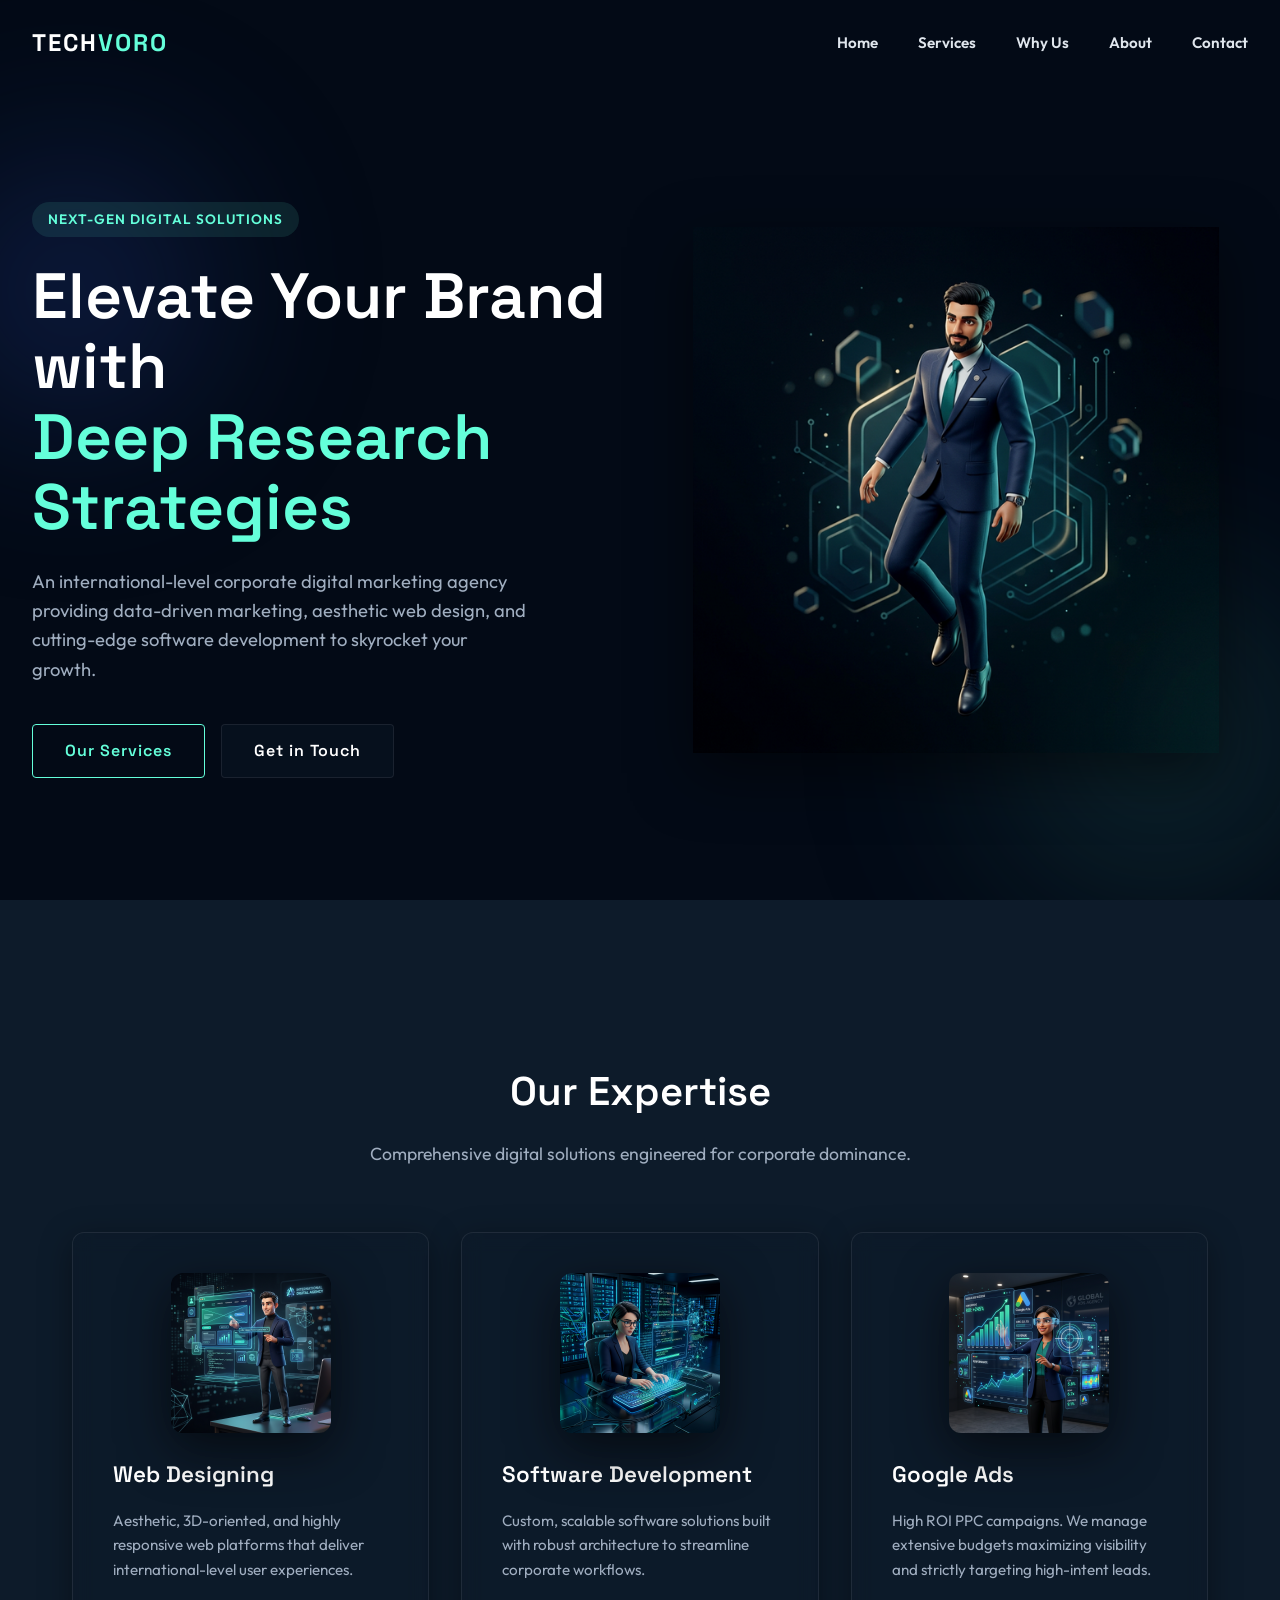
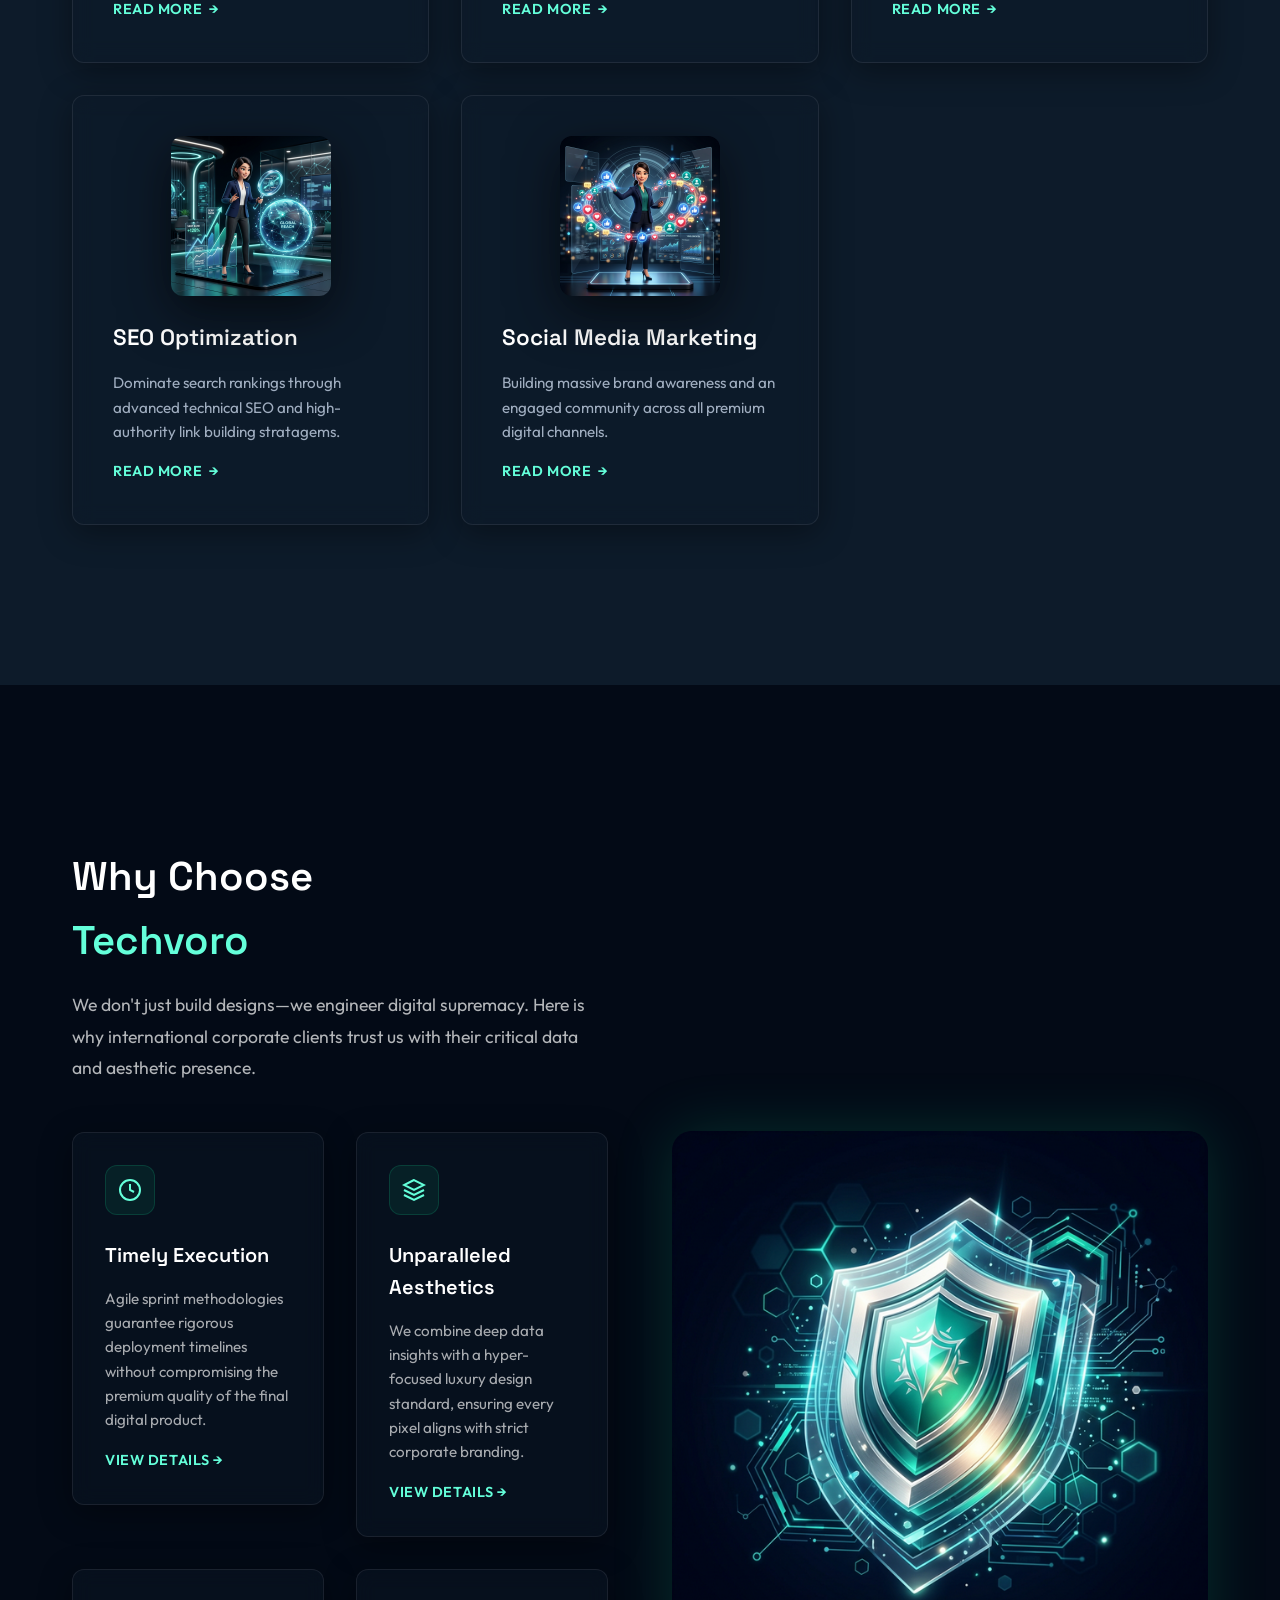
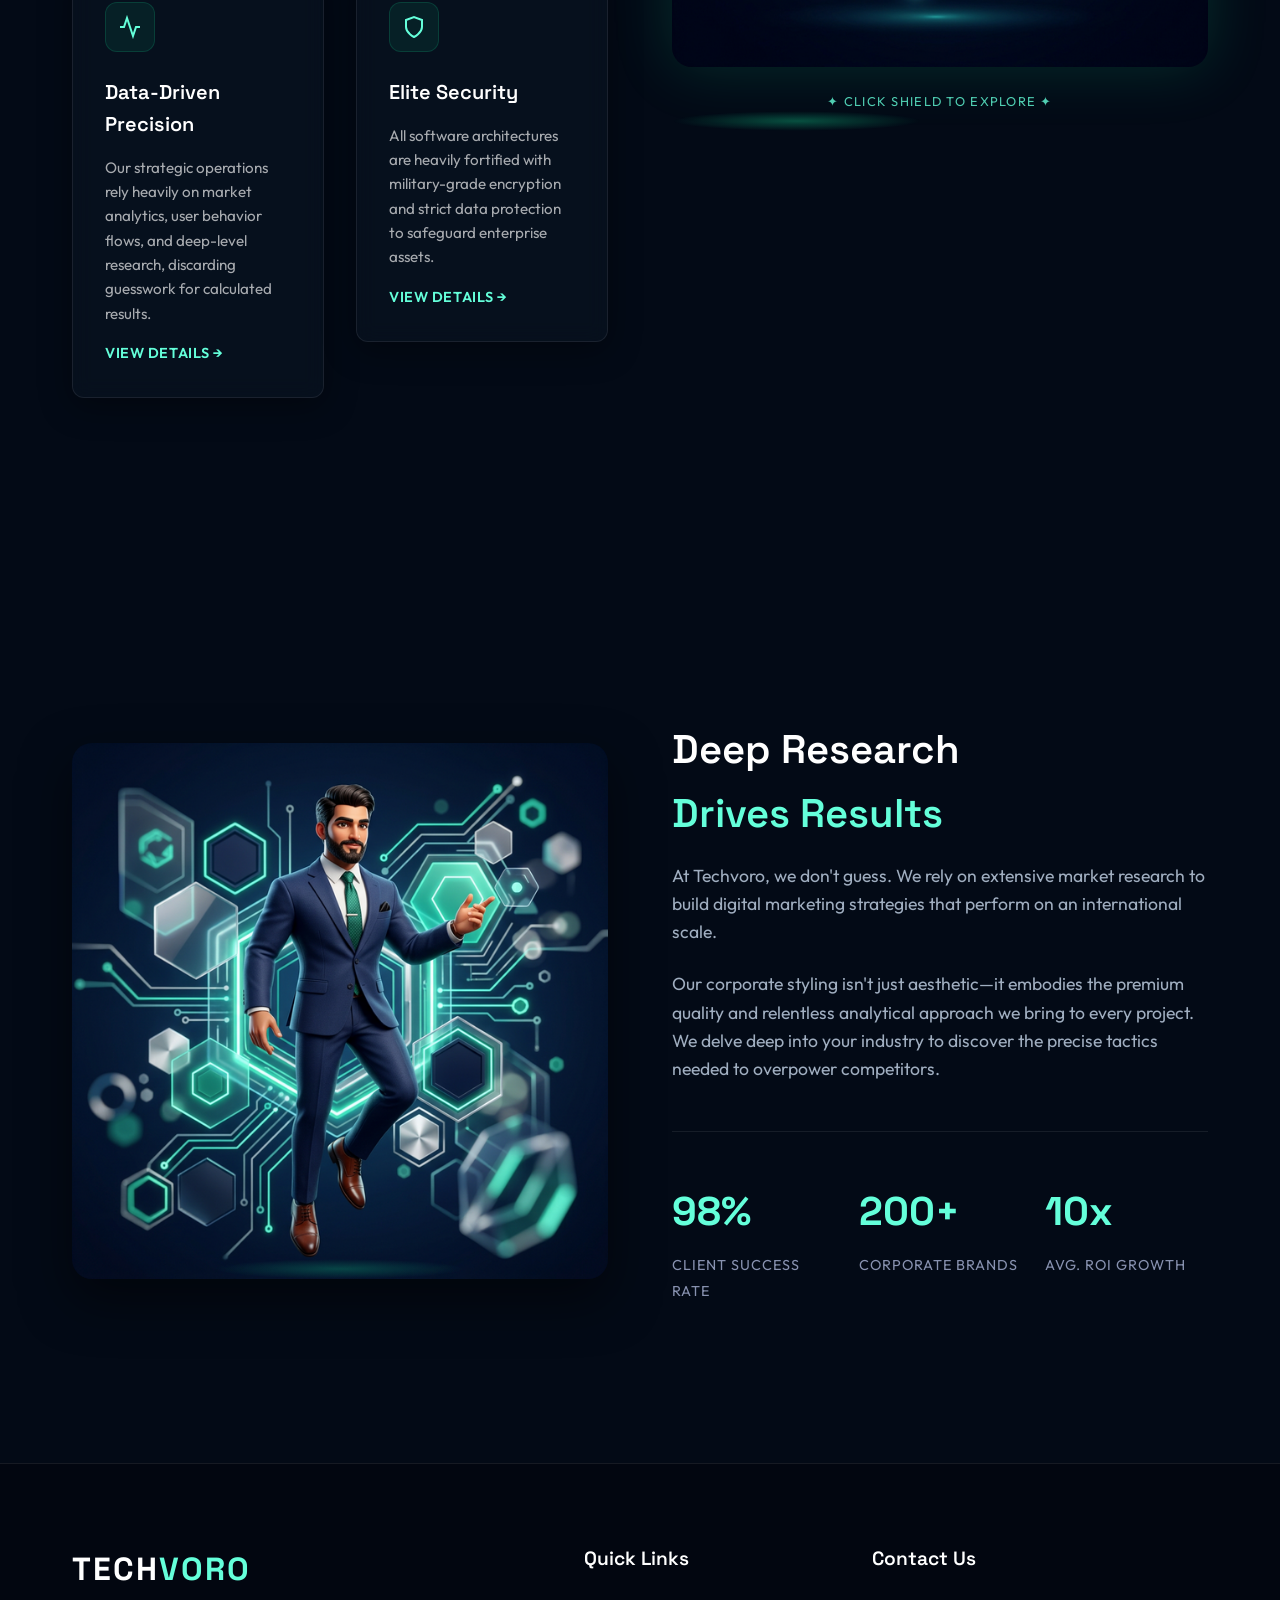
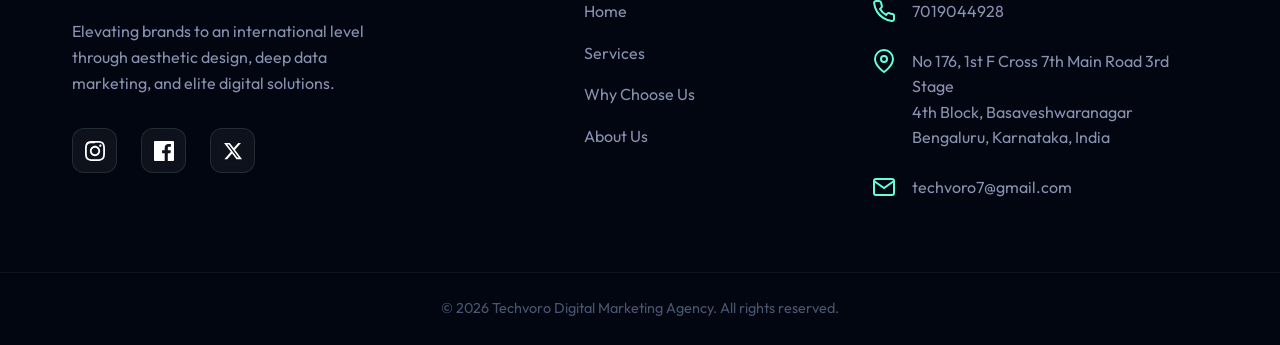
<file: index.html>
<!DOCTYPE html>
<html lang="en">
<head>
    <meta charset="UTF-8">
    <meta name="viewport" content="width=device-width, initial-scale=1.0">

    <!-- ===== PRIMARY SEO TAGS ===== -->
    <title>Techvoro | #1 Web Designing & Digital Marketing Agency in Bangalore</title>
    <meta name="description" content="Techvoro is Bangalore's top digital marketing agency offering premium web designing, social media marketing, SEO optimization, Google Ads & software development. Get found on Google. Call 7019044928.">
    <meta name="keywords" content="web designing company Bangalore, website design Bangalore, digital marketing agency Bangalore, social media marketing Bangalore, SEO company Bangalore, Google Ads agency Bangalore, social media management Bangalore, software development Bangalore, website design company Basaveshwaranagar, best web design Bangalore, social media advertising Bangalore, Instagram marketing Bangalore, Facebook ads Bangalore, LinkedIn marketing Bangalore, local SEO Bangalore, website development company Bangalore">
    <meta name="author" content="Techvoro Digital Marketing Agency">
    <meta name="robots" content="index, follow">
    <meta name="language" content="English">
    <meta name="geo.region" content="IN-KA">
    <meta name="geo.placename" content="Bangalore, Karnataka, India">
    <meta name="geo.position" content="12.9716;77.5946">
    <meta name="ICBM" content="12.9716, 77.5946">

    <!-- ===== CANONICAL URL ===== -->
    <link rel="canonical" href="https://techvoro.in/">

    <!-- ===== OPEN GRAPH (Facebook/WhatsApp sharing) ===== -->
    <meta property="og:type" content="website">
    <meta property="og:url" content="https://techvoro.in/">
    <meta property="og:title" content="Techvoro | #1 Web Designing & Digital Marketing Agency in Bangalore">
    <meta property="og:description" content="Premium web design, social media marketing, SEO & Google Ads in Bangalore. 200+ brands elevated. Call 7019044928.">
    <meta property="og:image" content="https://techvoro.in/assets/images/og-image.png">
    <meta property="og:locale" content="en_IN">
    <meta property="og:site_name" content="Techvoro">

    <!-- ===== TWITTER CARD ===== -->
    <meta name="twitter:card" content="summary_large_image">
    <meta name="twitter:title" content="Techvoro | Digital Marketing Agency Bangalore">
    <meta name="twitter:description" content="Web designing, social media marketing & SEO in Bangalore. Get your business ranked on Google today.">

    <!-- ===== LOCAL BUSINESS JSON-LD SCHEMA ===== -->
    <script type="application/ld+json">
    {
      "@context": "https://schema.org",
      "@type": "LocalBusiness",
      "@id": "https://techvoro.in/",
      "name": "Techvoro Digital Marketing Agency",
      "alternateName": "Techvoro",
      "description": "Techvoro is a premium digital marketing agency in Bangalore offering web designing, social media marketing, SEO optimization, Google Ads management and software development services.",
      "url": "https://techvoro.in",
      "telephone": "+917019044928",
      "email": "techvoro7@gmail.com",
      "foundingDate": "2020",
      "address": {
        "@type": "PostalAddress",
        "streetAddress": "No 176, 1st F Cross 7th Main Road, 3rd Stage, 4th Block",
        "addressLocality": "Basaveshwaranagar",
        "addressRegion": "Karnataka",
        "postalCode": "560079",
        "addressCountry": "IN"
      },
      "geo": {
        "@type": "GeoCoordinates",
        "latitude": 12.9716,
        "longitude": 77.5946
      },
      "openingHoursSpecification": {
        "@type": "OpeningHoursSpecification",
        "dayOfWeek": ["Monday","Tuesday","Wednesday","Thursday","Friday","Saturday"],
        "opens": "09:00",
        "closes": "19:00"
      },
      "serviceArea": {
        "@type": "City",
        "name": "Bangalore"
      },
      "areaServed": ["Bangalore", "Basaveshwaranagar", "Bengaluru", "Karnataka", "India"],
      "priceRange": "₹₹",
      "currenciesAccepted": "INR",
      "paymentAccepted": "Cash, UPI, Bank Transfer",
      "sameAs": [
        "https://www.instagram.com/techvoro/"
      ],
      "hasOfferCatalog": {
        "@type": "OfferCatalog",
        "name": "Digital Marketing Services",
        "itemListElement": [
          {"@type": "Offer", "itemOffered": {"@type": "Service", "name": "Web Designing", "description": "Premium corporate website design with 3D elements, glassmorphism and dark themes"}},
          {"@type": "Offer", "itemOffered": {"@type": "Service", "name": "Social Media Marketing", "description": "Full social media management, content creation and paid advertising on Instagram, Facebook, LinkedIn"}},
          {"@type": "Offer", "itemOffered": {"@type": "Service", "name": "SEO Optimization", "description": "Technical SEO, on-page and off-page optimization to rank your website on Google"}},
          {"@type": "Offer", "itemOffered": {"@type": "Service", "name": "Google Ads", "description": "High-ROI PPC campaigns on Google Search and Display network"}},
          {"@type": "Offer", "itemOffered": {"@type": "Service", "name": "Software Development", "description": "Custom software, web apps and SaaS platform development"}}
        ]
      },
      "aggregateRating": {
        "@type": "AggregateRating",
        "ratingValue": "5.0",
        "bestRating": "5",
        "worstRating": "1",
        "ratingCount": "47"
      }
    }
    </script>

    <!-- ===== WEBSITE SCHEMA ===== -->
    <script type="application/ld+json">
    {
      "@context": "https://schema.org",
      "@type": "WebSite",
      "url": "https://techvoro.in",
      "name": "Techvoro",
      "description": "Digital Marketing Agency in Bangalore – Web Design, SEO, Social Media Marketing",
      "potentialAction": {
        "@type": "SearchAction",
        "target": "https://techvoro.in/?s={search_term_string}",
        "query-input": "required name=search_term_string"
      }
    }
    </script>

    <link rel="preconnect" href="https://fonts.googleapis.com">
    <link rel="preconnect" href="https://fonts.gstatic.com" crossorigin>
    <link href="https://fonts.googleapis.com/css2?family=Outfit:wght@300;400;600;700&family=Space+Grotesk:wght@400;600&display=swap" rel="stylesheet">
    <link rel="stylesheet" href="css/style.css">
    <script src="js/main.js" defer></script>
</head>
<body>

    <!-- Navigation -->
    <nav id="navbar" class="glass-nav">
        <div class="nav-container">
            <a href="#" class="logo">TECH<span>VORO</span></a>
            <ul class="nav-links">
                <li><a href="#home">Home</a></li>
                <li><a href="#services">Services</a></li>
                <li><a href="#why-us">Why Us</a></li>
                <li><a href="#about">About</a></li>
                <li><a href="#contact">Contact</a></li>
            </ul>
            <div class="mobile-toggle" id="mobile-toggle">
                <svg viewBox="0 0 24 24" fill="none" stroke="currentColor" stroke-width="2"><line x1="3" y1="12" x2="21" y2="12"></line><line x1="3" y1="6" x2="21" y2="6"></line><line x1="3" y1="18" x2="21" y2="18"></line></svg>
            </div>
        </div>
    </nav>

    <!-- Hero Section -->
    <section id="home" class="hero-section">
        <div class="hero-background-elements">
            <!-- Decorative 3D elements will be added via CSS -->
            <div class="bg-shape circle"></div>
            <div class="bg-shape polygon"></div>
        </div>
        
        <div class="hero-content">
            <div class="hero-text fade-in-up">
                <div class="badge">Next-Gen Digital Solutions</div>
                <h1>Elevate Your Brand with <br><span class="accent">Deep Research Strategies</span></h1>
                <p>An international-level corporate digital marketing agency providing data-driven marketing, aesthetic web design, and cutting-edge software development to skyrocket your growth.</p>
                <div class="hero-actions">
                    <a href="#services" class="btn btn-primary">Our Services</a>
                    <a href="#contact" class="btn btn-secondary">Get in Touch</a>
                </div>
            </div>
            
            <div class="hero-graphics">
                <div class="avatar-container">
                    <div class="avatar-ring"></div>
                    <img src="assets/images/avatar.png" alt="Techvoro 3D Avatar" class="floating-avatar">
                    <div class="glow-underneath"></div>
                    <div class="chat-bubble">
                        <span class="typing-dot"></span><span class="typing-dot"></span><span class="typing-dot"></span>
                        <a href="https://wa.me/917019044928?text=Hey%20Techvoro,%20I'm%20interested%20in%20your%20services!" target="_blank" class="chat-text">Hey boss, how can I help you?</a>
                    </div>
                </div>
            </div>
        </div>
    </section>

    <!-- Services Section -->
    <section id="services" class="services-section section-padding">
        <div class="section-header text-center fade-in-up">
            <h2 class="section-title">Our Expertise</h2>
            <p class="section-subtitle">Comprehensive digital solutions engineered for corporate dominance.</p>
        </div>
        
        <div class="services-grid container">
            <!-- Service 1 -->
            <a href="web-designing.html" class="service-card-link">
                <div class="service-card glass-card fade-in-up" data-delay="100">
                    <div class="service-img-container">
                        <img src="assets/images/human_web_design.png" alt="Web Designing Company Bangalore - Techvoro" class="service-3d-img" loading="lazy">
                    </div>
                    <h3>Web Designing</h3>
                    <p>Aesthetic, 3D-oriented, and highly responsive web platforms that deliver international-level user experiences.</p>
                    <span class="read-more">Read More <span class="arrow">→</span></span>
                </div>
            </a>
            
            <!-- Service 2 -->
            <a href="software-development.html" class="service-card-link">
                <div class="service-card glass-card fade-in-up" data-delay="200">
                    <div class="service-img-container">
                        <img src="assets/images/human_software_dev.png" alt="Software Development Company Bangalore - Techvoro" class="service-3d-img" loading="lazy">
                    </div>
                    <h3>Software Development</h3>
                    <p>Custom, scalable software solutions built with robust architecture to streamline corporate workflows.</p>
                    <span class="read-more">Read More <span class="arrow">→</span></span>
                </div>
            </a>
            
            <!-- Service 3 -->
            <a href="google-ads.html" class="service-card-link">
                <div class="service-card glass-card fade-in-up" data-delay="300">
                    <div class="service-img-container">
                        <img src="assets/images/human_google_ads.png" alt="Google Ads Agency Bangalore - Techvoro" class="service-3d-img" loading="lazy">
                    </div>
                    <h3>Google Ads</h3>
                    <p>High ROI PPC campaigns. We manage extensive budgets maximizing visibility and strictly targeting high-intent leads.</p>
                    <span class="read-more">Read More <span class="arrow">→</span></span>
                </div>
            </a>
            
             <!-- Service 4 -->
            <a href="seo-optimization.html" class="service-card-link">
                <div class="service-card glass-card fade-in-up" data-delay="400">
                    <div class="service-img-container">
                        <img src="assets/images/human_seo.png" alt="SEO Company Bangalore - Techvoro" class="service-3d-img" loading="lazy">
                    </div>
                    <h3>SEO Optimization</h3>
                    <p>Dominate search rankings through advanced technical SEO and high-authority link building stratagems.</p>
                    <span class="read-more">Read More <span class="arrow">→</span></span>
                </div>
            </a>
            
             <!-- Service 5 -->
            <a href="social-media-marketing.html" class="service-card-link">
                <div class="service-card glass-card fade-in-up" data-delay="500">
                    <div class="service-img-container">
                        <img src="assets/images/human_smm.png" alt="Human Social Media Marketing 3D Icon" class="service-3d-img">
                    </div>
                    <h3>Social Media Marketing</h3>
                    <p>Building massive brand awareness and an engaged community across all premium digital channels.</p>
                    <span class="read-more">Read More <span class="arrow">→</span></span>
                </div>
            </a>
        </div>
    </section>

    <!-- Why Choose Us Section -->
    <section id="why-us" class="why-us-section section-padding">
        <div class="container why-us-container">
            <div class="why-us-content fade-in-up">
                <h2 class="section-title">Why Choose <br><span class="accent">Techvoro</span></h2>
                <p class="section-subtitle">We don't just build designs—we engineer digital supremacy. Here is why international corporate clients trust us with their critical data and aesthetic presence.</p>
                <div class="why-grid">
                    <a href="web-designing.html" class="why-card-link" style="text-decoration: none; color: inherit;">
                        <div class="why-card glass-card">
                            <div class="icon-wrapper">
                                <svg viewBox="0 0 24 24" fill="none" stroke="currentColor" stroke-width="2"><circle cx="12" cy="12" r="10"></circle><polyline points="12 6 12 12 16 14"></polyline></svg>
                            </div>
                            <h3>Timely Execution</h3>
                            <p>Agile sprint methodologies guarantee rigorous deployment timelines without compromising the premium quality of the final digital product.</p>
                            <span class="read-more" style="color: var(--color-accent); font-size: 0.9rem; margin-top: 1rem; font-weight: 600;">View Details →</span>
                        </div>
                    </a>
                    <a href="web-designing.html" class="why-card-link" style="text-decoration: none; color: inherit;">
                        <div class="why-card glass-card">
                            <div class="icon-wrapper">
                                <svg viewBox="0 0 24 24" fill="none" stroke="currentColor" stroke-width="2"><path d="M12 2L2 7l10 5 10-5-10-5zM2 17l10 5 10-5M2 12l10 5 10-5"></path></svg>
                            </div>
                            <h3>Unparalleled Aesthetics</h3>
                            <p>We combine deep data insights with a hyper-focused luxury design standard, ensuring every pixel aligns with strict corporate branding.</p>
                            <span class="read-more" style="color: var(--color-accent); font-size: 0.9rem; margin-top: 1rem; font-weight: 600;">View Details →</span>
                        </div>
                    </a>
                    <a href="web-designing.html" class="why-card-link" style="text-decoration: none; color: inherit;">
                        <div class="why-card glass-card">
                            <div class="icon-wrapper">
                                <svg viewBox="0 0 24 24" fill="none" stroke="currentColor" stroke-width="2"><polyline points="22 12 18 12 15 21 9 3 6 12 2 12"></polyline></svg>
                            </div>
                            <h3>Data-Driven Precision</h3>
                            <p>Our strategic operations rely heavily on market analytics, user behavior flows, and deep-level research, discarding guesswork for calculated results.</p>
                            <span class="read-more" style="color: var(--color-accent); font-size: 0.9rem; margin-top: 1rem; font-weight: 600;">View Details →</span>
                        </div>
                    </a>
                    <a href="web-designing.html" class="why-card-link" style="text-decoration: none; color: inherit;">
                        <div class="why-card glass-card">
                            <div class="icon-wrapper">
                                <svg viewBox="0 0 24 24" fill="none" stroke="currentColor" stroke-width="2"><path d="M12 22s8-4 8-10V5l-8-3-8 3v7c0 6 8 10 8 10z"></path></svg>
                            </div>
                            <h3>Elite Security</h3>
                            <p>All software architectures are heavily fortified with military-grade encryption and strict data protection to safeguard enterprise assets.</p>
                            <span class="read-more" style="color: var(--color-accent); font-size: 0.9rem; margin-top: 1rem; font-weight: 600;">View Details →</span>
                        </div>
                    </a>
                </div>
            </div>
            <div class="why-us-image-container fade-in-up" data-delay="300">
                <div class="interactive-shield-3d wrapper-3d" style="perspective: 1000px; transform-style: preserve-3d;">
                    <img id="shield-trigger" src="assets/images/why_us_shield.png" alt="Premium 3D Tech Shield — Click to explore" class="shield-img" title="Click to explore our advantages" style="max-width: 100%; border-radius: 20px; box-shadow: 0 0 60px rgba(16, 185, 129, 0.2), inset 0 0 20px rgba(255, 255, 255, 0.05); transition: transform 0.5s ease-out, box-shadow 0.3s ease; cursor: pointer;">
                    <div class="glow-underneath shield-glow" style="bottom: -20px; background: radial-gradient(ellipse at center, rgba(16, 185, 129, 0.4) 0%, rgba(0,0,0,0) 70%);"></div>
                    <p style="text-align:center; color: var(--color-accent); font-size: 0.8rem; letter-spacing: 0.1em; text-transform: uppercase; margin-top: 1rem; opacity: 0.8;">✦ Click Shield to Explore ✦</p>
                </div>
            </div>
        </div>
    </section>


    <!-- Research / About Section -->
    <section id="about" class="about-section section-padding">
        <div class="container about-container">
            <div class="about-images fade-in-up">
                <!-- Luxury 3D Avatar -->
                <div class="avatar-container" style="pointer-events: none;">
                    <img src="assets/images/about_avatar.png" alt="Luxury 3D Avatar" style="max-width: 100%; border-radius: 20px; box-shadow: 0 20px 50px rgba(0,0,0,0.5);">
                    <div class="glow-underneath" style="bottom: 0px; background: radial-gradient(ellipse at center, rgba(16, 185, 129, 0.3) 0%, rgba(0,0,0,0) 70%);"></div>
                </div>
            </div>
            <div class="about-text fade-in-up">
                <h2 class="section-title">Deep Research <br> <span class="accent">Drives Results</span></h2>
                <p>At Techvoro, we don't guess. We rely on extensive market research to build digital marketing strategies that perform on an international scale.</p>
                <p>Our corporate styling isn't just aesthetic—it embodies the premium quality and relentless analytical approach we bring to every project. We delve deep into your industry to discover the precise tactics needed to overpower competitors.</p>
                
                <ul class="stats-list">
                    <li>
                        <span class="stat-num">98%</span>
                        <span class="stat-label">Client Success Rate</span>
                    </li>
                    <li>
                        <span class="stat-num">200+</span>
                        <span class="stat-label">Corporate Brands</span>
                    </li>
                    <li>
                        <span class="stat-num">10x</span>
                        <span class="stat-label">Avg. ROI Growth</span>
                    </li>
                </ul>
            </div>
        </div>
    </section>

    <!-- Contact & Footer Section -->
    <footer id="contact" class="footer-section">
        <div class="container footer-content fade-in-up">
            <div class="footer-brand">
                <h2 class="logo large-logo">TECH<span>VORO</span></h2>
                <p class="company-desc">Elevating brands to an international level through aesthetic design, deep data marketing, and elite digital solutions.</p>
                <!-- Horizontal Social Media Bar -->
                <div class="social-bar">
                    <a href="https://www.instagram.com/techvoro/" target="_blank" class="social-link" title="Instagram">
                        <svg viewBox="0 0 24 24"><path d="M12 2.163c3.204 0 3.584.012 4.85.07 3.252.148 4.771 1.691 4.919 4.919.058 1.265.069 1.645.069 4.849 0 3.205-.012 3.584-.069 4.849-.149 3.225-1.664 4.771-4.919 4.919-1.266.058-1.644.07-4.85.07-3.204 0-3.584-.012-4.849-.07-3.26-.149-4.771-1.699-4.919-4.92-.058-1.265-.07-1.644-.07-4.849 0-3.204.013-3.04.07-4.349.148-3.225 1.664-4.771 4.919-4.919 1.266-.057 1.645-.069 4.849-.069zm0-2.163c-3.259 0-3.667.014-4.947.072-4.358.2-6.78 2.618-6.98 6.98-.059 1.281-.073 1.689-.073 4.948 0 3.259.014 3.668.072 4.948.2 4.358 2.618 6.78 6.98 6.98 1.281.058 1.689.072 4.948.072 3.259 0 3.668-.014 4.948-.072 4.354-.2 6.782-2.618 6.979-6.98.059-1.28.073-1.689.073-4.948 0-3.259-.014-3.667-.072-4.947-.196-4.354-2.617-6.78-6.979-6.98-1.281-.059-1.69-.073-4.949-.073zm0 5.838c-3.403 0-6.162 2.759-6.162 6.162s2.759 6.163 6.162 6.163 6.162-2.759 6.162-6.163c0-3.403-2.759-6.162-6.162-6.162zm0 10.162c-2.209 0-4-1.79-4-4 0-2.209 1.791-4 4-4s4 1.791 4 4c0 2.21-1.791 4-4 4zm6.406-11.845c-.796 0-1.441.645-1.441 1.44s.645 1.44 1.441 1.44c.795 0 1.439-.645 1.439-1.44s-.644-1.44-1.439-1.44z"/></svg>
                    </a>
                    <a href="#" class="social-link" title="Facebook">
                        <svg viewBox="0 0 24 24"><path d="M22.675 0h-21.35c-.732 0-1.325.593-1.325 1.325v21.351c0 .731.593 1.324 1.325 1.324h11.495v-9.294h-3.128v-3.622h3.128v-2.671c0-3.1 1.893-4.788 4.659-4.788 1.325 0 2.463.099 2.795.143v3.24h-1.918c-1.504 0-1.795.715-1.795 1.763v2.313h3.587l-.467 3.622h-3.12v9.293h6.116c.73 0 1.323-.593 1.323-1.325v-21.35c0-.732-.593-1.325-1.325-1.325z"/></svg>
                    </a>
                    <a href="#" class="social-link" title="X (Twitter)">
                        <svg viewBox="0 0 24 24"><path d="M18.244 2.25h3.308l-7.227 8.26 8.502 11.24H16.17l-5.214-6.817L4.99 21.75H1.68l7.73-8.835L1.254 2.25H8.134l4.713 6.231zm-1.161 17.52h1.833L7.084 4.126H5.117z"/></svg>
                    </a>
                </div>
            </div>
            
            <div class="footer-links">
                <h4>Quick Links</h4>
                <ul>
                    <li><a href="#home">Home</a></li>
                    <li><a href="#services">Services</a></li>
                    <li><a href="#why-us">Why Choose Us</a></li>
                    <li><a href="#about">About Us</a></li>
                </ul>
            </div>
            
            <div class="footer-contact">
                <h4>Contact Us</h4>
                <div class="contact-item">
                    <svg class="contact-icon" viewBox="0 0 24 24" fill="none" stroke="currentColor" stroke-width="2"><path d="M22 16.92v3a2 2 0 0 1-2.18 2 19.79 19.79 0 0 1-8.63-3.07 19.5 19.5 0 0 1-6-6 19.79 19.79 0 0 1-3.07-8.67A2 2 0 0 1 4.11 2h3a2 2 0 0 1 2 1.72 12.84 12.84 0 0 0 .7 2.81 2 2 0 0 1-.45 2.11L8.09 9.91a16 16 0 0 0 6 6l1.27-1.27a2 2 0 0 1 2.11-.45 12.84 12.84 0 0 0 2.81.7A2 2 0 0 1 22 16.92z"></path></svg>
                    <span>7019044928</span>
                </div>
                <div class="contact-item">
                    <svg class="contact-icon" viewBox="0 0 24 24" fill="none" stroke="currentColor" stroke-width="2"><path d="M21 10c0 7-9 13-9 13s-9-6-9-13a9 9 0 0 1 18 0z"></path><circle cx="12" cy="10" r="3"></circle></svg>
                    <span>No 176, 1st F Cross 7th Main Road 3rd Stage<br>4th Block, Basaveshwaranagar<br>Bengaluru, Karnataka, India</span>
                </div>
                <div class="contact-item">
                    <svg class="contact-icon" viewBox="0 0 24 24" fill="none" stroke="currentColor" stroke-width="2"><path d="M4 4h16c1.1 0 2 .9 2 2v12c0 1.1-.9 2-2 2H4c-1.1 0-2-.9-2-2V6c0-1.1.9-2 2-2z"></path><polyline points="22,6 12,13 2,6"></polyline></svg>
                    <a href="mailto:techvoro7@gmail.com" style="color: inherit; text-decoration: none;">techvoro7@gmail.com</a>
                </div>
            </div>
        </div>
        
        <div class="footer-bottom">
            <p>&copy; 2026 Techvoro Digital Marketing Agency. All rights reserved.</p>
        </div>
    </footer>

    <!-- ===== WHY US MODAL ===== -->
    <div id="why-us-modal" class="modal-overlay" role="dialog" aria-modal="true" aria-label="Why Choose Techvoro">
        <div class="modal-container">
            <!-- Close Button -->
            <button id="modal-close" class="modal-close" aria-label="Close">
                <svg viewBox="0 0 24 24" fill="none" stroke="currentColor" stroke-width="2.5" width="22" height="22"><line x1="18" y1="6" x2="6" y2="18"/><line x1="6" y1="6" x2="18" y2="18"/></svg>
            </button>

            <!-- Header -->
            <div class="modal-header">
                <div class="modal-badge">Our Advantage</div>
                <h2>Why Choose <span class="accent">Techvoro</span></h2>
                <p>We engineer digital supremacy. Here is why international corporate clients trust us.</p>
            </div>

            <!-- 4-Column Grid -->
            <div class="modal-grid">
                <!-- Pillar 1 -->
                <div class="modal-card">
                    <div class="modal-card-icon">
                        <svg viewBox="0 0 24 24" fill="none" stroke="currentColor" stroke-width="2"><circle cx="12" cy="12" r="10"/><polyline points="12 6 12 12 16 14"/></svg>
                    </div>
                    <h3>Timely Execution</h3>
                    <p>Agile sprint methodologies guarantee rigorous deployment timelines without compromising quality.</p>
                    <ul class="modal-list">
                        <li>Strict adherence to project milestones</li>
                        <li>Transparent real-time progress updates</li>
                        <li>Resource allocation optimization</li>
                        <li>Final QA and performance testing protocols</li>
                    </ul>
                </div>

                <!-- Pillar 2 -->
                <div class="modal-card">
                    <div class="modal-card-icon">
                        <svg viewBox="0 0 24 24" fill="none" stroke="currentColor" stroke-width="2"><path d="M12 2L2 7l10 5 10-5-10-5zM2 17l10 5 10-5M2 12l10 5 10-5"/></svg>
                    </div>
                    <h3>Unparalleled Aesthetics</h3>
                    <p>We combine deep data insights with a hyper-focused luxury design standard.</p>
                    <ul class="modal-list">
                        <li>Custom typography and color palettes</li>
                        <li>Visually stunning motion graphics</li>
                        <li>Seamless user experience (UX) design</li>
                        <li>Pixel-perfect front-end implementation</li>
                    </ul>
                </div>

                <!-- Pillar 3 -->
                <div class="modal-card">
                    <div class="modal-card-icon">
                        <svg viewBox="0 0 24 24" fill="none" stroke="currentColor" stroke-width="2"><polyline points="22 12 18 12 15 21 9 3 6 12 2 12"/></svg>
                    </div>
                    <h3>Data-Driven Precision</h3>
                    <p>Strategic operations rely on market analytics and deep-level research for calculated results.</p>
                    <ul class="modal-list">
                        <li>Advanced user segmentation and targeting</li>
                        <li>Multi-channel ROI tracking and analysis</li>
                        <li>A/B testing for continuous optimization</li>
                        <li>Data-backed content strategy development</li>
                    </ul>
                </div>

                <!-- Pillar 4 -->
                <div class="modal-card">
                    <div class="modal-card-icon">
                        <svg viewBox="0 0 24 24" fill="none" stroke="currentColor" stroke-width="2"><path d="M12 22s8-4 8-10V5l-8-3-8 3v7c0 6 8 10 8 10z"/></svg>
                    </div>
                    <h3>Elite Security</h3>
                    <p>All architectures are fortified with military-grade encryption and strict data protection.</p>
                    <ul class="modal-list">
                        <li>Robust firewalls and DDoS protection</li>
                        <li>Regular security audits and updates</li>
                        <li>Compliance with industry standards</li>
                        <li>Disaster recovery and backup solutions</li>
                    </ul>
                </div>
            </div>

            <!-- CTA -->
            <div class="modal-footer">
                <a href="https://wa.me/917019044928?text=Hey%20Techvoro,%20I'd%20like%20to%20know%20more!" target="_blank" class="btn btn-primary">Get Started on WhatsApp</a>
            </div>
        </div>
    </div>

</body>
</html>
</file>
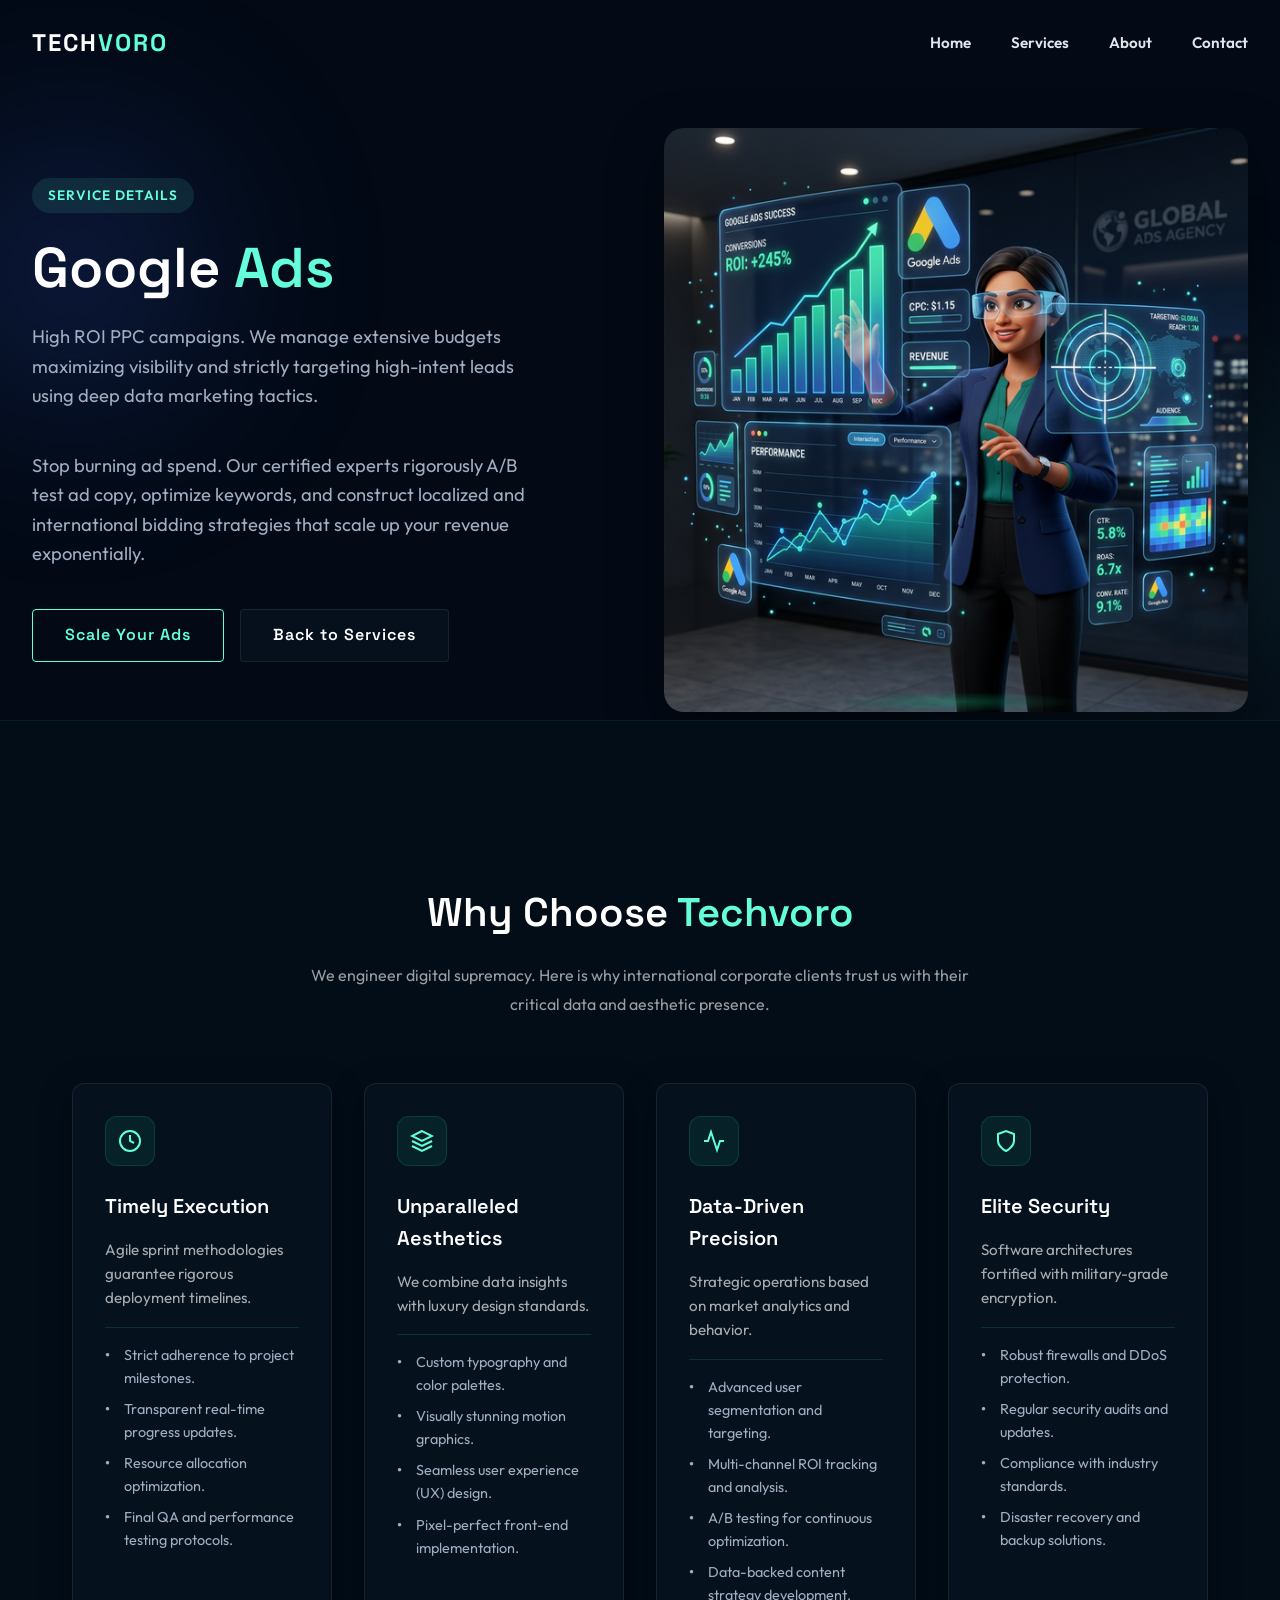
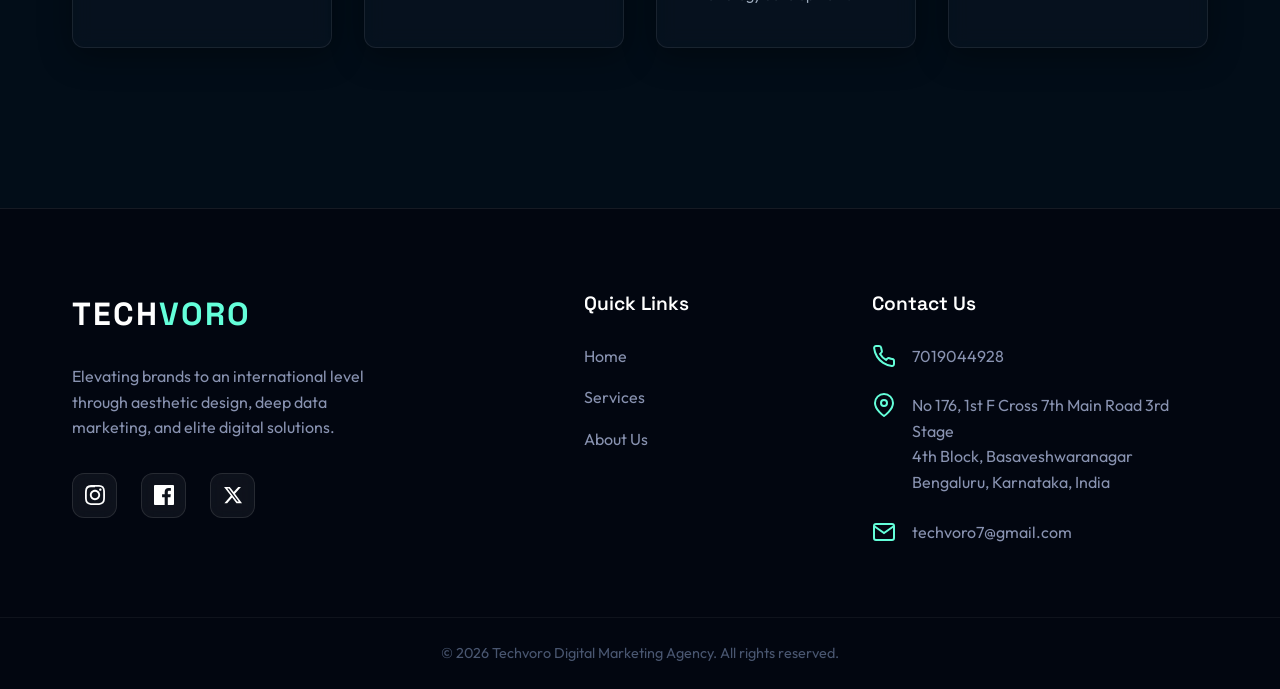
<file: google-ads.html>
<!DOCTYPE html>
<html lang="en">
<head>
    <meta charset="UTF-8">
    <meta name="viewport" content="width=device-width, initial-scale=1.0">

    <!-- ===== PRIMARY SEO TAGS ===== -->
    <title>Google Ads Agency in Bangalore | PPC Management & Lead Generation – Techvoro</title>
    <meta name="description" content="Best Google Ads agency in Bangalore. Techvoro manages high-ROI PPC campaigns, search ads & display ads targeting high-intent leads. 10x average ROI growth. Call 7019044928.">
    <meta name="keywords" content="Google Ads agency Bangalore, PPC company Bangalore, Google Ads management Bangalore, pay per click Bangalore, paid advertising Bangalore, Google search ads Bangalore, display ads Bangalore, lead generation Bangalore, Google Ads consultant Bangalore, performance marketing Bangalore, digital advertising Bangalore, online advertising Bangalore, SEM agency Bangalore">
    <meta name="author" content="Techvoro Digital Marketing Agency">
    <meta name="robots" content="index, follow">
    <meta name="geo.region" content="IN-KA">
    <meta name="geo.placename" content="Bangalore, Karnataka, India">

    <!-- ===== CANONICAL URL ===== -->
    <link rel="canonical" href="https://techvoro.in/google-ads.html">

    <!-- ===== OPEN GRAPH ===== -->
    <meta property="og:type" content="website">
    <meta property="og:url" content="https://techvoro.in/google-ads.html">
    <meta property="og:title" content="Google Ads Agency in Bangalore | Techvoro – High ROI PPC">
    <meta property="og:description" content="Top Google Ads management company in Bangalore. High-ROI PPC campaigns targeting high-intent leads. Call 7019044928.">
    <meta property="og:site_name" content="Techvoro">

    <!-- ===== SERVICE SCHEMA ===== -->
    <script type="application/ld+json">
    {
      "@context": "https://schema.org",
      "@type": "Service",
      "serviceType": "Google Ads Management",
      "name": "Google Ads Services in Bangalore",
      "description": "Professional Google Ads (PPC) management services in Bangalore including search ads, display ads, retargeting campaigns and lead generation strategies with high ROI.",
      "provider": {
        "@type": "LocalBusiness",
        "name": "Techvoro Digital Marketing Agency",
        "address": {"@type": "PostalAddress", "addressLocality": "Basaveshwaranagar", "addressRegion": "Karnataka", "addressCountry": "IN"},
        "telephone": "+917019044928",
        "url": "https://techvoro.in"
      },
      "areaServed": {"@type": "City", "name": "Bangalore"},
      "url": "https://techvoro.in/google-ads.html"
    }
    </script>

    <link rel="preconnect" href="https://fonts.googleapis.com">
    <link rel="preconnect" href="https://fonts.gstatic.com" crossorigin>
    <link href="https://fonts.googleapis.com/css2?family=Outfit:wght@300;400;600;700&family=Space+Grotesk:wght@400;600&display=swap" rel="stylesheet">
    <link rel="stylesheet" href="css/style.css">
    <script src="js/main.js" defer></script>
</head>
<body>

    <!-- Navigation -->
    <nav id="navbar" class="glass-nav scrolled">
        <div class="nav-container">
            <a href="index.html" class="logo">TECH<span>VORO</span></a>
            <ul class="nav-links">
                <li><a href="index.html#home">Home</a></li>
                <li><a href="index.html#services">Services</a></li>
                <li><a href="index.html#about">About</a></li>
                <li><a href="index.html#contact">Contact</a></li>
            </ul>
            <div class="mobile-toggle" id="mobile-toggle">
                <svg viewBox="0 0 24 24" fill="none" stroke="currentColor" stroke-width="2"><line x1="3" y1="12" x2="21" y2="12"></line><line x1="3" y1="6" x2="21" y2="6"></line><line x1="3" y1="18" x2="21" y2="18"></line></svg>
            </div>
        </div>
    </nav>

    <!-- Service Detail Hero Section -->
    <section class="hero-section" style="min-height: 80vh; padding-top: 120px;">
        <div class="hero-background-elements">
            <div class="bg-shape circle"></div>
            <div class="bg-shape polygon"></div>
        </div>
        
        <div class="hero-content" style="align-items: center;">
            <div class="hero-text fade-in-up" style="max-width: 600px;">
                <div class="badge">Service Details</div>
                <h1 style="font-size: 3.5rem;">Google <span class="accent">Ads</span></h1>
                <p>High ROI PPC campaigns. We manage extensive budgets maximizing visibility and strictly targeting high-intent leads using deep data marketing tactics.</p>
                <p>Stop burning ad spend. Our certified experts rigorously A/B test ad copy, optimize keywords, and construct localized and international bidding strategies that scale up your revenue exponentially.</p>
                <div class="hero-actions" style="margin-top: 2rem;">
                    <a href="https://wa.me/917019044928?text=Hey%20Techvoro,%20I'm%20interested%20in%20Google%20Ads%20services!" target="_blank" class="btn btn-primary">Scale Your Ads</a>
                    <a href="index.html#services" class="btn btn-secondary">Back to Services</a>
                </div>
            </div>
            
            <div class="hero-graphics fade-in-up" data-delay="200" style="height: auto;">
                <div class="avatar-container" style="pointer-events: none;">
                    <img src="assets/images/human_google_ads.png" alt="Google Ads 3D Illustration" style="max-width: 100%; border-radius: 20px; box-shadow: 0 20px 50px rgba(0,0,0,0.5);">
                    <div class="glow-underneath" style="bottom: 0px; background: radial-gradient(ellipse at center, rgba(16, 185, 129, 0.3) 0%, rgba(0,0,0,0) 70%);"></div>
                </div>
            </div>
        </div>
    </section>

    <!-- Why Choose Techvoro Section -->
    <section class="section-padding" style="background: rgba(16, 185, 129, 0.02); border-top: 1px solid rgba(16, 185, 129, 0.1);">
        <div class="container">
            <div style="text-align: center; margin-bottom: 4rem;">
                <h2 class="section-title">Why Choose <span class="accent">Techvoro</span></h2>
                <p style="color: rgba(255,255,255,0.6); max-width: 700px; margin: 1rem auto 0; line-height: 1.8;">We engineer digital supremacy. Here is why international corporate clients trust us with their critical data and aesthetic presence.</p>
            </div>
            
            <div class="subpage-why-grid">
                <!-- Pillar 1 -->
                <div class="why-card glass-card">
                    <div class="icon-wrapper">
                        <svg viewBox="0 0 24 24" fill="none" stroke="currentColor" stroke-width="2"><circle cx="12" cy="12" r="10"></circle><polyline points="12 6 12 12 16 14"></polyline></svg>
                    </div>
                    <h3>Timely Execution</h3>
                    <p>Agile sprint methodologies guarantee rigorous deployment timelines.</p>
                    <ul class="feature-list">
                        <li>Strict adherence to project milestones.</li>
                        <li>Transparent real-time progress updates.</li>
                        <li>Resource allocation optimization.</li>
                        <li>Final QA and performance testing protocols.</li>
                    </ul>
                </div>

                <!-- Pillar 2 -->
                <div class="why-card glass-card">
                    <div class="icon-wrapper">
                        <svg viewBox="0 0 24 24" fill="none" stroke="currentColor" stroke-width="2"><path d="M12 2L2 7l10 5 10-5-10-5zM2 17l10 5 10-5M2 12l10 5 10-5"></path></svg>
                    </div>
                    <h3>Unparalleled Aesthetics</h3>
                    <p>We combine data insights with luxury design standards.</p>
                    <ul class="feature-list">
                        <li>Custom typography and color palettes.</li>
                        <li>Visually stunning motion graphics.</li>
                        <li>Seamless user experience (UX) design.</li>
                        <li>Pixel-perfect front-end implementation.</li>
                    </ul>
                </div>

                <!-- Pillar 3 -->
                <div class="why-card glass-card">
                    <div class="icon-wrapper">
                        <svg viewBox="0 0 24 24" fill="none" stroke="currentColor" stroke-width="2"><polyline points="22 12 18 12 15 21 9 3 6 12 2 12"></polyline></svg>
                    </div>
                    <h3>Data-Driven Precision</h3>
                    <p>Strategic operations based on market analytics and behavior.</p>
                    <ul class="feature-list">
                        <li>Advanced user segmentation and targeting.</li>
                        <li>Multi-channel ROI tracking and analysis.</li>
                        <li>A/B testing for continuous optimization.</li>
                        <li>Data-backed content strategy development.</li>
                    </ul>
                </div>

                <!-- Pillar 4 -->
                <div class="why-card glass-card">
                    <div class="icon-wrapper">
                        <svg viewBox="0 0 24 24" fill="none" stroke="currentColor" stroke-width="2"><path d="M12 22s8-4 8-10V5l-8-3-8 3v7c0 6 8 10 8 10z"></path></svg>
                    </div>
                    <h3>Elite Security</h3>
                    <p>Software architectures fortified with military-grade encryption.</p>
                    <ul class="feature-list">
                        <li>Robust firewalls and DDoS protection.</li>
                        <li>Regular security audits and updates.</li>
                        <li>Compliance with industry standards.</li>
                        <li>Disaster recovery and backup solutions.</li>
                    </ul>
                </div>
            </div>
        </div>
    </section>

    <!-- Contact & Footer Section -->
    <footer id="contact" class="footer-section">
        <div class="container footer-content">
            <div class="footer-brand">
                <h2 class="logo large-logo">TECH<span>VORO</span></h2>
                <p class="company-desc">Elevating brands to an international level through aesthetic design, deep data marketing, and elite digital solutions.</p>
                <!-- Horizontal Social Media Bar -->
                <div class="social-bar">
                    <a href="https://www.instagram.com/techvoro/" target="_blank" class="social-link" title="Instagram">
                        <svg viewBox="0 0 24 24"><path d="M12 2.163c3.204 0 3.584.012 4.85.07 3.252.148 4.771 1.691 4.919 4.919.058 1.265.069 1.645.069 4.849 0 3.205-.012 3.584-.069 4.849-.149 3.225-1.664 4.771-4.919 4.919-1.266.058-1.644.07-4.85.07-3.204 0-3.584-.012-4.849-.07-3.26-.149-4.771-1.699-4.919-4.92-.058-1.265-.07-1.644-.07-4.849 0-3.204.013-3.04.07-4.349.148-3.225 1.664-4.771 4.919-4.919 1.266-.057 1.645-.069 4.849-.069zm0-2.163c-3.259 0-3.667.014-4.947.072-4.358.2-6.78 2.618-6.98 6.98-.059 1.281-.073 1.689-.073 4.948 0 3.259.014 3.668.072 4.948.2 4.358 2.618 6.78 6.98 6.98 1.281.058 1.689.072 4.948.072 3.259 0 3.668-.014 4.948-.072 4.354-.2 6.782-2.618 6.979-6.98.059-1.28.073-1.689.073-4.948 0-3.259-.014-3.667-.072-4.947-.196-4.354-2.617-6.78-6.979-6.98-1.281-.059-1.69-.073-4.949-.073zm0 5.838c-3.403 0-6.162 2.759-6.162 6.162s2.759 6.163 6.162 6.163 6.162-2.759 6.162-6.163c0-3.403-2.759-6.162-6.162-6.162zm0 10.162c-2.209 0-4-1.79-4-4 0-2.209 1.791-4 4-4s4 1.791 4 4c0 2.21-1.791 4-4 4zm6.406-11.845c-.796 0-1.441.645-1.441 1.44s.645 1.44 1.441 1.44c.795 0 1.439-.645 1.439-1.44s-.644-1.44-1.439-1.44z"/></svg>
                    </a>
                    <a href="#" class="social-link" title="Facebook">
                        <svg viewBox="0 0 24 24"><path d="M22.675 0h-21.35c-.732 0-1.325.593-1.325 1.325v21.351c0 .731.593 1.324 1.325 1.324h11.495v-9.294h-3.128v-3.622h3.128v-2.671c0-3.1 1.893-4.788 4.659-4.788 1.325 0 2.463.099 2.795.143v3.24h-1.918c-1.504 0-1.795.715-1.795 1.763v2.313h3.587l-.467 3.622h-3.12v9.293h6.116c.73 0 1.323-.593 1.323-1.325v-21.35c0-.732-.593-1.325-1.325-1.325z"/></svg>
                    </a>
                    <a href="#" class="social-link" title="X (Twitter)">
                        <svg viewBox="0 0 24 24"><path d="M18.244 2.25h3.308l-7.227 8.26 8.502 11.24H16.17l-5.214-6.817L4.99 21.75H1.68l7.73-8.835L1.254 2.25H8.134l4.713 6.231zm-1.161 17.52h1.833L7.084 4.126H5.117z"/></svg>
                    </a>
                </div>
            </div>
            
            <div class="footer-links">
                <h4>Quick Links</h4>
                <ul>
                    <li><a href="index.html#home">Home</a></li>
                    <li><a href="index.html#services">Services</a></li>
                    <li><a href="index.html#about">About Us</a></li>
                </ul>
            </div>
            
            <div class="footer-contact">
                <h4>Contact Us</h4>
                <div class="contact-item">
                    <svg class="contact-icon" viewBox="0 0 24 24" fill="none" stroke="currentColor" stroke-width="2"><path d="M22 16.92v3a2 2 0 0 1-2.18 2 19.79 19.79 0 0 1-8.63-3.07 19.5 19.5 0 0 1-6-6 19.79 19.79 0 0 1-3.07-8.67A2 2 0 0 1 4.11 2h3a2 2 0 0 1 2 1.72 12.84 12.84 0 0 0 .7 2.81 2 2 0 0 1-.45 2.11L8.09 9.91a16 16 0 0 0 6 6l1.27-1.27a2 2 0 0 1 2.11-.45 12.84 12.84 0 0 0 2.81.7A2 2 0 0 1 22 16.92z"></path></svg>
                    <span>7019044928</span>
                </div>
                <div class="contact-item">
                    <svg class="contact-icon" viewBox="0 0 24 24" fill="none" stroke="currentColor" stroke-width="2"><path d="M21 10c0 7-9 13-9 13s-9-6-9-13a9 9 0 0 1 18 0z"></path><circle cx="12" cy="10" r="3"></circle></svg>
                    <span>No 176, 1st F Cross 7th Main Road 3rd Stage<br>4th Block, Basaveshwaranagar<br>Bengaluru, Karnataka, India</span>
                </div>
                <div class="contact-item">
                    <svg class="contact-icon" viewBox="0 0 24 24" fill="none" stroke="currentColor" stroke-width="2"><path d="M4 4h16c1.1 0 2 .9 2 2v12c0 1.1-.9 2-2 2H4c-1.1 0-2-.9-2-2V6c0-1.1.9-2 2-2z"></path><polyline points="22,6 12,13 2,6"></polyline></svg>
                    <a href="mailto:techvoro7@gmail.com" style="color: inherit; text-decoration: none;">techvoro7@gmail.com</a>
                </div>
            </div>
        </div>
        
        <div class="footer-bottom">
            <p>&copy; 2026 Techvoro Digital Marketing Agency. All rights reserved.</p>
        </div>
    </footer>

</body>
</html>
</file>
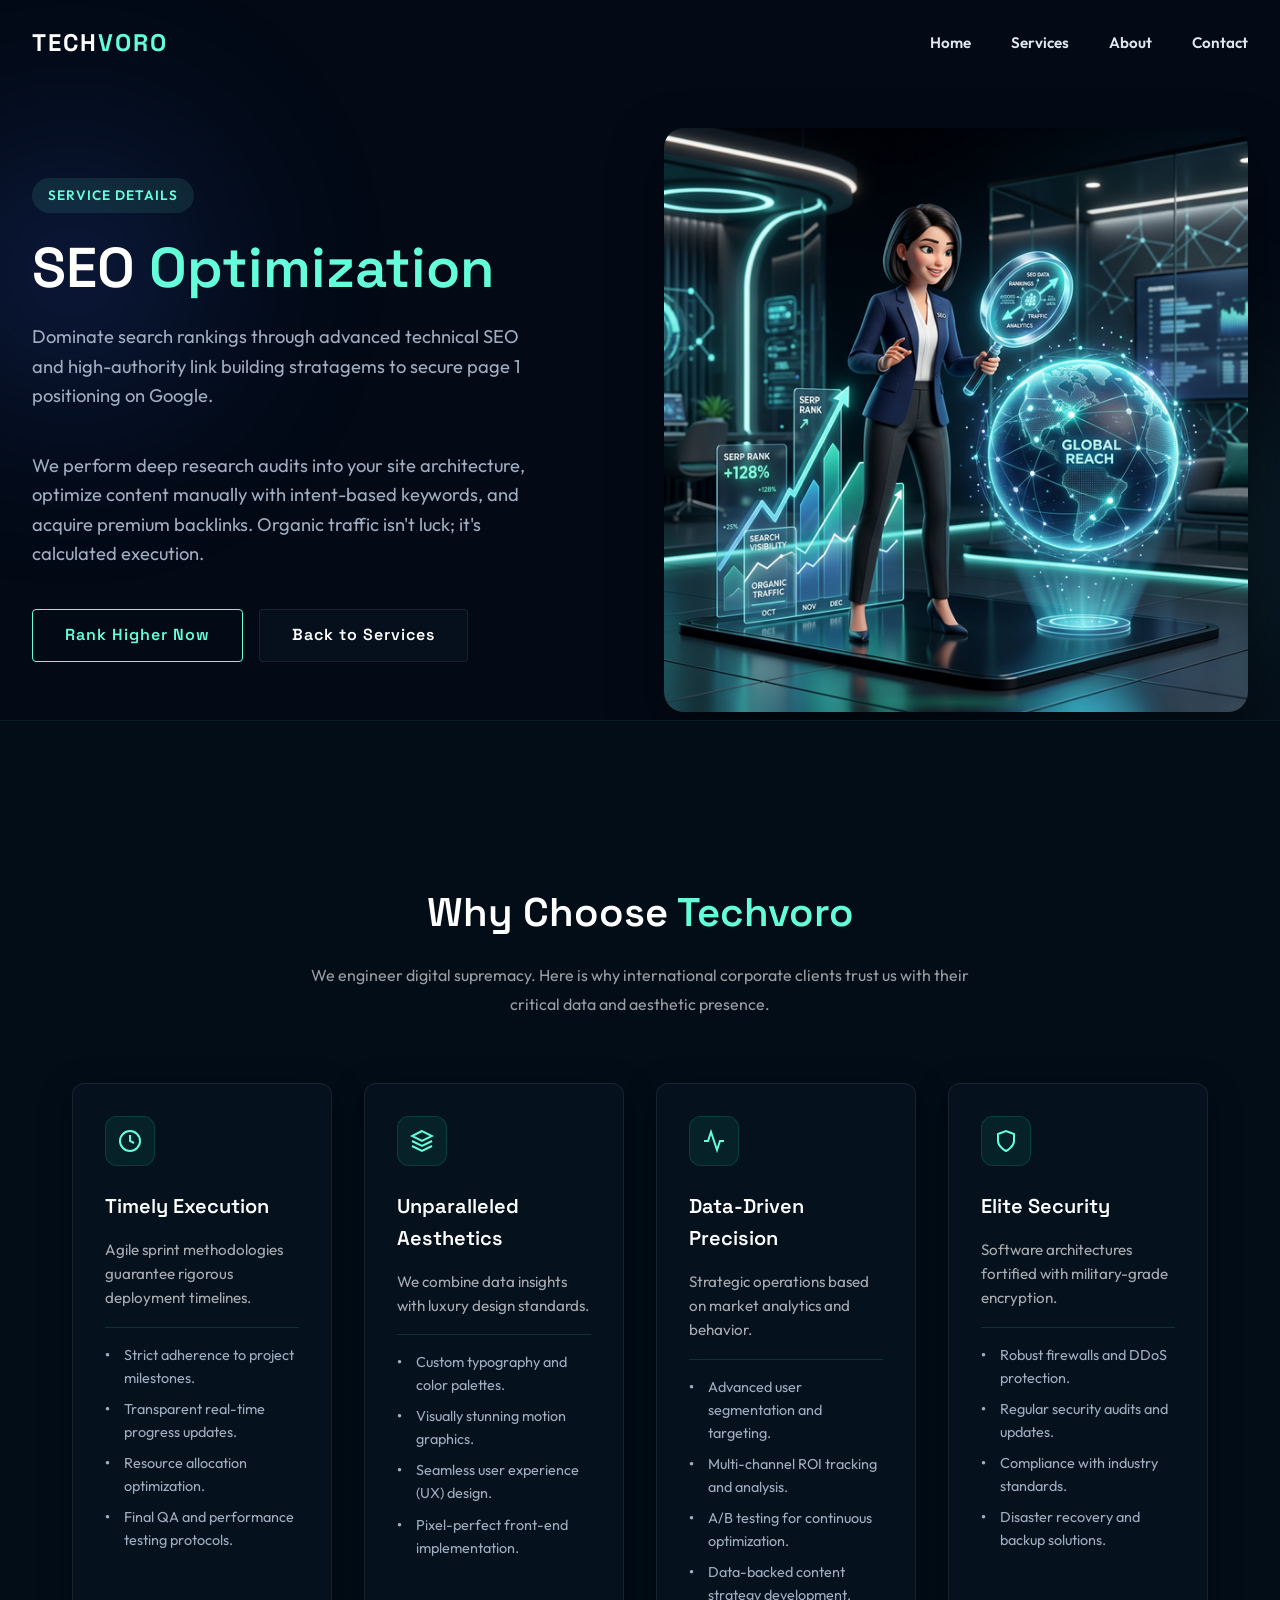
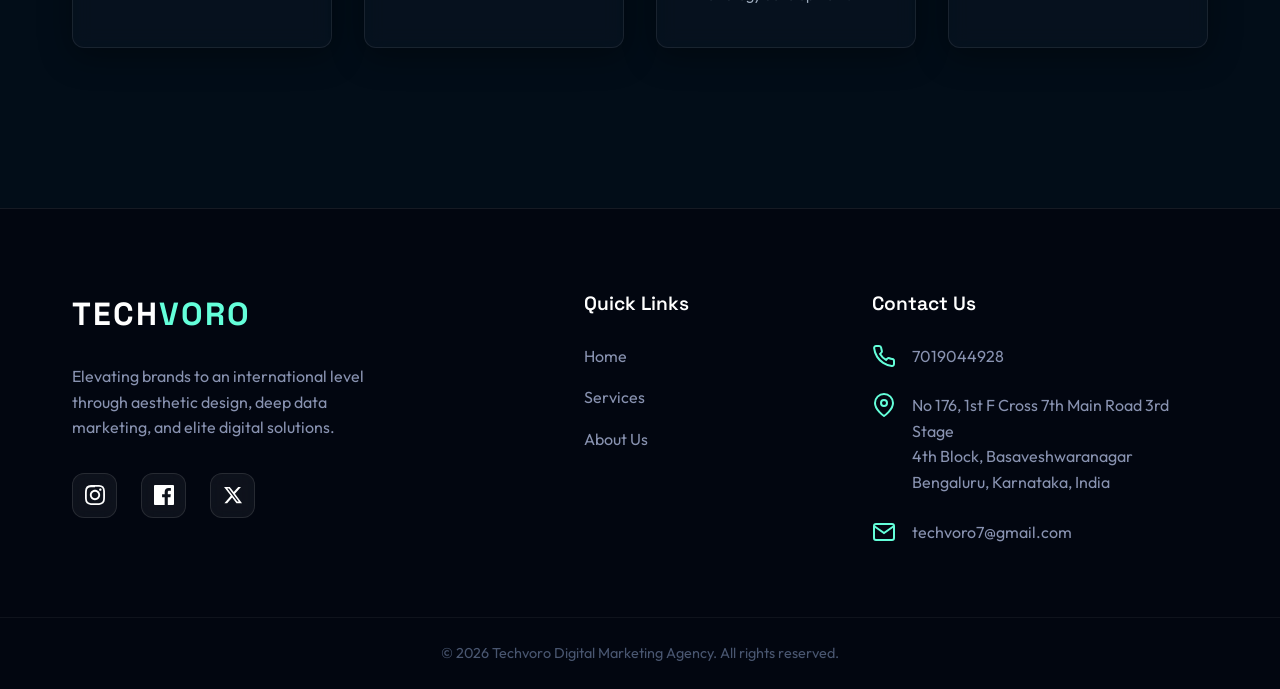
<file: seo-optimization.html>
<!DOCTYPE html>
<html lang="en">
<head>
    <meta charset="UTF-8">
    <meta name="viewport" content="width=device-width, initial-scale=1.0">

    <!-- ===== PRIMARY SEO TAGS ===== -->
    <title>SEO Company in Bangalore | Rank #1 on Google Search – Techvoro</title>
    <meta name="description" content="Best SEO company in Bangalore. Techvoro delivers advanced technical SEO, local SEO, link building & content optimization to rank your business #1 on Google. Get a free audit – Call 7019044928.">
    <meta name="keywords" content="SEO company Bangalore, SEO agency Bangalore, search engine optimization Bangalore, local SEO Bangalore, Google ranking Bangalore, best SEO services Bangalore, technical SEO Bangalore, SEO consultant Bangalore, website SEO Bangalore, off page SEO Bangalore, on page SEO Bangalore, link building Bangalore, keyword research Bangalore, Google first page Bangalore, digital marketing SEO Bangalore">
    <meta name="author" content="Techvoro Digital Marketing Agency">
    <meta name="robots" content="index, follow">
    <meta name="geo.region" content="IN-KA">
    <meta name="geo.placename" content="Bangalore, Karnataka, India">

    <!-- ===== CANONICAL URL ===== -->
    <link rel="canonical" href="https://techvoro.in/seo-optimization.html">

    <!-- ===== OPEN GRAPH ===== -->
    <meta property="og:type" content="website">
    <meta property="og:url" content="https://techvoro.in/seo-optimization.html">
    <meta property="og:title" content="SEO Company in Bangalore | Rank #1 on Google – Techvoro">
    <meta property="og:description" content="Top SEO agency in Bangalore. Rank your website #1 on Google with technical SEO, local SEO & link building. Call 7019044928.">
    <meta property="og:site_name" content="Techvoro">

    <!-- ===== SERVICE SCHEMA ===== -->
    <script type="application/ld+json">
    {
      "@context": "https://schema.org",
      "@type": "Service",
      "serviceType": "SEO Optimization",
      "name": "SEO Services in Bangalore",
      "description": "Professional SEO optimization services in Bangalore to rank your business website on Google's first page through technical SEO, local SEO, content optimization and authority link building.",
      "provider": {
        "@type": "LocalBusiness",
        "name": "Techvoro Digital Marketing Agency",
        "address": {"@type": "PostalAddress", "addressLocality": "Basaveshwaranagar", "addressRegion": "Karnataka", "addressCountry": "IN"},
        "telephone": "+917019044928",
        "url": "https://techvoro.in"
      },
      "areaServed": {"@type": "City", "name": "Bangalore"},
      "url": "https://techvoro.in/seo-optimization.html"
    }
    </script>

    <link rel="preconnect" href="https://fonts.googleapis.com">
    <link rel="preconnect" href="https://fonts.gstatic.com" crossorigin>
    <link href="https://fonts.googleapis.com/css2?family=Outfit:wght@300;400;600;700&family=Space+Grotesk:wght@400;600&display=swap" rel="stylesheet">
    <link rel="stylesheet" href="css/style.css">
    <script src="js/main.js" defer></script>
</head>
<body>

    <!-- Navigation -->
    <nav id="navbar" class="glass-nav scrolled">
        <div class="nav-container">
            <a href="index.html" class="logo">TECH<span>VORO</span></a>
            <ul class="nav-links">
                <li><a href="index.html#home">Home</a></li>
                <li><a href="index.html#services">Services</a></li>
                <li><a href="index.html#about">About</a></li>
                <li><a href="index.html#contact">Contact</a></li>
            </ul>
            <div class="mobile-toggle" id="mobile-toggle">
                <svg viewBox="0 0 24 24" fill="none" stroke="currentColor" stroke-width="2"><line x1="3" y1="12" x2="21" y2="12"></line><line x1="3" y1="6" x2="21" y2="6"></line><line x1="3" y1="18" x2="21" y2="18"></line></svg>
            </div>
        </div>
    </nav>

    <!-- Service Detail Hero Section -->
    <section class="hero-section" style="min-height: 80vh; padding-top: 120px;">
        <div class="hero-background-elements">
            <div class="bg-shape circle"></div>
            <div class="bg-shape polygon"></div>
        </div>
        
        <div class="hero-content" style="align-items: center;">
            <div class="hero-text fade-in-up" style="max-width: 600px;">
                <div class="badge">Service Details</div>
                <h1 style="font-size: 3.5rem;">SEO <span class="accent">Optimization</span></h1>
                <p>Dominate search rankings through advanced technical SEO and high-authority link building stratagems to secure page 1 positioning on Google.</p>
                <p>We perform deep research audits into your site architecture, optimize content manually with intent-based keywords, and acquire premium backlinks. Organic traffic isn't luck; it's calculated execution.</p>
                <div class="hero-actions" style="margin-top: 2rem;">
                    <a href="https://wa.me/917019044928?text=Hey%20Techvoro,%20I'm%20interested%20in%20SEO%20Optimization%20services!" target="_blank" class="btn btn-primary">Rank Higher Now</a>
                    <a href="index.html#services" class="btn btn-secondary">Back to Services</a>
                </div>
            </div>
            
            <div class="hero-graphics fade-in-up" data-delay="200" style="height: auto;">
                <div class="avatar-container" style="pointer-events: none;">
                    <img src="assets/images/human_seo.png" alt="SEO 3D Illustration" style="max-width: 100%; border-radius: 20px; box-shadow: 0 20px 50px rgba(0,0,0,0.5);">
                    <div class="glow-underneath" style="bottom: 0px; background: radial-gradient(ellipse at center, rgba(16, 185, 129, 0.3) 0%, rgba(0,0,0,0) 70%);"></div>
                </div>
            </div>
        </div>
    </section>

    <!-- Why Choose Techvoro Section -->
    <section class="section-padding" style="background: rgba(16, 185, 129, 0.02); border-top: 1px solid rgba(16, 185, 129, 0.1);">
        <div class="container">
            <div style="text-align: center; margin-bottom: 4rem;">
                <h2 class="section-title">Why Choose <span class="accent">Techvoro</span></h2>
                <p style="color: rgba(255,255,255,0.6); max-width: 700px; margin: 1rem auto 0; line-height: 1.8;">We engineer digital supremacy. Here is why international corporate clients trust us with their critical data and aesthetic presence.</p>
            </div>
            
            <div class="subpage-why-grid">
                <!-- Pillar 1 -->
                <div class="why-card glass-card">
                    <div class="icon-wrapper">
                        <svg viewBox="0 0 24 24" fill="none" stroke="currentColor" stroke-width="2"><circle cx="12" cy="12" r="10"></circle><polyline points="12 6 12 12 16 14"></polyline></svg>
                    </div>
                    <h3>Timely Execution</h3>
                    <p>Agile sprint methodologies guarantee rigorous deployment timelines.</p>
                    <ul class="feature-list">
                        <li>Strict adherence to project milestones.</li>
                        <li>Transparent real-time progress updates.</li>
                        <li>Resource allocation optimization.</li>
                        <li>Final QA and performance testing protocols.</li>
                    </ul>
                </div>

                <!-- Pillar 2 -->
                <div class="why-card glass-card">
                    <div class="icon-wrapper">
                        <svg viewBox="0 0 24 24" fill="none" stroke="currentColor" stroke-width="2"><path d="M12 2L2 7l10 5 10-5-10-5zM2 17l10 5 10-5M2 12l10 5 10-5"></path></svg>
                    </div>
                    <h3>Unparalleled Aesthetics</h3>
                    <p>We combine data insights with luxury design standards.</p>
                    <ul class="feature-list">
                        <li>Custom typography and color palettes.</li>
                        <li>Visually stunning motion graphics.</li>
                        <li>Seamless user experience (UX) design.</li>
                        <li>Pixel-perfect front-end implementation.</li>
                    </ul>
                </div>

                <!-- Pillar 3 -->
                <div class="why-card glass-card">
                    <div class="icon-wrapper">
                        <svg viewBox="0 0 24 24" fill="none" stroke="currentColor" stroke-width="2"><polyline points="22 12 18 12 15 21 9 3 6 12 2 12"></polyline></svg>
                    </div>
                    <h3>Data-Driven Precision</h3>
                    <p>Strategic operations based on market analytics and behavior.</p>
                    <ul class="feature-list">
                        <li>Advanced user segmentation and targeting.</li>
                        <li>Multi-channel ROI tracking and analysis.</li>
                        <li>A/B testing for continuous optimization.</li>
                        <li>Data-backed content strategy development.</li>
                    </ul>
                </div>

                <!-- Pillar 4 -->
                <div class="why-card glass-card">
                    <div class="icon-wrapper">
                        <svg viewBox="0 0 24 24" fill="none" stroke="currentColor" stroke-width="2"><path d="M12 22s8-4 8-10V5l-8-3-8 3v7c0 6 8 10 8 10z"></path></svg>
                    </div>
                    <h3>Elite Security</h3>
                    <p>Software architectures fortified with military-grade encryption.</p>
                    <ul class="feature-list">
                        <li>Robust firewalls and DDoS protection.</li>
                        <li>Regular security audits and updates.</li>
                        <li>Compliance with industry standards.</li>
                        <li>Disaster recovery and backup solutions.</li>
                    </ul>
                </div>
            </div>
        </div>
    </section>

    <!-- Contact & Footer Section -->
    <footer id="contact" class="footer-section">
        <div class="container footer-content">
            <div class="footer-brand">
                <h2 class="logo large-logo">TECH<span>VORO</span></h2>
                <p class="company-desc">Elevating brands to an international level through aesthetic design, deep data marketing, and elite digital solutions.</p>
                <!-- Horizontal Social Media Bar -->
                <div class="social-bar">
                    <a href="https://www.instagram.com/techvoro/" target="_blank" class="social-link" title="Instagram">
                        <svg viewBox="0 0 24 24"><path d="M12 2.163c3.204 0 3.584.012 4.85.07 3.252.148 4.771 1.691 4.919 4.919.058 1.265.069 1.645.069 4.849 0 3.205-.012 3.584-.069 4.849-.149 3.225-1.664 4.771-4.919 4.919-1.266.058-1.644.07-4.85.07-3.204 0-3.584-.012-4.849-.07-3.26-.149-4.771-1.699-4.919-4.92-.058-1.265-.07-1.644-.07-4.849 0-3.204.013-3.04.07-4.349.148-3.225 1.664-4.771 4.919-4.919 1.266-.057 1.645-.069 4.849-.069zm0-2.163c-3.259 0-3.667.014-4.947.072-4.358.2-6.78 2.618-6.98 6.98-.059 1.281-.073 1.689-.073 4.948 0 3.259.014 3.668.072 4.948.2 4.358 2.618 6.78 6.98 6.98 1.281.058 1.689.072 4.948.072 3.259 0 3.668-.014 4.948-.072 4.354-.2 6.782-2.618 6.979-6.98.059-1.28.073-1.689.073-4.948 0-3.259-.014-3.667-.072-4.947-.196-4.354-2.617-6.78-6.979-6.98-1.281-.059-1.69-.073-4.949-.073zm0 5.838c-3.403 0-6.162 2.759-6.162 6.162s2.759 6.163 6.162 6.163 6.162-2.759 6.162-6.163c0-3.403-2.759-6.162-6.162-6.162zm0 10.162c-2.209 0-4-1.79-4-4 0-2.209 1.791-4 4-4s4 1.791 4 4c0 2.21-1.791 4-4 4zm6.406-11.845c-.796 0-1.441.645-1.441 1.44s.645 1.44 1.441 1.44c.795 0 1.439-.645 1.439-1.44s-.644-1.44-1.439-1.44z"/></svg>
                    </a>
                    <a href="#" class="social-link" title="Facebook">
                        <svg viewBox="0 0 24 24"><path d="M22.675 0h-21.35c-.732 0-1.325.593-1.325 1.325v21.351c0 .731.593 1.324 1.325 1.324h11.495v-9.294h-3.128v-3.622h3.128v-2.671c0-3.1 1.893-4.788 4.659-4.788 1.325 0 2.463.099 2.795.143v3.24h-1.918c-1.504 0-1.795.715-1.795 1.763v2.313h3.587l-.467 3.622h-3.12v9.293h6.116c.73 0 1.323-.593 1.323-1.325v-21.35c0-.732-.593-1.325-1.325-1.325z"/></svg>
                    </a>
                    <a href="#" class="social-link" title="X (Twitter)">
                        <svg viewBox="0 0 24 24"><path d="M18.244 2.25h3.308l-7.227 8.26 8.502 11.24H16.17l-5.214-6.817L4.99 21.75H1.68l7.73-8.835L1.254 2.25H8.134l4.713 6.231zm-1.161 17.52h1.833L7.084 4.126H5.117z"/></svg>
                    </a>
                </div>
            </div>
            
            <div class="footer-links">
                <h4>Quick Links</h4>
                <ul>
                    <li><a href="index.html#home">Home</a></li>
                    <li><a href="index.html#services">Services</a></li>
                    <li><a href="index.html#about">About Us</a></li>
                </ul>
            </div>
            
            <div class="footer-contact">
                <h4>Contact Us</h4>
                <div class="contact-item">
                    <svg class="contact-icon" viewBox="0 0 24 24" fill="none" stroke="currentColor" stroke-width="2"><path d="M22 16.92v3a2 2 0 0 1-2.18 2 19.79 19.79 0 0 1-8.63-3.07 19.5 19.5 0 0 1-6-6 19.79 19.79 0 0 1-3.07-8.67A2 2 0 0 1 4.11 2h3a2 2 0 0 1 2 1.72 12.84 12.84 0 0 0 .7 2.81 2 2 0 0 1-.45 2.11L8.09 9.91a16 16 0 0 0 6 6l1.27-1.27a2 2 0 0 1 2.11-.45 12.84 12.84 0 0 0 2.81.7A2 2 0 0 1 22 16.92z"></path></svg>
                    <span>7019044928</span>
                </div>
                <div class="contact-item">
                    <svg class="contact-icon" viewBox="0 0 24 24" fill="none" stroke="currentColor" stroke-width="2"><path d="M21 10c0 7-9 13-9 13s-9-6-9-13a9 9 0 0 1 18 0z"></path><circle cx="12" cy="10" r="3"></circle></svg>
                    <span>No 176, 1st F Cross 7th Main Road 3rd Stage<br>4th Block, Basaveshwaranagar<br>Bengaluru, Karnataka, India</span>
                </div>
                <div class="contact-item">
                    <svg class="contact-icon" viewBox="0 0 24 24" fill="none" stroke="currentColor" stroke-width="2"><path d="M4 4h16c1.1 0 2 .9 2 2v12c0 1.1-.9 2-2 2H4c-1.1 0-2-.9-2-2V6c0-1.1.9-2 2-2z"></path><polyline points="22,6 12,13 2,6"></polyline></svg>
                    <a href="mailto:techvoro7@gmail.com" style="color: inherit; text-decoration: none;">techvoro7@gmail.com</a>
                </div>
            </div>
        </div>
        
        <div class="footer-bottom">
            <p>&copy; 2026 Techvoro Digital Marketing Agency. All rights reserved.</p>
        </div>
    </footer>

</body>
</html>
</file>
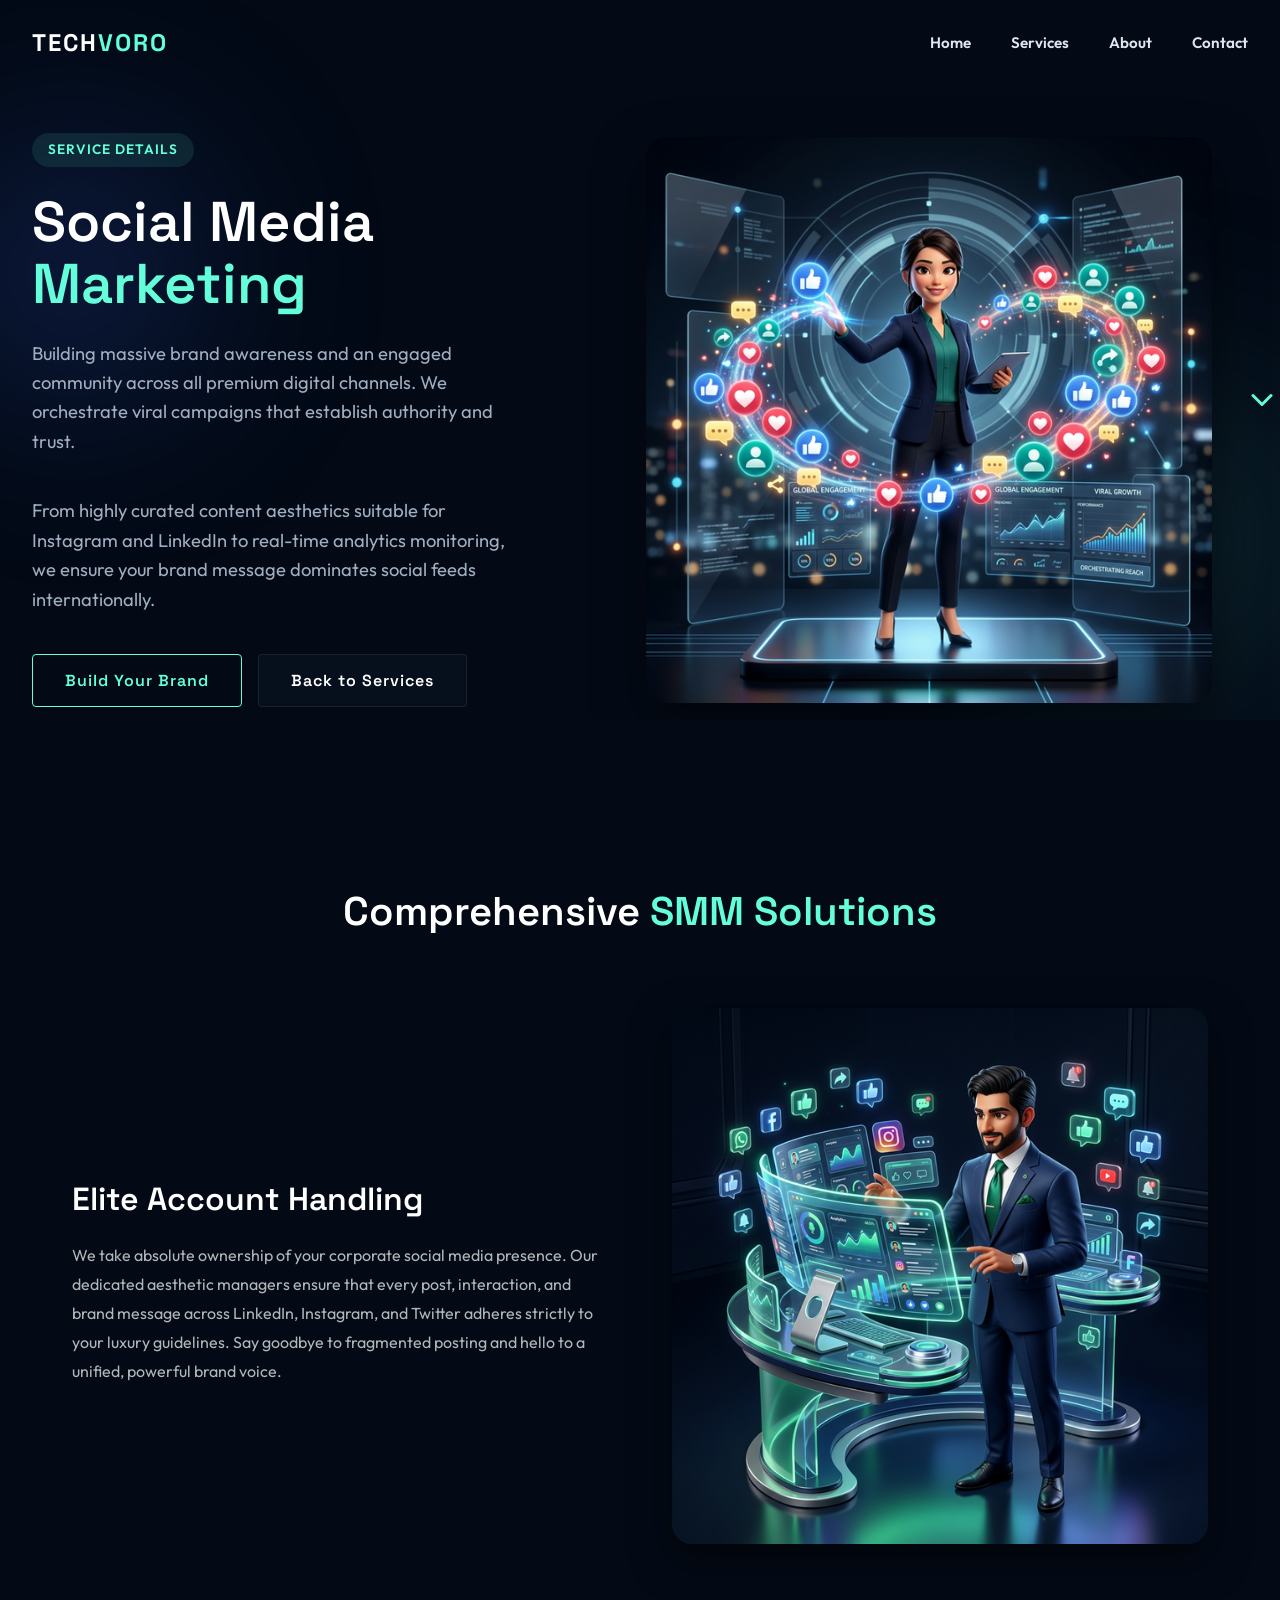
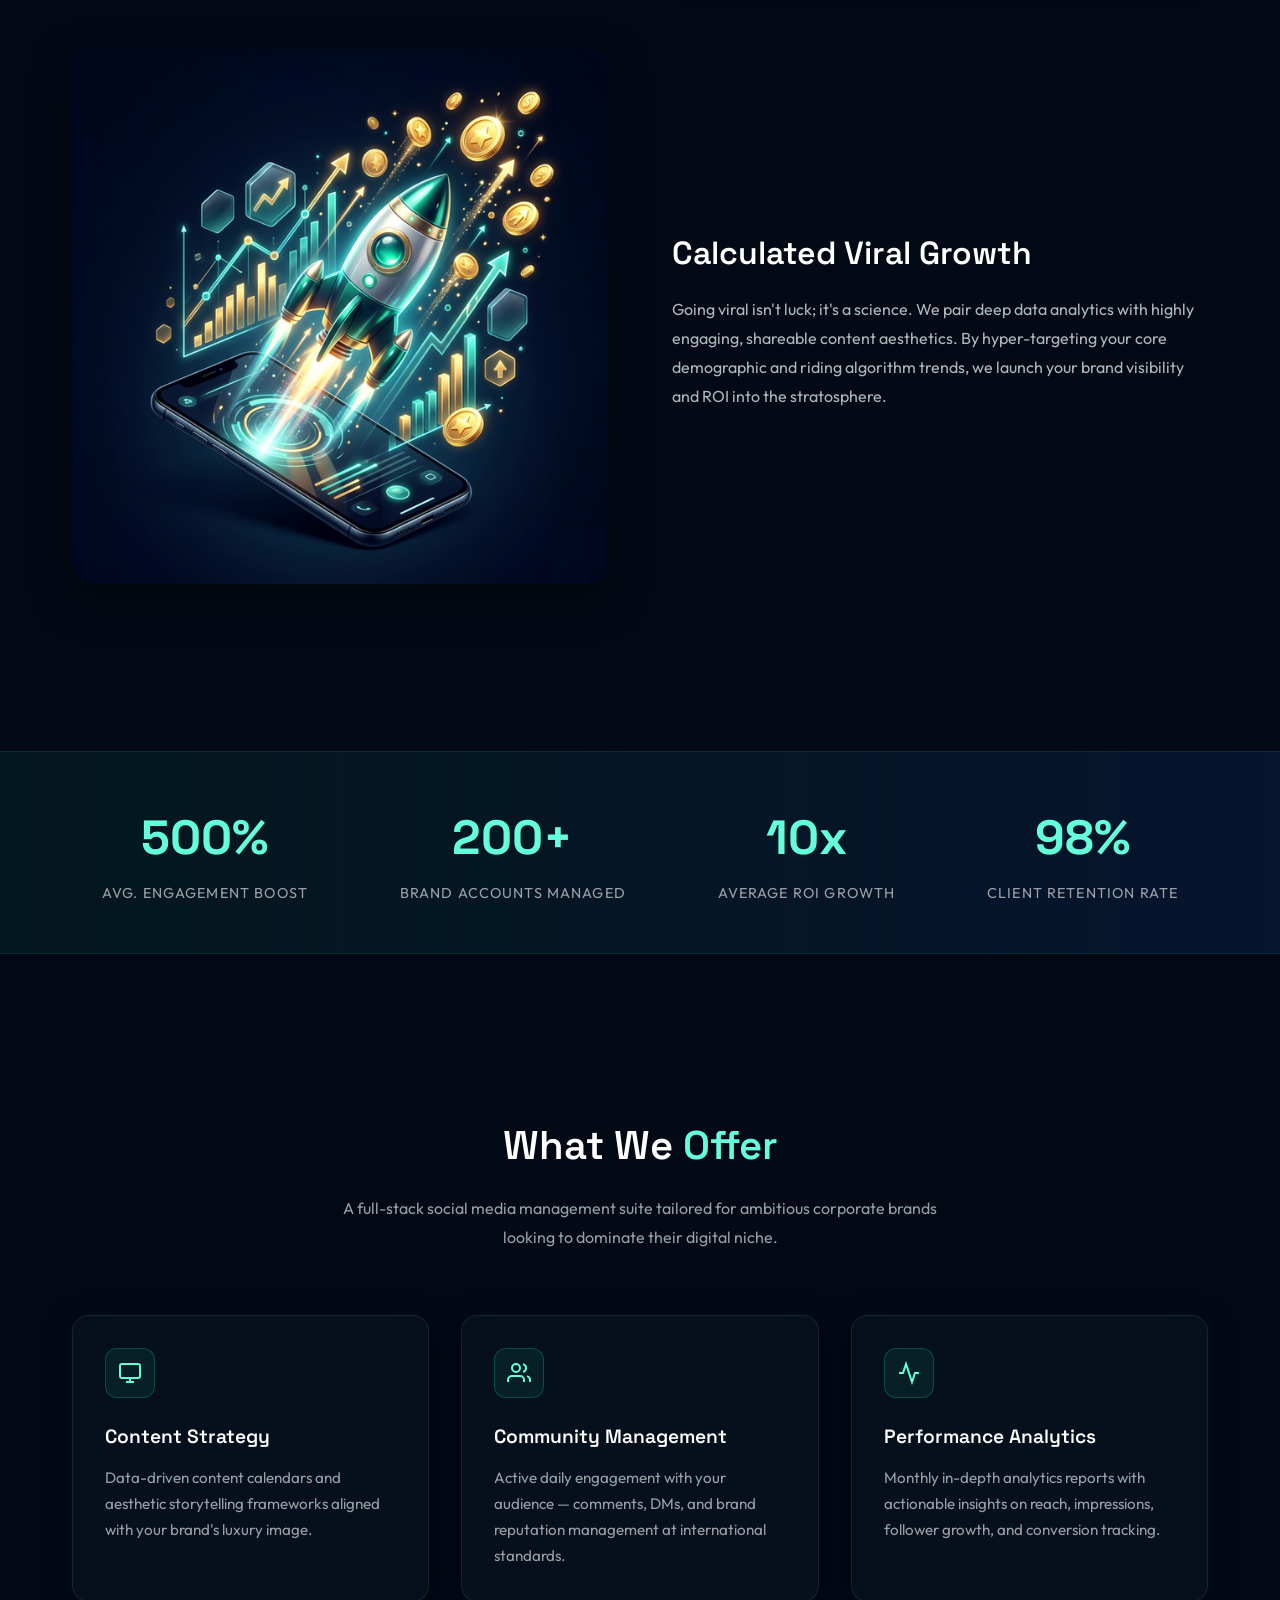
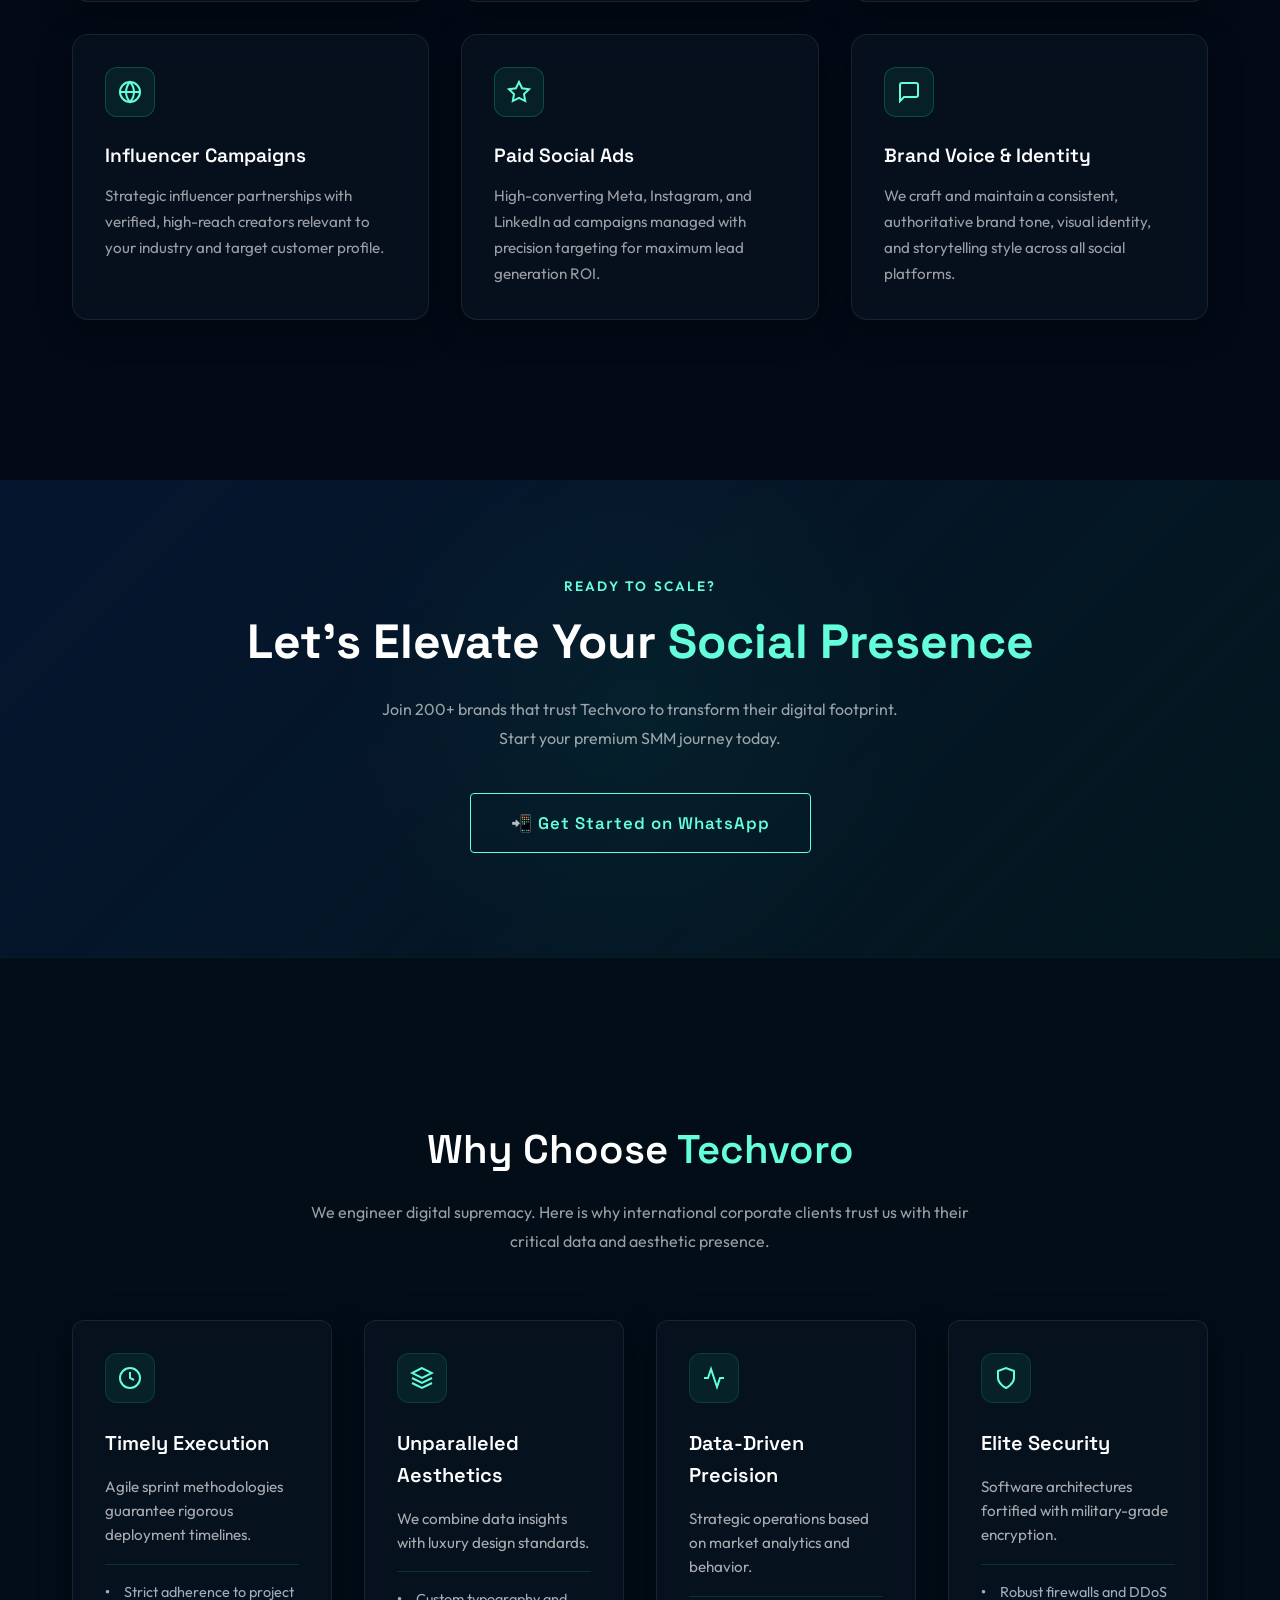
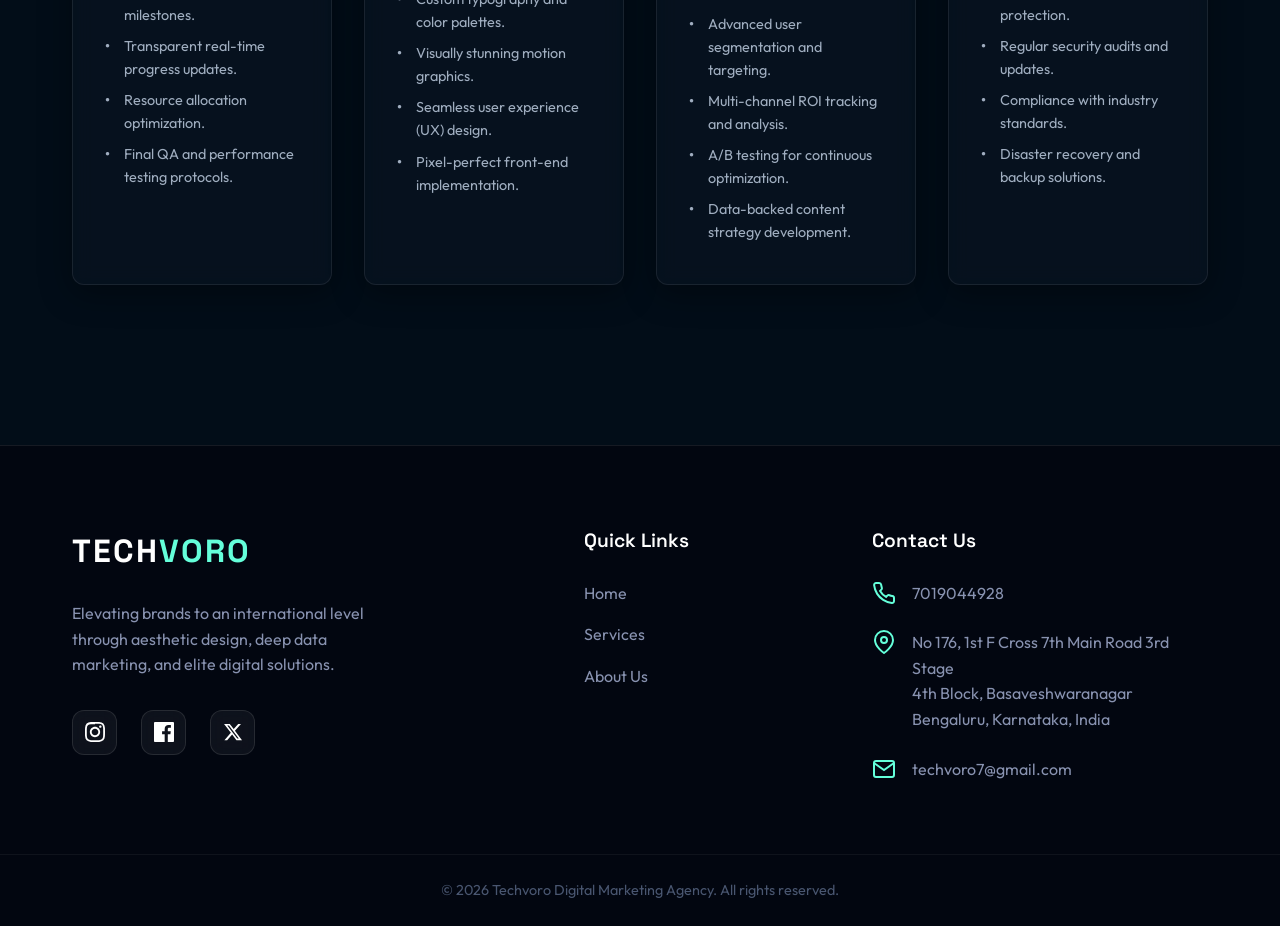
<file: social-media-marketing.html>
<!DOCTYPE html>
<html lang="en">
<head>
    <meta charset="UTF-8">
    <meta name="viewport" content="width=device-width, initial-scale=1.0">

    <!-- ===== PRIMARY SEO TAGS ===== -->
    <title>Social Media Marketing in Bangalore | Account Management & Ads – Techvoro</title>
    <meta name="description" content="Top social media marketing agency in Bangalore. Techvoro manages Instagram, Facebook, LinkedIn accounts, runs viral campaigns & paid social ads. 500% avg engagement boost. Call 7019044928.">
    <meta name="keywords" content="social media marketing Bangalore, social media management Bangalore, Instagram marketing Bangalore, Facebook marketing Bangalore, LinkedIn marketing Bangalore, social media agency Bangalore, social media advertising Bangalore, Instagram ads Bangalore, Facebook ads Bangalore, social media account management Bangalore, influencer marketing Bangalore, social media content creation Bangalore, digital marketing Bangalore, brand awareness Bangalore, social media Basaveshwaranagar">
    <meta name="author" content="Techvoro Digital Marketing Agency">
    <meta name="robots" content="index, follow">
    <meta name="geo.region" content="IN-KA">
    <meta name="geo.placename" content="Bangalore, Karnataka, India">

    <!-- ===== CANONICAL URL ===== -->
    <link rel="canonical" href="https://techvoro.in/social-media-marketing.html">

    <!-- ===== OPEN GRAPH ===== -->
    <meta property="og:type" content="website">
    <meta property="og:url" content="https://techvoro.in/social-media-marketing.html">
    <meta property="og:title" content="Social Media Marketing in Bangalore | Techvoro">
    <meta property="og:description" content="Best social media management agency in Bangalore. Instagram, Facebook, LinkedIn management & ads. Call 7019044928.">
    <meta property="og:site_name" content="Techvoro">

    <!-- ===== SERVICE SCHEMA ===== -->
    <script type="application/ld+json">
    {
      "@context": "https://schema.org",
      "@type": "Service",
      "serviceType": "Social Media Marketing",
      "name": "Social Media Marketing Services in Bangalore",
      "description": "Full social media management and marketing services in Bangalore including content strategy, account management, community management, influencer campaigns, and paid social advertising.",
      "provider": {
        "@type": "LocalBusiness",
        "name": "Techvoro Digital Marketing Agency",
        "address": {"@type": "PostalAddress", "addressLocality": "Basaveshwaranagar", "addressRegion": "Karnataka", "addressCountry": "IN"},
        "telephone": "+917019044928",
        "url": "https://techvoro.in"
      },
      "areaServed": {"@type": "City", "name": "Bangalore"},
      "url": "https://techvoro.in/social-media-marketing.html"
    }
    </script>

    <link rel="preconnect" href="https://fonts.googleapis.com">
    <link rel="preconnect" href="https://fonts.gstatic.com" crossorigin>
    <link href="https://fonts.googleapis.com/css2?family=Outfit:wght@300;400;600;700&family=Space+Grotesk:wght@400;600&display=swap" rel="stylesheet">
    <link rel="stylesheet" href="css/style.css">
    <script src="js/main.js" defer></script>
</head>
<body>

    <!-- Navigation -->
    <nav id="navbar" class="glass-nav scrolled">
        <div class="nav-container">
            <a href="index.html" class="logo">TECH<span>VORO</span></a>
            <ul class="nav-links">
                <li><a href="index.html#home">Home</a></li>
                <li><a href="index.html#services">Services</a></li>
                <li><a href="index.html#about">About</a></li>
                <li><a href="index.html#contact">Contact</a></li>
            </ul>
            <div class="mobile-toggle" id="mobile-toggle">
                <svg viewBox="0 0 24 24" fill="none" stroke="currentColor" stroke-width="2"><line x1="3" y1="12" x2="21" y2="12"></line><line x1="3" y1="6" x2="21" y2="6"></line><line x1="3" y1="18" x2="21" y2="18"></line></svg>
            </div>
        </div>
    </nav>

    <!-- Service Detail Hero Section -->
    <section class="hero-section" style="min-height: 80vh; padding-top: 120px;">
        <div class="hero-background-elements">
            <div class="bg-shape circle"></div>
            <div class="bg-shape polygon"></div>
        </div>
        
        <div class="hero-content" style="align-items: center;">
            <div class="hero-text fade-in-up" style="max-width: 600px;">
                <div class="badge">Service Details</div>
                <h1 style="font-size: 3.5rem;">Social Media <span class="accent">Marketing</span></h1>
                <p>Building massive brand awareness and an engaged community across all premium digital channels. We orchestrate viral campaigns that establish authority and trust.</p>
                <p>From highly curated content aesthetics suitable for Instagram and LinkedIn to real-time analytics monitoring, we ensure your brand message dominates social feeds internationally.</p>
                <div class="hero-actions" style="margin-top: 2rem;">
                    <a href="https://wa.me/917019044928?text=Hey%20Techvoro,%20I'm%20interested%20in%20Social%20Media%20Marketing%20services!" target="_blank" class="btn btn-primary">Build Your Brand</a>
                    <a href="index.html#services" class="btn btn-secondary">Back to Services</a>
                </div>
            </div>
            
            <div class="hero-graphics fade-in-up" data-delay="200" style="height: auto;">
                <div class="avatar-container" style="pointer-events: none;">
                    <img src="assets/images/human_smm.png" alt="Social Media Marketing 3D Illustration" style="max-width: 100%; border-radius: 20px; box-shadow: 0 20px 50px rgba(0,0,0,0.5);">
                    <div class="glow-underneath" style="bottom: 0px; background: radial-gradient(ellipse at center, rgba(16, 185, 129, 0.3) 0%, rgba(0,0,0,0) 70%);"></div>
                </div>
            </div>
        </div>
        <!-- Scroll Down Arrow -->
        <div style="text-align:center; padding-bottom: 2rem; animation: bounce 2s infinite;">
            <a href="#smm-details" style="display:inline-block; color: var(--color-accent); text-decoration: none;">
                <svg width="36" height="36" viewBox="0 0 24 24" fill="none" stroke="currentColor" stroke-width="2" stroke-linecap="round" stroke-linejoin="round"><polyline points="6 9 12 15 18 9"></polyline></svg>
            </a>
        </div>
    </section>

    <!-- Social Media Features Details -->
    <section id="smm-details" class="section-padding" style="background: var(--color-bg);">
        <div class="container">
            <h2 class="section-title text-center" style="margin-bottom: 4rem;">Comprehensive <span class="accent">SMM Solutions</span></h2>
            
            <div class="feature-row" style="display: flex; gap: 4rem; align-items: center; margin-bottom: 6rem; flex-wrap: wrap;">
                <div class="feature-text" style="flex: 1; min-width: 300px;">
                    <h3 style="font-size: 2rem; margin-bottom: 1rem; color: var(--color-heading);">Elite Account Handling</h3>
                    <p style="color: rgba(255,255,255,0.7); line-height: 1.8;">We take absolute ownership of your corporate social media presence. Our dedicated aesthetic managers ensure that every post, interaction, and brand message across LinkedIn, Instagram, and Twitter adheres strictly to your luxury guidelines. Say goodbye to fragmented posting and hello to a unified, powerful brand voice.</p>
                </div>
                <div class="feature-image" style="flex: 1; min-width: 300px; text-align: center;">
                    <img src="assets/images/smm_acc_handling.png" alt="3D Avatar Managing Social Accounts" style="max-width: 100%; border-radius: 20px; box-shadow: 0 15px 40px rgba(0,0,0,0.6), inset 0 0 10px rgba(16, 185, 129, 0.2);">
                </div>
            </div>

            <div class="feature-row" style="display: flex; gap: 4rem; align-items: center; flex-wrap: wrap-reverse;">
                <div class="feature-image" style="flex: 1; min-width: 300px; text-align: center;">
                    <img src="assets/images/smm_viral.png" alt="3D Rocket Viral Growth" style="max-width: 100%; border-radius: 20px; box-shadow: 0 15px 40px rgba(0,0,0,0.6), inset 0 0 10px rgba(16, 185, 129, 0.2);">
                </div>
                <div class="feature-text" style="flex: 1; min-width: 300px;">
                    <h3 style="font-size: 2rem; margin-bottom: 1rem; color: var(--color-heading);">Calculated Viral Growth</h3>
                    <p style="color: rgba(255,255,255,0.7); line-height: 1.8;">Going viral isn't luck; it's a science. We pair deep data analytics with highly engaging, shareable content aesthetics. By hyper-targeting your core demographic and riding algorithm trends, we launch your brand visibility and ROI into the stratosphere.</p>
                </div>
            </div>
        </div>
    </section>
    <!-- Stats Strip -->
    <section style="background: linear-gradient(90deg, rgba(16,185,129,0.08) 0%, rgba(6,22,48,0.9) 100%); border-top: 1px solid rgba(16,185,129,0.15); border-bottom: 1px solid rgba(16,185,129,0.15); padding: 3rem 0;">
        <div class="container" style="display: flex; justify-content: space-around; flex-wrap: wrap; gap: 2rem; text-align: center;">
            <div>
                <h2 style="font-size: 3rem; font-weight: 700; color: var(--color-accent); margin: 0;">500%</h2>
                <p style="color: rgba(255,255,255,0.6); font-size: 0.9rem; text-transform: uppercase; letter-spacing: 0.08em; margin-top: 0.3rem;">Avg. Engagement Boost</p>
            </div>
            <div>
                <h2 style="font-size: 3rem; font-weight: 700; color: var(--color-accent); margin: 0;">200+</h2>
                <p style="color: rgba(255,255,255,0.6); font-size: 0.9rem; text-transform: uppercase; letter-spacing: 0.08em; margin-top: 0.3rem;">Brand Accounts Managed</p>
            </div>
            <div>
                <h2 style="font-size: 3rem; font-weight: 700; color: var(--color-accent); margin: 0;">10x</h2>
                <p style="color: rgba(255,255,255,0.6); font-size: 0.9rem; text-transform: uppercase; letter-spacing: 0.08em; margin-top: 0.3rem;">Average ROI Growth</p>
            </div>
            <div>
                <h2 style="font-size: 3rem; font-weight: 700; color: var(--color-accent); margin: 0;">98%</h2>
                <p style="color: rgba(255,255,255,0.6); font-size: 0.9rem; text-transform: uppercase; letter-spacing: 0.08em; margin-top: 0.3rem;">Client Retention Rate</p>
            </div>
        </div>
    </section>

    <!-- What We Offer Grid -->
    <section class="section-padding" style="background: var(--color-bg);">
        <div class="container">
            <div style="text-align: center; margin-bottom: 4rem;">
                <h2 class="section-title">What We <span class="accent">Offer</span></h2>
                <p style="color: rgba(255,255,255,0.6); max-width: 600px; margin: 1rem auto 0; line-height: 1.8;">A full-stack social media management suite tailored for ambitious corporate brands looking to dominate their digital niche.</p>
            </div>
            <div style="display: grid; grid-template-columns: repeat(auto-fit, minmax(280px, 1fr)); gap: 2rem;">
                <div class="glass-card" style="padding: 2rem; border-radius: 16px; transition: transform 0.3s ease;" onmouseover="this.style.transform='translateY(-8px)';" onmouseout="this.style.transform='translateY(0)';">
                    <div style="width:50px;height:50px;background:rgba(16,185,129,0.1);border:1px solid rgba(16,185,129,0.3);border-radius:12px;display:flex;align-items:center;justify-content:center;margin-bottom:1.5rem;">
                        <svg width="24" height="24" viewBox="0 0 24 24" fill="none" stroke="var(--color-accent)" stroke-width="2"><rect x="2" y="3" width="20" height="14" rx="2"/><path d="M8 21h8M12 17v4"/></svg>
                    </div>
                    <h4 style="font-size:1.2rem;margin-bottom:0.75rem;color:var(--color-heading);">Content Strategy</h4>
                    <p style="color:rgba(255,255,255,0.6);font-size:0.95rem;line-height:1.7;">Data-driven content calendars and aesthetic storytelling frameworks aligned with your brand's luxury image.</p>
                </div>
                <div class="glass-card" style="padding: 2rem; border-radius: 16px; transition: transform 0.3s ease;" onmouseover="this.style.transform='translateY(-8px)';" onmouseout="this.style.transform='translateY(0)';">
                    <div style="width:50px;height:50px;background:rgba(16,185,129,0.1);border:1px solid rgba(16,185,129,0.3);border-radius:12px;display:flex;align-items:center;justify-content:center;margin-bottom:1.5rem;">
                        <svg width="24" height="24" viewBox="0 0 24 24" fill="none" stroke="var(--color-accent)" stroke-width="2"><path d="M17 21v-2a4 4 0 0 0-4-4H5a4 4 0 0 0-4 4v2"/><circle cx="9" cy="7" r="4"/><path d="M23 21v-2a4 4 0 0 0-3-3.87"/><path d="M16 3.13a4 4 0 0 1 0 7.75"/></svg>
                    </div>
                    <h4 style="font-size:1.2rem;margin-bottom:0.75rem;color:var(--color-heading);">Community Management</h4>
                    <p style="color:rgba(255,255,255,0.6);font-size:0.95rem;line-height:1.7;">Active daily engagement with your audience — comments, DMs, and brand reputation management at international standards.</p>
                </div>
                <div class="glass-card" style="padding: 2rem; border-radius: 16px; transition: transform 0.3s ease;" onmouseover="this.style.transform='translateY(-8px)';" onmouseout="this.style.transform='translateY(0)';">
                    <div style="width:50px;height:50px;background:rgba(16,185,129,0.1);border:1px solid rgba(16,185,129,0.3);border-radius:12px;display:flex;align-items:center;justify-content:center;margin-bottom:1.5rem;">
                        <svg width="24" height="24" viewBox="0 0 24 24" fill="none" stroke="var(--color-accent)" stroke-width="2"><polyline points="22 12 18 12 15 21 9 3 6 12 2 12"/></svg>
                    </div>
                    <h4 style="font-size:1.2rem;margin-bottom:0.75rem;color:var(--color-heading);">Performance Analytics</h4>
                    <p style="color:rgba(255,255,255,0.6);font-size:0.95rem;line-height:1.7;">Monthly in-depth analytics reports with actionable insights on reach, impressions, follower growth, and conversion tracking.</p>
                </div>
                <div class="glass-card" style="padding: 2rem; border-radius: 16px; transition: transform 0.3s ease;" onmouseover="this.style.transform='translateY(-8px)';" onmouseout="this.style.transform='translateY(0)';">
                    <div style="width:50px;height:50px;background:rgba(16,185,129,0.1);border:1px solid rgba(16,185,129,0.3);border-radius:12px;display:flex;align-items:center;justify-content:center;margin-bottom:1.5rem;">
                        <svg width="24" height="24" viewBox="0 0 24 24" fill="none" stroke="var(--color-accent)" stroke-width="2"><circle cx="12" cy="12" r="10"/><line x1="2" y1="12" x2="22" y2="12"/><path d="M12 2a15.3 15.3 0 0 1 4 10 15.3 15.3 0 0 1-4 10 15.3 15.3 0 0 1-4-10 15.3 15.3 0 0 1 4-10z"/></svg>
                    </div>
                    <h4 style="font-size:1.2rem;margin-bottom:0.75rem;color:var(--color-heading);">Influencer Campaigns</h4>
                    <p style="color:rgba(255,255,255,0.6);font-size:0.95rem;line-height:1.7;">Strategic influencer partnerships with verified, high-reach creators relevant to your industry and target customer profile.</p>
                </div>
                <div class="glass-card" style="padding: 2rem; border-radius: 16px; transition: transform 0.3s ease;" onmouseover="this.style.transform='translateY(-8px)';" onmouseout="this.style.transform='translateY(0)';">
                    <div style="width:50px;height:50px;background:rgba(16,185,129,0.1);border:1px solid rgba(16,185,129,0.3);border-radius:12px;display:flex;align-items:center;justify-content:center;margin-bottom:1.5rem;">
                        <svg width="24" height="24" viewBox="0 0 24 24" fill="none" stroke="var(--color-accent)" stroke-width="2"><polygon points="12 2 15.09 8.26 22 9.27 17 14.14 18.18 21.02 12 17.77 5.82 21.02 7 14.14 2 9.27 8.91 8.26 12 2"/></svg>
                    </div>
                    <h4 style="font-size:1.2rem;margin-bottom:0.75rem;color:var(--color-heading);">Paid Social Ads</h4>
                    <p style="color:rgba(255,255,255,0.6);font-size:0.95rem;line-height:1.7;">High-converting Meta, Instagram, and LinkedIn ad campaigns managed with precision targeting for maximum lead generation ROI.</p>
                </div>
                <div class="glass-card" style="padding: 2rem; border-radius: 16px; transition: transform 0.3s ease;" onmouseover="this.style.transform='translateY(-8px)';" onmouseout="this.style.transform='translateY(0)';">
                    <div style="width:50px;height:50px;background:rgba(16,185,129,0.1);border:1px solid rgba(16,185,129,0.3);border-radius:12px;display:flex;align-items:center;justify-content:center;margin-bottom:1.5rem;">
                        <svg width="24" height="24" viewBox="0 0 24 24" fill="none" stroke="var(--color-accent)" stroke-width="2"><path d="M21 15a2 2 0 0 1-2 2H7l-4 4V5a2 2 0 0 1 2-2h14a2 2 0 0 1 2 2z"/></svg>
                    </div>
                    <h4 style="font-size:1.2rem;margin-bottom:0.75rem;color:var(--color-heading);">Brand Voice & Identity</h4>
                    <p style="color:rgba(255,255,255,0.6);font-size:0.95rem;line-height:1.7;">We craft and maintain a consistent, authoritative brand tone, visual identity, and storytelling style across all social platforms.</p>
                </div>
            </div>
        </div>
    </section>

    <!-- CTA Section -->
    <section style="padding: 6rem 0; background: linear-gradient(135deg, rgba(6,22,48,1) 0%, rgba(16,185,129,0.08) 100%); text-align: center; position: relative; overflow: hidden;">
        <div style="position: absolute; top: 50%; left: 50%; transform: translate(-50%,-50%); width: 600px; height: 600px; background: radial-gradient(circle, rgba(16,185,129,0.06) 0%, transparent 70%); pointer-events: none;"></div>
        <div class="container" style="position: relative; z-index: 1;">
            <p style="color: var(--color-accent); text-transform: uppercase; letter-spacing: 0.15em; font-size: 0.85rem; font-weight: 600; margin-bottom: 1rem;">Ready to Scale?</p>
            <h2 style="font-size: 3rem; font-weight: 700; color: var(--color-heading); margin-bottom: 1.5rem; line-height: 1.2;">Let's Elevate Your <span class="accent">Social Presence</span></h2>
            <p style="color: rgba(255,255,255,0.6); max-width: 550px; margin: 0 auto 2.5rem; line-height: 1.8;">Join 200+ brands that trust Techvoro to transform their digital footprint. Start your premium SMM journey today.</p>
            <a href="https://wa.me/917019044928?text=Hey%20Techvoro,%20I'm%20interested%20in%20Social%20Media%20Marketing%20services!" target="_blank" class="btn btn-primary" style="padding: 1rem 2.5rem; font-size: 1.05rem;">📲 Get Started on WhatsApp</a>
        </div>
    </section>

    <!-- Why Choose Techvoro Section -->
    <section class="section-padding" style="background: rgba(16, 185, 129, 0.02); border-top: 1px solid rgba(16, 185, 129, 0.1);">
        <div class="container">
            <div style="text-align: center; margin-bottom: 4rem;">
                <h2 class="section-title">Why Choose <span class="accent">Techvoro</span></h2>
                <p style="color: rgba(255,255,255,0.6); max-width: 700px; margin: 1rem auto 0; line-height: 1.8;">We engineer digital supremacy. Here is why international corporate clients trust us with their critical data and aesthetic presence.</p>
            </div>
            
            <div class="subpage-why-grid">
                <!-- Pillar 1 -->
                <div class="why-card glass-card">
                    <div class="icon-wrapper">
                        <svg viewBox="0 0 24 24" fill="none" stroke="currentColor" stroke-width="2"><circle cx="12" cy="12" r="10"></circle><polyline points="12 6 12 12 16 14"></polyline></svg>
                    </div>
                    <h3>Timely Execution</h3>
                    <p>Agile sprint methodologies guarantee rigorous deployment timelines.</p>
                    <ul class="feature-list">
                        <li>Strict adherence to project milestones.</li>
                        <li>Transparent real-time progress updates.</li>
                        <li>Resource allocation optimization.</li>
                        <li>Final QA and performance testing protocols.</li>
                    </ul>
                </div>

                <!-- Pillar 2 -->
                <div class="why-card glass-card">
                    <div class="icon-wrapper">
                        <svg viewBox="0 0 24 24" fill="none" stroke="currentColor" stroke-width="2"><path d="M12 2L2 7l10 5 10-5-10-5zM2 17l10 5 10-5M2 12l10 5 10-5"></path></svg>
                    </div>
                    <h3>Unparalleled Aesthetics</h3>
                    <p>We combine data insights with luxury design standards.</p>
                    <ul class="feature-list">
                        <li>Custom typography and color palettes.</li>
                        <li>Visually stunning motion graphics.</li>
                        <li>Seamless user experience (UX) design.</li>
                        <li>Pixel-perfect front-end implementation.</li>
                    </ul>
                </div>

                <!-- Pillar 3 -->
                <div class="why-card glass-card">
                    <div class="icon-wrapper">
                        <svg viewBox="0 0 24 24" fill="none" stroke="currentColor" stroke-width="2"><polyline points="22 12 18 12 15 21 9 3 6 12 2 12"></polyline></svg>
                    </div>
                    <h3>Data-Driven Precision</h3>
                    <p>Strategic operations based on market analytics and behavior.</p>
                    <ul class="feature-list">
                        <li>Advanced user segmentation and targeting.</li>
                        <li>Multi-channel ROI tracking and analysis.</li>
                        <li>A/B testing for continuous optimization.</li>
                        <li>Data-backed content strategy development.</li>
                    </ul>
                </div>

                <!-- Pillar 4 -->
                <div class="why-card glass-card">
                    <div class="icon-wrapper">
                        <svg viewBox="0 0 24 24" fill="none" stroke="currentColor" stroke-width="2"><path d="M12 22s8-4 8-10V5l-8-3-8 3v7c0 6 8 10 8 10z"></path></svg>
                    </div>
                    <h3>Elite Security</h3>
                    <p>Software architectures fortified with military-grade encryption.</p>
                    <ul class="feature-list">
                        <li>Robust firewalls and DDoS protection.</li>
                        <li>Regular security audits and updates.</li>
                        <li>Compliance with industry standards.</li>
                        <li>Disaster recovery and backup solutions.</li>
                    </ul>
                </div>
            </div>
        </div>
    </section>

    <!-- Contact & Footer Section -->
    <footer id="contact" class="footer-section">
        <div class="container footer-content">
            <div class="footer-brand">
                <h2 class="logo large-logo">TECH<span>VORO</span></h2>
                <p class="company-desc">Elevating brands to an international level through aesthetic design, deep data marketing, and elite digital solutions.</p>
                <!-- Horizontal Social Media Bar -->
                <div class="social-bar">
                    <a href="https://www.instagram.com/techvoro/" target="_blank" class="social-link" title="Instagram">
                        <svg viewBox="0 0 24 24"><path d="M12 2.163c3.204 0 3.584.012 4.85.07 3.252.148 4.771 1.691 4.919 4.919.058 1.265.069 1.645.069 4.849 0 3.205-.012 3.584-.069 4.849-.149 3.225-1.664 4.771-4.919 4.919-1.266.058-1.644.07-4.85.07-3.204 0-3.584-.012-4.849-.07-3.26-.149-4.771-1.699-4.919-4.92-.058-1.265-.07-1.644-.07-4.849 0-3.204.013-3.04.07-4.349.148-3.225 1.664-4.771 4.919-4.919 1.266-.057 1.645-.069 4.849-.069zm0-2.163c-3.259 0-3.667.014-4.947.072-4.358.2-6.78 2.618-6.98 6.98-.059 1.281-.073 1.689-.073 4.948 0 3.259.014 3.668.072 4.948.2 4.358 2.618 6.78 6.98 6.98 1.281.058 1.689.072 4.948.072 3.259 0 3.668-.014 4.948-.072 4.354-.2 6.782-2.618 6.979-6.98.059-1.28.073-1.689.073-4.948 0-3.259-.014-3.667-.072-4.947-.196-4.354-2.617-6.78-6.979-6.98-1.281-.059-1.69-.073-4.949-.073zm0 5.838c-3.403 0-6.162 2.759-6.162 6.162s2.759 6.163 6.162 6.163 6.162-2.759 6.162-6.163c0-3.403-2.759-6.162-6.162-6.162zm0 10.162c-2.209 0-4-1.79-4-4 0-2.209 1.791-4 4-4s4 1.791 4 4c0 2.21-1.791 4-4 4zm6.406-11.845c-.796 0-1.441.645-1.441 1.44s.645 1.44 1.441 1.44c.795 0 1.439-.645 1.439-1.44s-.644-1.44-1.439-1.44z"/></svg>
                    </a>
                    <a href="#" class="social-link" title="Facebook">
                        <svg viewBox="0 0 24 24"><path d="M22.675 0h-21.35c-.732 0-1.325.593-1.325 1.325v21.351c0 .731.593 1.324 1.325 1.324h11.495v-9.294h-3.128v-3.622h3.128v-2.671c0-3.1 1.893-4.788 4.659-4.788 1.325 0 2.463.099 2.795.143v3.24h-1.918c-1.504 0-1.795.715-1.795 1.763v2.313h3.587l-.467 3.622h-3.12v9.293h6.116c.73 0 1.323-.593 1.323-1.325v-21.35c0-.732-.593-1.325-1.325-1.325z"/></svg>
                    </a>
                    <a href="#" class="social-link" title="X (Twitter)">
                        <svg viewBox="0 0 24 24"><path d="M18.244 2.25h3.308l-7.227 8.26 8.502 11.24H16.17l-5.214-6.817L4.99 21.75H1.68l7.73-8.835L1.254 2.25H8.134l4.713 6.231zm-1.161 17.52h1.833L7.084 4.126H5.117z"/></svg>
                    </a>
                </div>
            </div>
            
            <div class="footer-links">
                <h4>Quick Links</h4>
                <ul>
                    <li><a href="index.html#home">Home</a></li>
                    <li><a href="index.html#services">Services</a></li>
                    <li><a href="index.html#about">About Us</a></li>
                </ul>
            </div>
            
            <div class="footer-contact">
                <h4>Contact Us</h4>
                <div class="contact-item">
                    <svg class="contact-icon" viewBox="0 0 24 24" fill="none" stroke="currentColor" stroke-width="2"><path d="M22 16.92v3a2 2 0 0 1-2.18 2 19.79 19.79 0 0 1-8.63-3.07 19.5 19.5 0 0 1-6-6 19.79 19.79 0 0 1-3.07-8.67A2 2 0 0 1 4.11 2h3a2 2 0 0 1 2 1.72 12.84 12.84 0 0 0 .7 2.81 2 2 0 0 1-.45 2.11L8.09 9.91a16 16 0 0 0 6 6l1.27-1.27a2 2 0 0 1 2.11-.45 12.84 12.84 0 0 0 2.81.7A2 2 0 0 1 22 16.92z"></path></svg>
                    <span>7019044928</span>
                </div>
                <div class="contact-item">
                    <svg class="contact-icon" viewBox="0 0 24 24" fill="none" stroke="currentColor" stroke-width="2"><path d="M21 10c0 7-9 13-9 13s-9-6-9-13a9 9 0 0 1 18 0z"></path><circle cx="12" cy="10" r="3"></circle></svg>
                    <span>No 176, 1st F Cross 7th Main Road 3rd Stage<br>4th Block, Basaveshwaranagar<br>Bengaluru, Karnataka, India</span>
                </div>
                <div class="contact-item">
                    <svg class="contact-icon" viewBox="0 0 24 24" fill="none" stroke="currentColor" stroke-width="2"><path d="M4 4h16c1.1 0 2 .9 2 2v12c0 1.1-.9 2-2 2H4c-1.1 0-2-.9-2-2V6c0-1.1.9-2 2-2z"></path><polyline points="22,6 12,13 2,6"></polyline></svg>
                    <a href="mailto:techvoro7@gmail.com" style="color: inherit; text-decoration: none;">techvoro7@gmail.com</a>
                </div>
            </div>
        </div>
        
        <div class="footer-bottom">
            <p>&copy; 2026 Techvoro Digital Marketing Agency. All rights reserved.</p>
        </div>
    </footer>

</body>
</html>
</file>
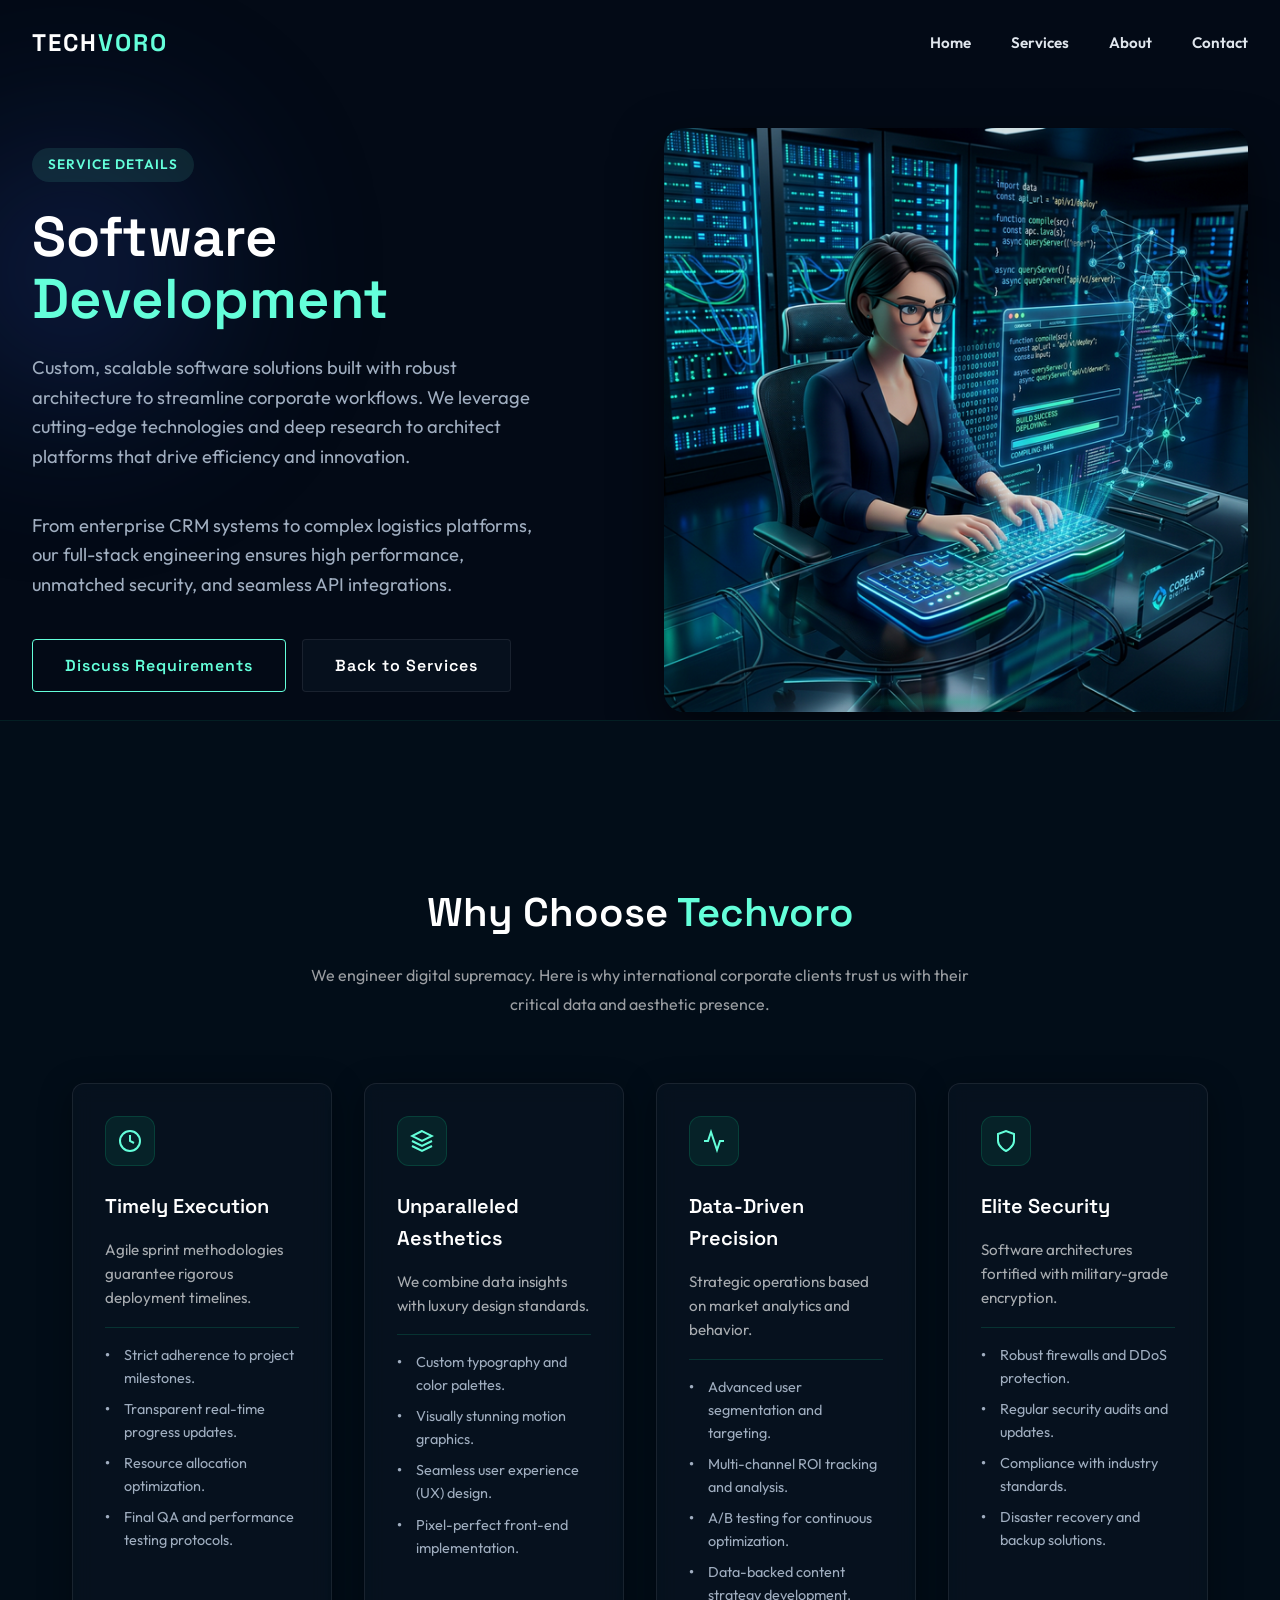
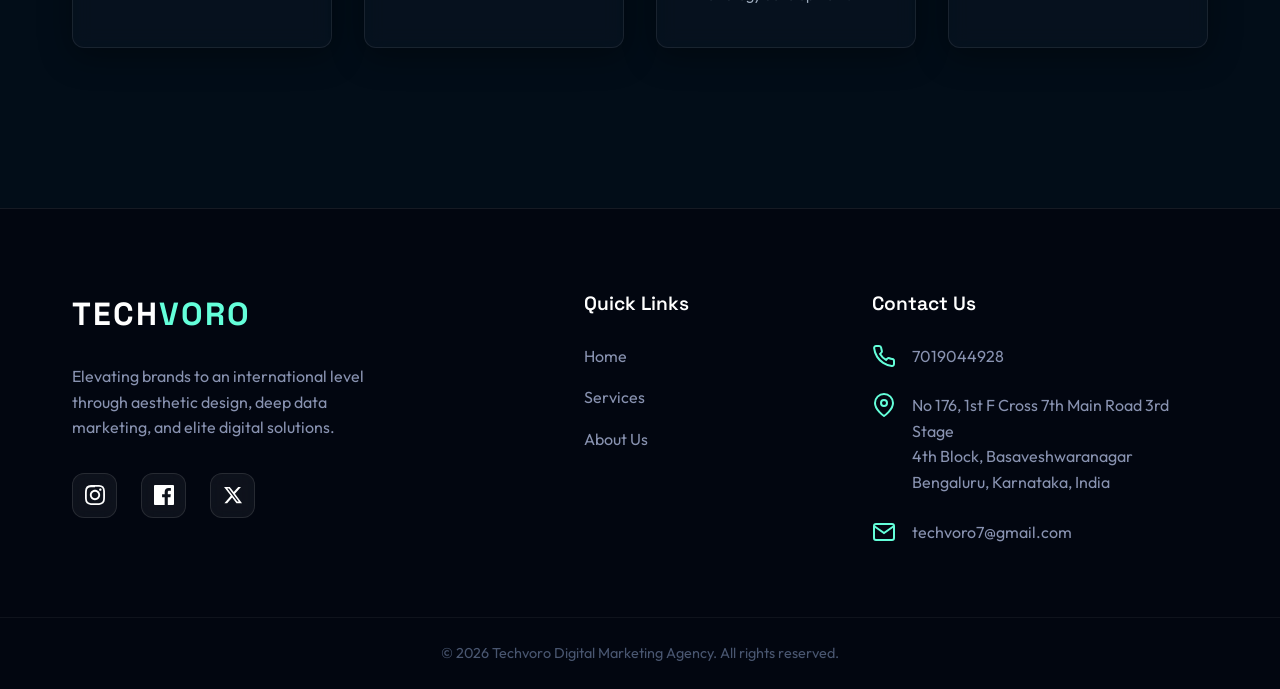
<file: software-development.html>
<!DOCTYPE html>
<html lang="en">
<head>
    <meta charset="UTF-8">
    <meta name="viewport" content="width=device-width, initial-scale=1.0">

    <!-- ===== PRIMARY SEO TAGS ===== -->
    <title>Software Development Company in Bangalore | Custom Apps & SaaS – Techvoro</title>
    <meta name="description" content="Top software development company in Bangalore. Techvoro builds custom software, web apps and SaaS platforms with robust architecture for enterprise brands. Get a quote – Call 7019044928.">
    <meta name="keywords" content="software development company Bangalore, custom software development Bangalore, web app development Bangalore, SaaS development Bangalore, software company Bangalore, mobile app development Bangalore, enterprise software Bangalore, IT company Bangalore, software solutions Bangalore, application development Bangalore, tech company Bangalore">
    <meta name="author" content="Techvoro Digital Marketing Agency">
    <meta name="robots" content="index, follow">
    <meta name="geo.region" content="IN-KA">
    <meta name="geo.placename" content="Bangalore, Karnataka, India">

    <!-- ===== CANONICAL URL ===== -->
    <link rel="canonical" href="https://techvoro.in/software-development.html">

    <!-- ===== OPEN GRAPH ===== -->
    <meta property="og:type" content="website">
    <meta property="og:url" content="https://techvoro.in/software-development.html">
    <meta property="og:title" content="Software Development Company in Bangalore | Techvoro">
    <meta property="og:description" content="Custom software, web apps & SaaS development in Bangalore. Enterprise-grade solutions. Call 7019044928.">
    <meta property="og:site_name" content="Techvoro">

    <!-- ===== SERVICE SCHEMA ===== -->
    <script type="application/ld+json">
    {
      "@context": "https://schema.org",
      "@type": "Service",
      "serviceType": "Software Development",
      "name": "Software Development Services in Bangalore",
      "description": "Custom software development services in Bangalore for startups and enterprises including web applications, SaaS platforms, and enterprise software solutions.",
      "provider": {
        "@type": "LocalBusiness",
        "name": "Techvoro Digital Marketing Agency",
        "address": {"@type": "PostalAddress", "addressLocality": "Basaveshwaranagar", "addressRegion": "Karnataka", "addressCountry": "IN"},
        "telephone": "+917019044928",
        "url": "https://techvoro.in"
      },
      "areaServed": {"@type": "City", "name": "Bangalore"},
      "url": "https://techvoro.in/software-development.html"
    }
    </script>

    <link rel="preconnect" href="https://fonts.googleapis.com">
    <link rel="preconnect" href="https://fonts.gstatic.com" crossorigin>
    <link href="https://fonts.googleapis.com/css2?family=Outfit:wght@300;400;600;700&family=Space+Grotesk:wght@400;600&display=swap" rel="stylesheet">
    <link rel="stylesheet" href="css/style.css">
    <script src="js/main.js" defer></script>
</head>
<body>

    <!-- Navigation -->
    <nav id="navbar" class="glass-nav scrolled">
        <div class="nav-container">
            <a href="index.html" class="logo">TECH<span>VORO</span></a>
            <ul class="nav-links">
                <li><a href="index.html#home">Home</a></li>
                <li><a href="index.html#services">Services</a></li>
                <li><a href="index.html#about">About</a></li>
                <li><a href="index.html#contact">Contact</a></li>
            </ul>
            <div class="mobile-toggle" id="mobile-toggle">
                <svg viewBox="0 0 24 24" fill="none" stroke="currentColor" stroke-width="2"><line x1="3" y1="12" x2="21" y2="12"></line><line x1="3" y1="6" x2="21" y2="6"></line><line x1="3" y1="18" x2="21" y2="18"></line></svg>
            </div>
        </div>
    </nav>

    <!-- Service Detail Hero Section -->
    <section class="hero-section" style="min-height: 80vh; padding-top: 120px;">
        <div class="hero-background-elements">
            <div class="bg-shape circle"></div>
            <div class="bg-shape polygon"></div>
        </div>
        
        <div class="hero-content" style="align-items: center;">
            <div class="hero-text fade-in-up" style="max-width: 600px;">
                <div class="badge">Service Details</div>
                <h1 style="font-size: 3.5rem;">Software <span class="accent">Development</span></h1>
                <p>Custom, scalable software solutions built with robust architecture to streamline corporate workflows. We leverage cutting-edge technologies and deep research to architect platforms that drive efficiency and innovation.</p>
                <p>From enterprise CRM systems to complex logistics platforms, our full-stack engineering ensures high performance, unmatched security, and seamless API integrations.</p>
                <div class="hero-actions" style="margin-top: 2rem;">
                    <a href="https://wa.me/917019044928?text=Hey%20Techvoro,%20I'm%20interested%20in%20Software%20Development%20services!" target="_blank" class="btn btn-primary">Discuss Requirements</a>
                    <a href="index.html#services" class="btn btn-secondary">Back to Services</a>
                </div>
            </div>
            
            <div class="hero-graphics fade-in-up" data-delay="200" style="height: auto;">
                <div class="avatar-container" style="pointer-events: none;">
                    <img src="assets/images/human_software_dev.png" alt="Software Development 3D Illustration" style="max-width: 100%; border-radius: 20px; box-shadow: 0 20px 50px rgba(0,0,0,0.5);">
                    <div class="glow-underneath" style="bottom: 0px; background: radial-gradient(ellipse at center, rgba(16, 185, 129, 0.3) 0%, rgba(0,0,0,0) 70%);"></div>
                </div>
            </div>
        </div>
    </section>

    <!-- Why Choose Techvoro Section -->
    <section class="section-padding" style="background: rgba(16, 185, 129, 0.02); border-top: 1px solid rgba(16, 185, 129, 0.1);">
        <div class="container">
            <div style="text-align: center; margin-bottom: 4rem;">
                <h2 class="section-title">Why Choose <span class="accent">Techvoro</span></h2>
                <p style="color: rgba(255,255,255,0.6); max-width: 700px; margin: 1rem auto 0; line-height: 1.8;">We engineer digital supremacy. Here is why international corporate clients trust us with their critical data and aesthetic presence.</p>
            </div>
            
            <div class="subpage-why-grid">
                <!-- Pillar 1 -->
                <div class="why-card glass-card">
                    <div class="icon-wrapper">
                        <svg viewBox="0 0 24 24" fill="none" stroke="currentColor" stroke-width="2"><circle cx="12" cy="12" r="10"></circle><polyline points="12 6 12 12 16 14"></polyline></svg>
                    </div>
                    <h3>Timely Execution</h3>
                    <p>Agile sprint methodologies guarantee rigorous deployment timelines.</p>
                    <ul class="feature-list">
                        <li>Strict adherence to project milestones.</li>
                        <li>Transparent real-time progress updates.</li>
                        <li>Resource allocation optimization.</li>
                        <li>Final QA and performance testing protocols.</li>
                    </ul>
                </div>

                <!-- Pillar 2 -->
                <div class="why-card glass-card">
                    <div class="icon-wrapper">
                        <svg viewBox="0 0 24 24" fill="none" stroke="currentColor" stroke-width="2"><path d="M12 2L2 7l10 5 10-5-10-5zM2 17l10 5 10-5M2 12l10 5 10-5"></path></svg>
                    </div>
                    <h3>Unparalleled Aesthetics</h3>
                    <p>We combine data insights with luxury design standards.</p>
                    <ul class="feature-list">
                        <li>Custom typography and color palettes.</li>
                        <li>Visually stunning motion graphics.</li>
                        <li>Seamless user experience (UX) design.</li>
                        <li>Pixel-perfect front-end implementation.</li>
                    </ul>
                </div>

                <!-- Pillar 3 -->
                <div class="why-card glass-card">
                    <div class="icon-wrapper">
                        <svg viewBox="0 0 24 24" fill="none" stroke="currentColor" stroke-width="2"><polyline points="22 12 18 12 15 21 9 3 6 12 2 12"></polyline></svg>
                    </div>
                    <h3>Data-Driven Precision</h3>
                    <p>Strategic operations based on market analytics and behavior.</p>
                    <ul class="feature-list">
                        <li>Advanced user segmentation and targeting.</li>
                        <li>Multi-channel ROI tracking and analysis.</li>
                        <li>A/B testing for continuous optimization.</li>
                        <li>Data-backed content strategy development.</li>
                    </ul>
                </div>

                <!-- Pillar 4 -->
                <div class="why-card glass-card">
                    <div class="icon-wrapper">
                        <svg viewBox="0 0 24 24" fill="none" stroke="currentColor" stroke-width="2"><path d="M12 22s8-4 8-10V5l-8-3-8 3v7c0 6 8 10 8 10z"></path></svg>
                    </div>
                    <h3>Elite Security</h3>
                    <p>Software architectures fortified with military-grade encryption.</p>
                    <ul class="feature-list">
                        <li>Robust firewalls and DDoS protection.</li>
                        <li>Regular security audits and updates.</li>
                        <li>Compliance with industry standards.</li>
                        <li>Disaster recovery and backup solutions.</li>
                    </ul>
                </div>
            </div>
        </div>
    </section>

    <!-- Contact & Footer Section -->
    <footer id="contact" class="footer-section">
        <div class="container footer-content">
            <div class="footer-brand">
                <h2 class="logo large-logo">TECH<span>VORO</span></h2>
                <p class="company-desc">Elevating brands to an international level through aesthetic design, deep data marketing, and elite digital solutions.</p>
                <!-- Horizontal Social Media Bar -->
                <div class="social-bar">
                    <a href="https://www.instagram.com/techvoro/" target="_blank" class="social-link" title="Instagram">
                        <svg viewBox="0 0 24 24"><path d="M12 2.163c3.204 0 3.584.012 4.85.07 3.252.148 4.771 1.691 4.919 4.919.058 1.265.069 1.645.069 4.849 0 3.205-.012 3.584-.069 4.849-.149 3.225-1.664 4.771-4.919 4.919-1.266.058-1.644.07-4.85.07-3.204 0-3.584-.012-4.849-.07-3.26-.149-4.771-1.699-4.919-4.92-.058-1.265-.07-1.644-.07-4.849 0-3.204.013-3.04.07-4.349.148-3.225 1.664-4.771 4.919-4.919 1.266-.057 1.645-.069 4.849-.069zm0-2.163c-3.259 0-3.667.014-4.947.072-4.358.2-6.78 2.618-6.98 6.98-.059 1.281-.073 1.689-.073 4.948 0 3.259.014 3.668.072 4.948.2 4.358 2.618 6.78 6.98 6.98 1.281.058 1.689.072 4.948.072 3.259 0 3.668-.014 4.948-.072 4.354-.2 6.782-2.618 6.979-6.98.059-1.28.073-1.689.073-4.948 0-3.259-.014-3.667-.072-4.947-.196-4.354-2.617-6.78-6.979-6.98-1.281-.059-1.69-.073-4.949-.073zm0 5.838c-3.403 0-6.162 2.759-6.162 6.162s2.759 6.163 6.162 6.163 6.162-2.759 6.162-6.163c0-3.403-2.759-6.162-6.162-6.162zm0 10.162c-2.209 0-4-1.79-4-4 0-2.209 1.791-4 4-4s4 1.791 4 4c0 2.21-1.791 4-4 4zm6.406-11.845c-.796 0-1.441.645-1.441 1.44s.645 1.44 1.441 1.44c.795 0 1.439-.645 1.439-1.44s-.644-1.44-1.439-1.44z"/></svg>
                    </a>
                    <a href="#" class="social-link" title="Facebook">
                        <svg viewBox="0 0 24 24"><path d="M22.675 0h-21.35c-.732 0-1.325.593-1.325 1.325v21.351c0 .731.593 1.324 1.325 1.324h11.495v-9.294h-3.128v-3.622h3.128v-2.671c0-3.1 1.893-4.788 4.659-4.788 1.325 0 2.463.099 2.795.143v3.24h-1.918c-1.504 0-1.795.715-1.795 1.763v2.313h3.587l-.467 3.622h-3.12v9.293h6.116c.73 0 1.323-.593 1.323-1.325v-21.35c0-.732-.593-1.325-1.325-1.325z"/></svg>
                    </a>
                    <a href="#" class="social-link" title="X (Twitter)">
                        <svg viewBox="0 0 24 24"><path d="M18.244 2.25h3.308l-7.227 8.26 8.502 11.24H16.17l-5.214-6.817L4.99 21.75H1.68l7.73-8.835L1.254 2.25H8.134l4.713 6.231zm-1.161 17.52h1.833L7.084 4.126H5.117z"/></svg>
                    </a>
                </div>
            </div>
            
            <div class="footer-links">
                <h4>Quick Links</h4>
                <ul>
                    <li><a href="index.html#home">Home</a></li>
                    <li><a href="index.html#services">Services</a></li>
                    <li><a href="index.html#about">About Us</a></li>
                </ul>
            </div>
            
            <div class="footer-contact">
                <h4>Contact Us</h4>
                <div class="contact-item">
                    <svg class="contact-icon" viewBox="0 0 24 24" fill="none" stroke="currentColor" stroke-width="2"><path d="M22 16.92v3a2 2 0 0 1-2.18 2 19.79 19.79 0 0 1-8.63-3.07 19.5 19.5 0 0 1-6-6 19.79 19.79 0 0 1-3.07-8.67A2 2 0 0 1 4.11 2h3a2 2 0 0 1 2 1.72 12.84 12.84 0 0 0 .7 2.81 2 2 0 0 1-.45 2.11L8.09 9.91a16 16 0 0 0 6 6l1.27-1.27a2 2 0 0 1 2.11-.45 12.84 12.84 0 0 0 2.81.7A2 2 0 0 1 22 16.92z"></path></svg>
                    <span>7019044928</span>
                </div>
                <div class="contact-item">
                    <svg class="contact-icon" viewBox="0 0 24 24" fill="none" stroke="currentColor" stroke-width="2"><path d="M21 10c0 7-9 13-9 13s-9-6-9-13a9 9 0 0 1 18 0z"></path><circle cx="12" cy="10" r="3"></circle></svg>
                    <span>No 176, 1st F Cross 7th Main Road 3rd Stage<br>4th Block, Basaveshwaranagar<br>Bengaluru, Karnataka, India</span>
                </div>
                <div class="contact-item">
                    <svg class="contact-icon" viewBox="0 0 24 24" fill="none" stroke="currentColor" stroke-width="2"><path d="M4 4h16c1.1 0 2 .9 2 2v12c0 1.1-.9 2-2 2H4c-1.1 0-2-.9-2-2V6c0-1.1.9-2 2-2z"></path><polyline points="22,6 12,13 2,6"></polyline></svg>
                    <a href="mailto:techvoro7@gmail.com" style="color: inherit; text-decoration: none;">techvoro7@gmail.com</a>
                </div>
            </div>
        </div>
        
        <div class="footer-bottom">
            <p>&copy; 2026 Techvoro Digital Marketing Agency. All rights reserved.</p>
        </div>
    </footer>

</body>
</html>
</file>
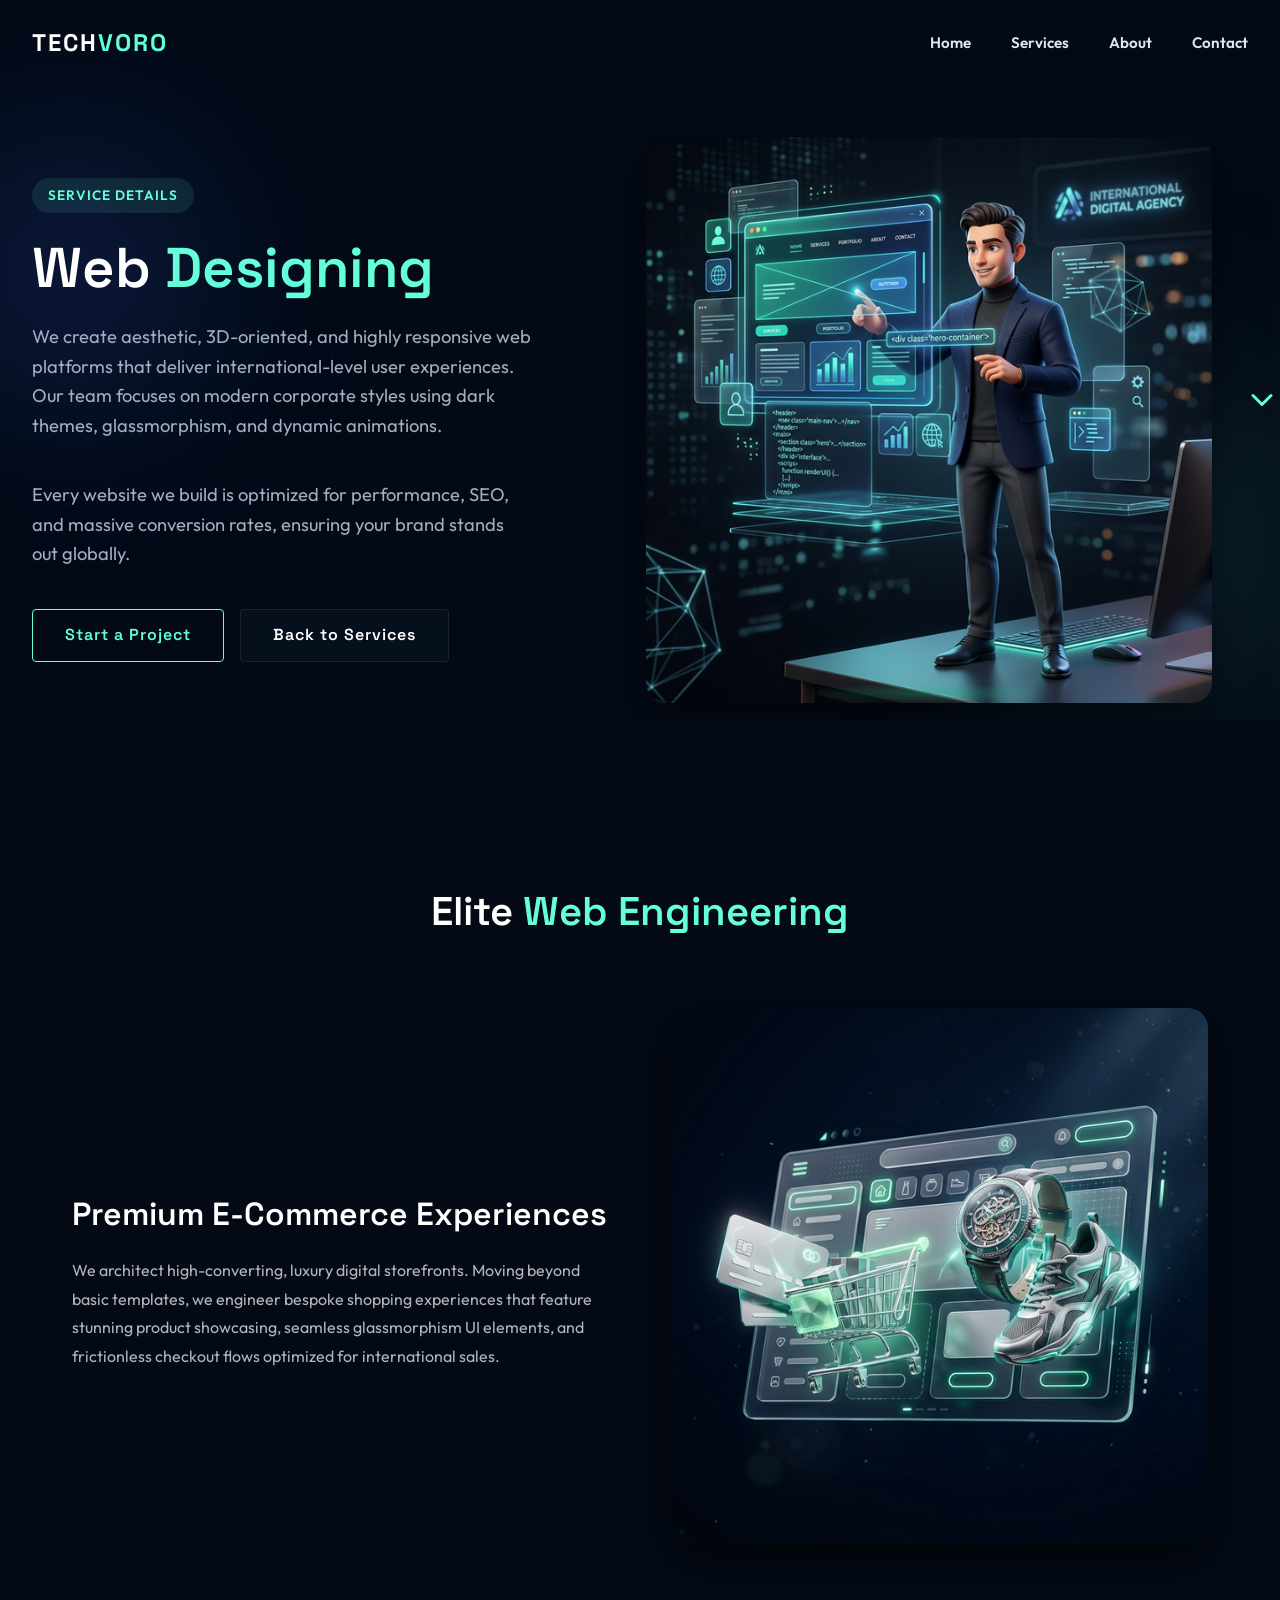
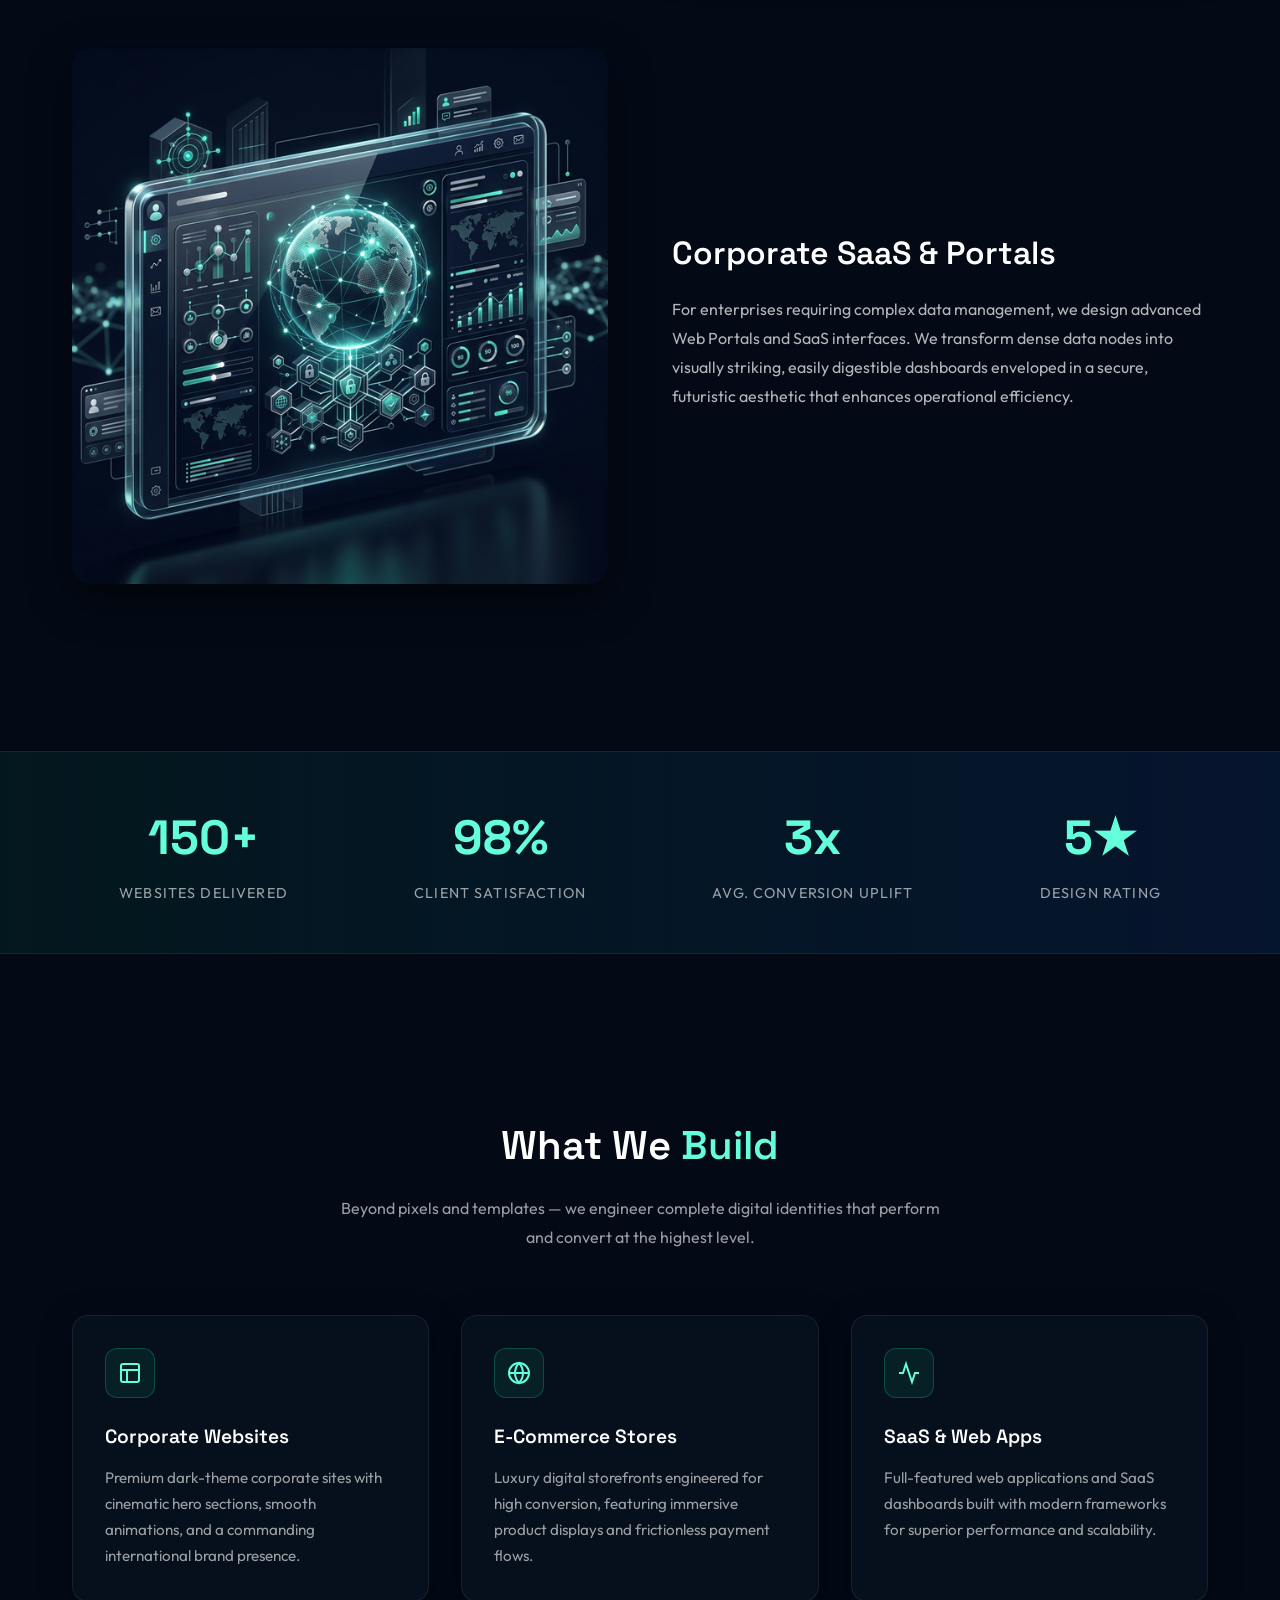
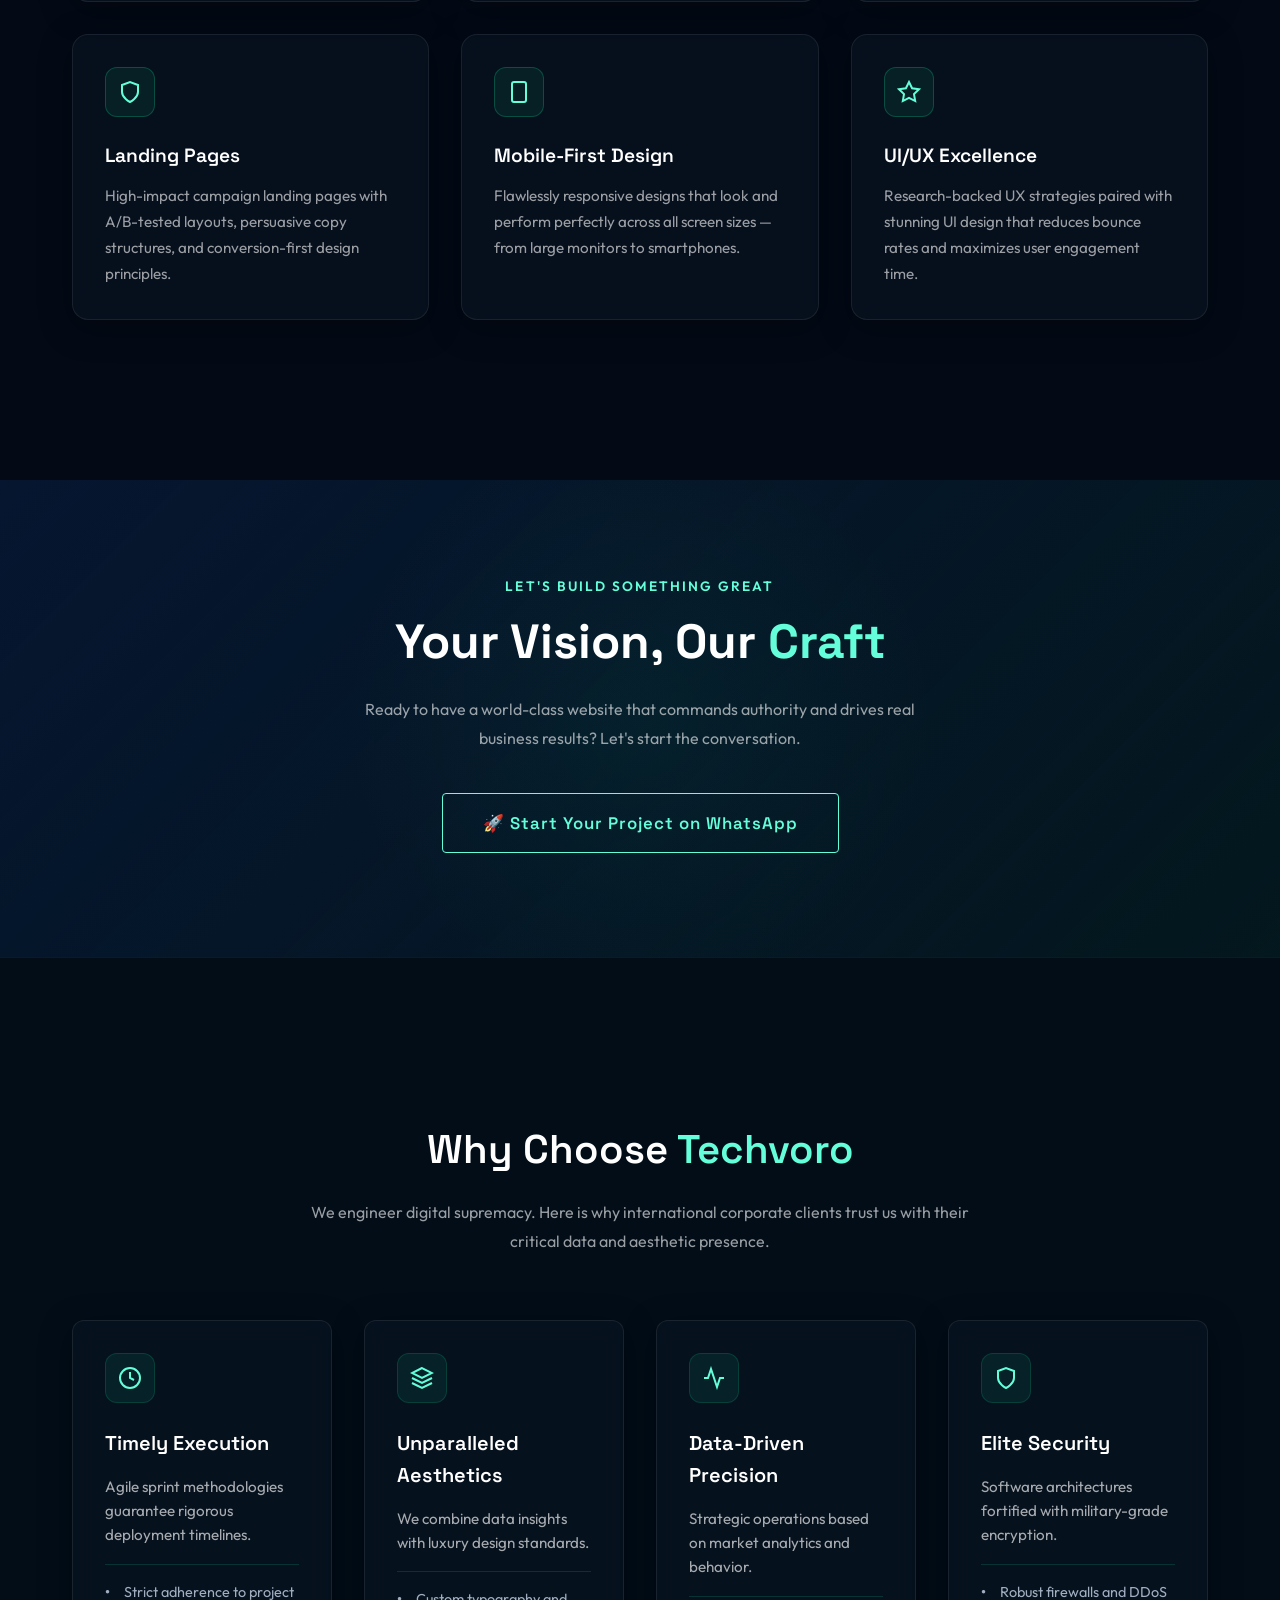
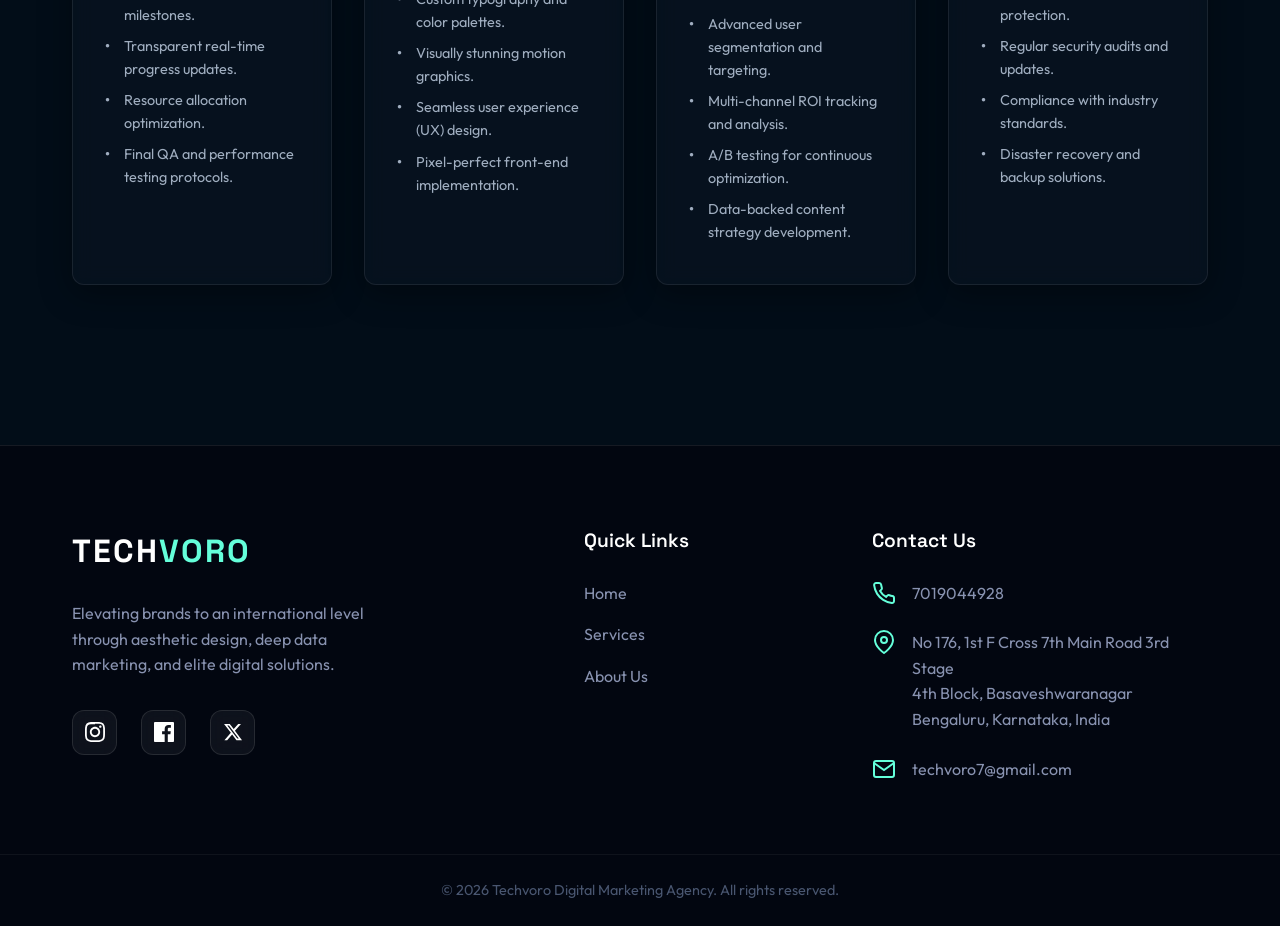
<file: web-designing.html>
<!DOCTYPE html>
<html lang="en">
<head>
    <meta charset="UTF-8">
    <meta name="viewport" content="width=device-width, initial-scale=1.0">

    <!-- ===== PRIMARY SEO TAGS ===== -->
    <title>Web Designing in Bangalore | Premium Website Design Company – Techvoro</title>
    <meta name="description" content="Best web designing company in Bangalore. Techvoro creates premium corporate websites, e-commerce stores, SaaS portals with modern 3D design, dark themes & glassmorphism. Get a quote – Call 7019044928.">
    <meta name="keywords" content="web designing company Bangalore, website design Bangalore, website development Bangalore, corporate website design Bangalore, e-commerce website Bangalore, responsive website design Bangalore, web design agency Bangalore, professional website Bangalore, best website designing in Bangalore, web design Basaveshwaranagar, 3D website design Bangalore, landing page design Bangalore, UI UX design Bangalore">
    <meta name="author" content="Techvoro Digital Marketing Agency">
    <meta name="robots" content="index, follow">
    <meta name="geo.region" content="IN-KA">
    <meta name="geo.placename" content="Bangalore, Karnataka, India">

    <!-- ===== CANONICAL URL ===== -->
    <link rel="canonical" href="https://techvoro.in/web-designing.html">

    <!-- ===== OPEN GRAPH ===== -->
    <meta property="og:type" content="website">
    <meta property="og:url" content="https://techvoro.in/web-designing.html">
    <meta property="og:title" content="Web Designing in Bangalore | Techvoro – Premium Website Design">
    <meta property="og:description" content="Top web designing company in Bangalore. Premium corporate websites, e-commerce & SaaS portals. Call 7019044928.">
    <meta property="og:site_name" content="Techvoro">

    <!-- ===== SERVICE SCHEMA ===== -->
    <script type="application/ld+json">
    {
      "@context": "https://schema.org",
      "@type": "Service",
      "serviceType": "Web Designing",
      "name": "Web Designing Services in Bangalore",
      "description": "Premium web designing services in Bangalore including corporate websites, e-commerce stores, SaaS portals, landing pages, and mobile-first responsive designs.",
      "provider": {
        "@type": "LocalBusiness",
        "name": "Techvoro Digital Marketing Agency",
        "address": {"@type": "PostalAddress", "addressLocality": "Basaveshwaranagar", "addressRegion": "Karnataka", "addressCountry": "IN"},
        "telephone": "+917019044928",
        "url": "https://techvoro.in"
      },
      "areaServed": {"@type": "City", "name": "Bangalore"},
      "url": "https://techvoro.in/web-designing.html"
    }
    </script>

    <link rel="preconnect" href="https://fonts.googleapis.com">
    <link rel="preconnect" href="https://fonts.gstatic.com" crossorigin>
    <link href="https://fonts.googleapis.com/css2?family=Outfit:wght@300;400;600;700&family=Space+Grotesk:wght@400;600&display=swap" rel="stylesheet">
    <link rel="stylesheet" href="css/style.css">
    <script src="js/main.js" defer></script>
</head>
<body>

    <!-- Navigation -->
    <nav id="navbar" class="glass-nav scrolled">
        <div class="nav-container">
            <a href="index.html" class="logo">TECH<span>VORO</span></a>
            <ul class="nav-links">
                <li><a href="index.html#home">Home</a></li>
                <li><a href="index.html#services">Services</a></li>
                <li><a href="index.html#about">About</a></li>
                <li><a href="index.html#contact">Contact</a></li>
            </ul>
            <div class="mobile-toggle" id="mobile-toggle">
                <svg viewBox="0 0 24 24" fill="none" stroke="currentColor" stroke-width="2"><line x1="3" y1="12" x2="21" y2="12"></line><line x1="3" y1="6" x2="21" y2="6"></line><line x1="3" y1="18" x2="21" y2="18"></line></svg>
            </div>
        </div>
    </nav>

    <!-- Service Detail Hero Section -->
    <section class="hero-section" style="min-height: 80vh; padding-top: 120px;">
        <div class="hero-background-elements">
            <div class="bg-shape circle"></div>
            <div class="bg-shape polygon"></div>
        </div>
        
        <div class="hero-content" style="align-items: center;">
            <div class="hero-text fade-in-up" style="max-width: 600px;">
                <div class="badge">Service Details</div>
                <h1 style="font-size: 3.5rem;">Web <span class="accent">Designing</span></h1>
                <p>We create aesthetic, 3D-oriented, and highly responsive web platforms that deliver international-level user experiences. Our team focuses on modern corporate styles using dark themes, glassmorphism, and dynamic animations.</p>
                <p>Every website we build is optimized for performance, SEO, and massive conversion rates, ensuring your brand stands out globally.</p>
                <div class="hero-actions" style="margin-top: 2rem;">
                    <a href="https://wa.me/917019044928?text=Hey%20Techvoro,%20I'm%20interested%20in%20Web%20Designing%20services!" target="_blank" class="btn btn-primary">Start a Project</a>
                    <a href="index.html#services" class="btn btn-secondary">Back to Services</a>
                </div>
            </div>
            
            <div class="hero-graphics fade-in-up" data-delay="200" style="height: auto;">
                <div class="avatar-container" style="pointer-events: none;">
                    <img src="assets/images/human_web_design.png" alt="Web Design 3D Illustration" style="max-width: 100%; border-radius: 20px; box-shadow: 0 20px 50px rgba(0,0,0,0.5);">
                    <div class="glow-underneath" style="bottom: 0px; background: radial-gradient(ellipse at center, rgba(16, 185, 129, 0.3) 0%, rgba(0,0,0,0) 70%);"></div>
                </div>
            </div>
        </div>
        <!-- Scroll Down Arrow -->
        <div style="text-align:center; padding-bottom: 2rem; animation: bounce 2s infinite;">
            <a href="#web-details" style="display:inline-block; color: var(--color-accent); text-decoration: none;">
                <svg width="36" height="36" viewBox="0 0 24 24" fill="none" stroke="currentColor" stroke-width="2" stroke-linecap="round" stroke-linejoin="round"><polyline points="6 9 12 15 18 9"></polyline></svg>
            </a>
        </div>
    </section>

    <!-- Web Design Features Details -->
    <section class="section-padding" style="background: var(--color-bg);">
        <div class="container">
            <h2 class="section-title text-center" style="margin-bottom: 4rem;">Elite <span class="accent">Web Engineering</span></h2>
            
            <div class="feature-row" style="display: flex; gap: 4rem; align-items: center; margin-bottom: 6rem; flex-wrap: wrap;">
                <div class="feature-text" style="flex: 1; min-width: 300px;">
                    <h3 style="font-size: 2rem; margin-bottom: 1rem; color: var(--color-heading);">Premium E-Commerce Experiences</h3>
                    <p style="color: rgba(255,255,255,0.7); line-height: 1.8;">We architect high-converting, luxury digital storefronts. Moving beyond basic templates, we engineer bespoke shopping experiences that feature stunning product showcasing, seamless glassmorphism UI elements, and frictionless checkout flows optimized for international sales.</p>
                </div>
                <div class="feature-image" style="flex: 1; min-width: 300px; text-align: center;">
                    <img src="assets/images/web_ecommerce.png" alt="3D E-Commerce Storefront Interface" style="max-width: 100%; border-radius: 20px; box-shadow: 0 15px 40px rgba(0,0,0,0.6), inset 0 0 10px rgba(16, 185, 129, 0.2);">
                </div>
            </div>

            <div class="feature-row" style="display: flex; gap: 4rem; align-items: center; flex-wrap: wrap-reverse;">
                <div class="feature-image" style="flex: 1; min-width: 300px; text-align: center;">
                    <img src="assets/images/web_portal.png" alt="3D Corporate Web Portal Dashboard" style="max-width: 100%; border-radius: 20px; box-shadow: 0 15px 40px rgba(0,0,0,0.6), inset 0 0 10px rgba(16, 185, 129, 0.2);">
                </div>
                <div class="feature-text" style="flex: 1; min-width: 300px;">
                    <h3 style="font-size: 2rem; margin-bottom: 1rem; color: var(--color-heading);">Corporate SaaS & Portals</h3>
                    <p style="color: rgba(255,255,255,0.7); line-height: 1.8;">For enterprises requiring complex data management, we design advanced Web Portals and SaaS interfaces. We transform dense data nodes into visually striking, easily digestible dashboards enveloped in a secure, futuristic aesthetic that enhances operational efficiency.</p>
                </div>
            </div>
        </div>
    </section>

    <!-- Stats Strip -->
    <section style="background: linear-gradient(90deg, rgba(16,185,129,0.08) 0%, rgba(6,22,48,0.9) 100%); border-top: 1px solid rgba(16,185,129,0.15); border-bottom: 1px solid rgba(16,185,129,0.15); padding: 3rem 0;">
        <div class="container" style="display: flex; justify-content: space-around; flex-wrap: wrap; gap: 2rem; text-align: center;">
            <div>
                <h2 style="font-size: 3rem; font-weight: 700; color: var(--color-accent); margin: 0;">150+</h2>
                <p style="color: rgba(255,255,255,0.6); font-size: 0.9rem; text-transform: uppercase; letter-spacing: 0.08em; margin-top: 0.3rem;">Websites Delivered</p>
            </div>
            <div>
                <h2 style="font-size: 3rem; font-weight: 700; color: var(--color-accent); margin: 0;">98%</h2>
                <p style="color: rgba(255,255,255,0.6); font-size: 0.9rem; text-transform: uppercase; letter-spacing: 0.08em; margin-top: 0.3rem;">Client Satisfaction</p>
            </div>
            <div>
                <h2 style="font-size: 3rem; font-weight: 700; color: var(--color-accent); margin: 0;">3x</h2>
                <p style="color: rgba(255,255,255,0.6); font-size: 0.9rem; text-transform: uppercase; letter-spacing: 0.08em; margin-top: 0.3rem;">Avg. Conversion Uplift</p>
            </div>
            <div>
                <h2 style="font-size: 3rem; font-weight: 700; color: var(--color-accent); margin: 0;">5★</h2>
                <p style="color: rgba(255,255,255,0.6); font-size: 0.9rem; text-transform: uppercase; letter-spacing: 0.08em; margin-top: 0.3rem;">Design Rating</p>
            </div>
        </div>
    </section>

    <!-- What We Build Grid -->
    <section class="section-padding" style="background: var(--color-bg);">
        <div class="container">
            <div style="text-align: center; margin-bottom: 4rem;">
                <h2 class="section-title">What We <span class="accent">Build</span></h2>
                <p style="color: rgba(255,255,255,0.6); max-width: 600px; margin: 1rem auto 0; line-height: 1.8;">Beyond pixels and templates — we engineer complete digital identities that perform and convert at the highest level.</p>
            </div>
            <div style="display: grid; grid-template-columns: repeat(auto-fit, minmax(280px, 1fr)); gap: 2rem;">
                <div class="glass-card" style="padding: 2rem; border-radius: 16px; transition: transform 0.3s ease;" onmouseover="this.style.transform='translateY(-8px)';" onmouseout="this.style.transform='translateY(0)';">
                    <div style="width:50px;height:50px;background:rgba(16,185,129,0.1);border:1px solid rgba(16,185,129,0.3);border-radius:12px;display:flex;align-items:center;justify-content:center;margin-bottom:1.5rem;">
                        <svg width="24" height="24" viewBox="0 0 24 24" fill="none" stroke="var(--color-accent)" stroke-width="2"><rect x="3" y="3" width="18" height="18" rx="2"/><path d="M3 9h18"/><path d="M9 21V9"/></svg>
                    </div>
                    <h4 style="font-size:1.2rem;margin-bottom:0.75rem;color:var(--color-heading);">Corporate Websites</h4>
                    <p style="color:rgba(255,255,255,0.6);font-size:0.95rem;line-height:1.7;">Premium dark-theme corporate sites with cinematic hero sections, smooth animations, and a commanding international brand presence.</p>
                </div>
                <div class="glass-card" style="padding: 2rem; border-radius: 16px; transition: transform 0.3s ease;" onmouseover="this.style.transform='translateY(-8px)';" onmouseout="this.style.transform='translateY(0)';">
                    <div style="width:50px;height:50px;background:rgba(16,185,129,0.1);border:1px solid rgba(16,185,129,0.3);border-radius:12px;display:flex;align-items:center;justify-content:center;margin-bottom:1.5rem;">
                        <svg width="24" height="24" viewBox="0 0 24 24" fill="none" stroke="var(--color-accent)" stroke-width="2"><circle cx="12" cy="12" r="10"/><path d="M2 12h20"/><path d="M12 2a15.3 15.3 0 0 1 4 10 15.3 15.3 0 0 1-4 10 15.3 15.3 0 0 1-4-10 15.3 15.3 0 0 1 4-10z"/></svg>
                    </div>
                    <h4 style="font-size:1.2rem;margin-bottom:0.75rem;color:var(--color-heading);">E-Commerce Stores</h4>
                    <p style="color:rgba(255,255,255,0.6);font-size:0.95rem;line-height:1.7;">Luxury digital storefronts engineered for high conversion, featuring immersive product displays and frictionless payment flows.</p>
                </div>
                <div class="glass-card" style="padding: 2rem; border-radius: 16px; transition: transform 0.3s ease;" onmouseover="this.style.transform='translateY(-8px)';" onmouseout="this.style.transform='translateY(0)';">
                    <div style="width:50px;height:50px;background:rgba(16,185,129,0.1);border:1px solid rgba(16,185,129,0.3);border-radius:12px;display:flex;align-items:center;justify-content:center;margin-bottom:1.5rem;">
                        <svg width="24" height="24" viewBox="0 0 24 24" fill="none" stroke="var(--color-accent)" stroke-width="2"><polyline points="22 12 18 12 15 21 9 3 6 12 2 12"/></svg>
                    </div>
                    <h4 style="font-size:1.2rem;margin-bottom:0.75rem;color:var(--color-heading);">SaaS & Web Apps</h4>
                    <p style="color:rgba(255,255,255,0.6);font-size:0.95rem;line-height:1.7;">Full-featured web applications and SaaS dashboards built with modern frameworks for superior performance and scalability.</p>
                </div>
                <div class="glass-card" style="padding: 2rem; border-radius: 16px; transition: transform 0.3s ease;" onmouseover="this.style.transform='translateY(-8px)';" onmouseout="this.style.transform='translateY(0)';">
                    <div style="width:50px;height:50px;background:rgba(16,185,129,0.1);border:1px solid rgba(16,185,129,0.3);border-radius:12px;display:flex;align-items:center;justify-content:center;margin-bottom:1.5rem;">
                        <svg width="24" height="24" viewBox="0 0 24 24" fill="none" stroke="var(--color-accent)" stroke-width="2"><path d="M12 22s8-4 8-10V5l-8-3-8 3v7c0 6 8 10 8 10z"/></svg>
                    </div>
                    <h4 style="font-size:1.2rem;margin-bottom:0.75rem;color:var(--color-heading);">Landing Pages</h4>
                    <p style="color:rgba(255,255,255,0.6);font-size:0.95rem;line-height:1.7;">High-impact campaign landing pages with A/B-tested layouts, persuasive copy structures, and conversion-first design principles.</p>
                </div>
                <div class="glass-card" style="padding: 2rem; border-radius: 16px; transition: transform 0.3s ease;" onmouseover="this.style.transform='translateY(-8px)';" onmouseout="this.style.transform='translateY(0)';">
                    <div style="width:50px;height:50px;background:rgba(16,185,129,0.1);border:1px solid rgba(16,185,129,0.3);border-radius:12px;display:flex;align-items:center;justify-content:center;margin-bottom:1.5rem;">
                        <svg width="24" height="24" viewBox="0 0 24 24" fill="none" stroke="var(--color-accent)" stroke-width="2"><rect x="5" y="2" width="14" height="20" rx="2"/><line x1="12" y1="18" x2="12.01" y2="18"/></svg>
                    </div>
                    <h4 style="font-size:1.2rem;margin-bottom:0.75rem;color:var(--color-heading);">Mobile-First Design</h4>
                    <p style="color:rgba(255,255,255,0.6);font-size:0.95rem;line-height:1.7;">Flawlessly responsive designs that look and perform perfectly across all screen sizes — from large monitors to smartphones.</p>
                </div>
                <div class="glass-card" style="padding: 2rem; border-radius: 16px; transition: transform 0.3s ease;" onmouseover="this.style.transform='translateY(-8px)';" onmouseout="this.style.transform='translateY(0)';">
                    <div style="width:50px;height:50px;background:rgba(16,185,129,0.1);border:1px solid rgba(16,185,129,0.3);border-radius:12px;display:flex;align-items:center;justify-content:center;margin-bottom:1.5rem;">
                        <svg width="24" height="24" viewBox="0 0 24 24" fill="none" stroke="var(--color-accent)" stroke-width="2"><polygon points="12 2 15.09 8.26 22 9.27 17 14.14 18.18 21.02 12 17.77 5.82 21.02 7 14.14 2 9.27 8.91 8.26 12 2"/></svg>
                    </div>
                    <h4 style="font-size:1.2rem;margin-bottom:0.75rem;color:var(--color-heading);">UI/UX Excellence</h4>
                    <p style="color:rgba(255,255,255,0.6);font-size:0.95rem;line-height:1.7;">Research-backed UX strategies paired with stunning UI design that reduces bounce rates and maximizes user engagement time.</p>
                </div>
            </div>
        </div>
    </section>

    <!-- CTA Section -->
    <section style="padding: 6rem 0; background: linear-gradient(135deg, rgba(6,22,48,1) 0%, rgba(16,185,129,0.08) 100%); text-align: center; position: relative; overflow: hidden;">
        <div style="position: absolute; top: 50%; left: 50%; transform: translate(-50%,-50%); width: 600px; height: 600px; background: radial-gradient(circle, rgba(16,185,129,0.06) 0%, transparent 70%); pointer-events: none;"></div>
        <div class="container" style="position: relative; z-index: 1;">
            <p style="color: var(--color-accent); text-transform: uppercase; letter-spacing: 0.15em; font-size: 0.85rem; font-weight: 600; margin-bottom: 1rem;">Let's Build Something Great</p>
            <h2 style="font-size: 3rem; font-weight: 700; color: var(--color-heading); margin-bottom: 1.5rem; line-height: 1.2;">Your Vision, Our <span class="accent">Craft</span></h2>
            <p style="color: rgba(255,255,255,0.6); max-width: 550px; margin: 0 auto 2.5rem; line-height: 1.8;">Ready to have a world-class website that commands authority and drives real business results? Let's start the conversation.</p>
            <a href="https://wa.me/917019044928?text=Hey%20Techvoro,%20I'm%20interested%20in%20Web%20Designing%20services!" target="_blank" class="btn btn-primary" style="padding: 1rem 2.5rem; font-size: 1.05rem;">🚀 Start Your Project on WhatsApp</a>
        </div>
    </section>

    <!-- Why Choose Techvoro Section -->
    <section class="section-padding" style="background: rgba(16, 185, 129, 0.02); border-top: 1px solid rgba(16, 185, 129, 0.1);">
        <div class="container">
            <div style="text-align: center; margin-bottom: 4rem;">
                <h2 class="section-title">Why Choose <span class="accent">Techvoro</span></h2>
                <p style="color: rgba(255,255,255,0.6); max-width: 700px; margin: 1rem auto 0; line-height: 1.8;">We engineer digital supremacy. Here is why international corporate clients trust us with their critical data and aesthetic presence.</p>
            </div>
            
            <div class="subpage-why-grid">
                <!-- Pillar 1 -->
                <div class="why-card glass-card">
                    <div class="icon-wrapper">
                        <svg viewBox="0 0 24 24" fill="none" stroke="currentColor" stroke-width="2"><circle cx="12" cy="12" r="10"></circle><polyline points="12 6 12 12 16 14"></polyline></svg>
                    </div>
                    <h3>Timely Execution</h3>
                    <p>Agile sprint methodologies guarantee rigorous deployment timelines.</p>
                    <ul class="feature-list">
                        <li>Strict adherence to project milestones.</li>
                        <li>Transparent real-time progress updates.</li>
                        <li>Resource allocation optimization.</li>
                        <li>Final QA and performance testing protocols.</li>
                    </ul>
                </div>

                <!-- Pillar 2 -->
                <div class="why-card glass-card">
                    <div class="icon-wrapper">
                        <svg viewBox="0 0 24 24" fill="none" stroke="currentColor" stroke-width="2"><path d="M12 2L2 7l10 5 10-5-10-5zM2 17l10 5 10-5M2 12l10 5 10-5"></path></svg>
                    </div>
                    <h3>Unparalleled Aesthetics</h3>
                    <p>We combine data insights with luxury design standards.</p>
                    <ul class="feature-list">
                        <li>Custom typography and color palettes.</li>
                        <li>Visually stunning motion graphics.</li>
                        <li>Seamless user experience (UX) design.</li>
                        <li>Pixel-perfect front-end implementation.</li>
                    </ul>
                </div>

                <!-- Pillar 3 -->
                <div class="why-card glass-card">
                    <div class="icon-wrapper">
                        <svg viewBox="0 0 24 24" fill="none" stroke="currentColor" stroke-width="2"><polyline points="22 12 18 12 15 21 9 3 6 12 2 12"></polyline></svg>
                    </div>
                    <h3>Data-Driven Precision</h3>
                    <p>Strategic operations based on market analytics and behavior.</p>
                    <ul class="feature-list">
                        <li>Advanced user segmentation and targeting.</li>
                        <li>Multi-channel ROI tracking and analysis.</li>
                        <li>A/B testing for continuous optimization.</li>
                        <li>Data-backed content strategy development.</li>
                    </ul>
                </div>

                <!-- Pillar 4 -->
                <div class="why-card glass-card">
                    <div class="icon-wrapper">
                        <svg viewBox="0 0 24 24" fill="none" stroke="currentColor" stroke-width="2"><path d="M12 22s8-4 8-10V5l-8-3-8 3v7c0 6 8 10 8 10z"></path></svg>
                    </div>
                    <h3>Elite Security</h3>
                    <p>Software architectures fortified with military-grade encryption.</p>
                    <ul class="feature-list">
                        <li>Robust firewalls and DDoS protection.</li>
                        <li>Regular security audits and updates.</li>
                        <li>Compliance with industry standards.</li>
                        <li>Disaster recovery and backup solutions.</li>
                    </ul>
                </div>
            </div>
        </div>
    </section>

    <!-- Contact & Footer Section -->
    <footer id="contact" class="footer-section">
        <div class="container footer-content">
            <div class="footer-brand">
                <h2 class="logo large-logo">TECH<span>VORO</span></h2>
                <p class="company-desc">Elevating brands to an international level through aesthetic design, deep data marketing, and elite digital solutions.</p>
                <!-- Horizontal Social Media Bar -->
                <div class="social-bar">
                    <a href="https://www.instagram.com/techvoro/" target="_blank" class="social-link" title="Instagram">
                        <svg viewBox="0 0 24 24"><path d="M12 2.163c3.204 0 3.584.012 4.85.07 3.252.148 4.771 1.691 4.919 4.919.058 1.265.069 1.645.069 4.849 0 3.205-.012 3.584-.069 4.849-.149 3.225-1.664 4.771-4.919 4.919-1.266.058-1.644.07-4.85.07-3.204 0-3.584-.012-4.849-.07-3.26-.149-4.771-1.699-4.919-4.92-.058-1.265-.07-1.644-.07-4.849 0-3.204.013-3.04.07-4.349.148-3.225 1.664-4.771 4.919-4.919 1.266-.057 1.645-.069 4.849-.069zm0-2.163c-3.259 0-3.667.014-4.947.072-4.358.2-6.78 2.618-6.98 6.98-.059 1.281-.073 1.689-.073 4.948 0 3.259.014 3.668.072 4.948.2 4.358 2.618 6.78 6.98 6.98 1.281.058 1.689.072 4.948.072 3.259 0 3.668-.014 4.948-.072 4.354-.2 6.782-2.618 6.979-6.98.059-1.28.073-1.689.073-4.948 0-3.259-.014-3.667-.072-4.947-.196-4.354-2.617-6.78-6.979-6.98-1.281-.059-1.69-.073-4.949-.073zm0 5.838c-3.403 0-6.162 2.759-6.162 6.162s2.759 6.163 6.162 6.163 6.162-2.759 6.162-6.163c0-3.403-2.759-6.162-6.162-6.162zm0 10.162c-2.209 0-4-1.79-4-4 0-2.209 1.791-4 4-4s4 1.791 4 4c0 2.21-1.791 4-4 4zm6.406-11.845c-.796 0-1.441.645-1.441 1.44s.645 1.44 1.441 1.44c.795 0 1.439-.645 1.439-1.44s-.644-1.44-1.439-1.44z"/></svg>
                    </a>
                    <a href="#" class="social-link" title="Facebook">
                        <svg viewBox="0 0 24 24"><path d="M22.675 0h-21.35c-.732 0-1.325.593-1.325 1.325v21.351c0 .731.593 1.324 1.325 1.324h11.495v-9.294h-3.128v-3.622h3.128v-2.671c0-3.1 1.893-4.788 4.659-4.788 1.325 0 2.463.099 2.795.143v3.24h-1.918c-1.504 0-1.795.715-1.795 1.763v2.313h3.587l-.467 3.622h-3.12v9.293h6.116c.73 0 1.323-.593 1.323-1.325v-21.35c0-.732-.593-1.325-1.325-1.325z"/></svg>
                    </a>
                    <a href="#" class="social-link" title="X (Twitter)">
                        <svg viewBox="0 0 24 24"><path d="M18.244 2.25h3.308l-7.227 8.26 8.502 11.24H16.17l-5.214-6.817L4.99 21.75H1.68l7.73-8.835L1.254 2.25H8.134l4.713 6.231zm-1.161 17.52h1.833L7.084 4.126H5.117z"/></svg>
                    </a>
                </div>
            </div>
            
            <div class="footer-links">
                <h4>Quick Links</h4>
                <ul>
                    <li><a href="index.html#home">Home</a></li>
                    <li><a href="index.html#services">Services</a></li>
                    <li><a href="index.html#about">About Us</a></li>
                </ul>
            </div>
            
            <div class="footer-contact">
                <h4>Contact Us</h4>
                <div class="contact-item">
                    <svg class="contact-icon" viewBox="0 0 24 24" fill="none" stroke="currentColor" stroke-width="2"><path d="M22 16.92v3a2 2 0 0 1-2.18 2 19.79 19.79 0 0 1-8.63-3.07 19.5 19.5 0 0 1-6-6 19.79 19.79 0 0 1-3.07-8.67A2 2 0 0 1 4.11 2h3a2 2 0 0 1 2 1.72 12.84 12.84 0 0 0 .7 2.81 2 2 0 0 1-.45 2.11L8.09 9.91a16 16 0 0 0 6 6l1.27-1.27a2 2 0 0 1 2.11-.45 12.84 12.84 0 0 0 2.81.7A2 2 0 0 1 22 16.92z"></path></svg>
                    <span>7019044928</span>
                </div>
                <div class="contact-item">
                    <svg class="contact-icon" viewBox="0 0 24 24" fill="none" stroke="currentColor" stroke-width="2"><path d="M21 10c0 7-9 13-9 13s-9-6-9-13a9 9 0 0 1 18 0z"></path><circle cx="12" cy="10" r="3"></circle></svg>
                    <span>No 176, 1st F Cross 7th Main Road 3rd Stage<br>4th Block, Basaveshwaranagar<br>Bengaluru, Karnataka, India</span>
                </div>
                <div class="contact-item">
                    <svg class="contact-icon" viewBox="0 0 24 24" fill="none" stroke="currentColor" stroke-width="2"><path d="M4 4h16c1.1 0 2 .9 2 2v12c0 1.1-.9 2-2 2H4c-1.1 0-2-.9-2-2V6c0-1.1.9-2 2-2z"></path><polyline points="22,6 12,13 2,6"></polyline></svg>
                    <a href="mailto:techvoro7@gmail.com" style="color: inherit; text-decoration: none;">techvoro7@gmail.com</a>
                </div>
            </div>
        </div>
        
        <div class="footer-bottom">
            <p>&copy; 2026 Techvoro Digital Marketing Agency. All rights reserved.</p>
        </div>
    </footer>

</body>
</html>
</file>
<file: css/style.css>
/* ==================================
   VARIABLES & GLOBALS
   ================================== */
:root {
    /* Colors */
    --color-bg: #030a16;
    --color-bg-light: #0d1b2a;
    --color-text: #e0e6ed;
    --color-heading: #ffffff;
    --color-accent: #64ffda; /* Emerald/Teal */
    --color-accent-dark: #1b4e52;
    --color-primary: #1e3a8a; /* Deep Blue */
    
    /* Glassmorphism */
    --glass-bg: rgba(13, 27, 42, 0.4);
    --glass-border: rgba(255, 255, 255, 0.08);
    --glass-shadow: 0 8px 32px 0 rgba(0, 0, 0, 0.37);
    
    /* Typography */
    --font-primary: 'Outfit', sans-serif;
    --font-secondary: 'Space Grotesk', sans-serif;
    
    /* Spacing */
    --spacing-sm: 1rem;
    --spacing-md: 2.5rem;
    --spacing-lg: 5rem;
    --spacing-xl: 10rem;
}

* {
    margin: 0;
    padding: 0;
    box-sizing: border-box;
}

html {
    scroll-behavior: smooth;
    font-size: 16px;
}

body {
    background-color: var(--color-bg);
    color: var(--color-text);
    font-family: var(--font-primary);
    line-height: 1.6;
    overflow-x: hidden;
}

h1, h2, h3, h4, h5, h6 {
    color: var(--color-heading);
    font-family: var(--font-secondary);
    font-weight: 600;
}

a {
    text-decoration: none;
    color: inherit;
}

ul {
    list-style: none;
}

.container {
    max-width: 1200px;
    margin: 0 auto;
    padding: 0 2rem;
}

.section-padding {
    padding: var(--spacing-xl) 0;
}

@media screen and (max-width: 768px) {
    .section-padding {
        padding: 4rem 0;
    }
}

.text-center {
    text-align: center;
}

.accent {
    color: var(--color-accent);
}

/* ==================================
   COMPONENTS
   ================================== */

.btn {
    display: inline-block;
    padding: 0.8rem 2rem;
    border-radius: 4px;
    font-weight: 600;
    font-family: var(--font-secondary);
    letter-spacing: 1px;
    transition: all 0.3s cubic-bezier(0.25, 0.46, 0.45, 0.94);
    position: relative;
    overflow: hidden;
    z-index: 1;
}

.btn-primary {
    background: transparent;
    color: var(--color-accent);
    border: 1px solid var(--color-accent);
}

.btn-primary:hover {
    background: rgba(100, 255, 218, 0.1);
    box-shadow: 0 0 15px rgba(100, 255, 218, 0.3);
    transform: translateY(-3px);
}

.btn-secondary {
    background: var(--glass-bg);
    border: 1px solid var(--glass-border);
    color: var(--color-heading);
}

.btn-secondary:hover {
    background: rgba(255, 255, 255, 0.05);
    transform: translateY(-3px);
}

.badge {
    display: inline-block;
    padding: 0.4rem 1rem;
    background: rgba(100, 255, 218, 0.1);
    color: var(--color-accent);
    border-radius: 50px;
    font-size: 0.85rem;
    font-weight: 600;
    margin-bottom: 1.5rem;
    letter-spacing: 1px;
    text-transform: uppercase;
}

.glass-card {
    background: var(--glass-bg);
    backdrop-filter: blur(10px);
    -webkit-backdrop-filter: blur(10px);
    border: 1px solid var(--glass-border);
    border-radius: 12px;
    box-shadow: var(--glass-shadow);
}

/* ==================================
   NAVIGATION
   ================================== */
.glass-nav {
    position: fixed;
    top: 0;
    width: 100%;
    z-index: 100;
    padding: 1.5rem 0;
    transition: all 0.4s ease;
    background: transparent;
}

.glass-nav.scrolled {
    background: rgba(3, 10, 22, 0.8);
    backdrop-filter: blur(12px);
    -webkit-backdrop-filter: blur(12px);
    padding: 1rem 0;
    border-bottom: 1px solid var(--glass-border);
}

.nav-container {
    max-width: 1400px;
    margin: 0 auto;
    padding: 0 2rem;
    display: flex;
    justify-content: space-between;
    align-items: center;
}

.logo {
    font-family: var(--font-secondary);
    font-size: 1.5rem;
    font-weight: 700;
    letter-spacing: 2px;
    color: var(--color-heading);
}

.logo span {
    color: var(--color-accent);
}

.nav-links {
    display: flex;
    gap: 2.5rem;
}

.mobile-toggle {
    display: none;
    cursor: pointer;
    z-index: 1001;
}

.mobile-toggle svg {
    width: 30px;
    height: 30px;
    color: var(--color-accent);
}

@media screen and (max-width: 992px) {
    .mobile-toggle {
        display: block;
    }

    .nav-links {
        position: fixed;
        top: 0;
        right: -100%;
        width: 100%;
        height: 100vh;
        background: rgba(3, 10, 22, 0.98);
        backdrop-filter: blur(20px);
        flex-direction: column;
        justify-content: center;
        align-items: center;
        gap: 2rem;
        transition: right 0.4s cubic-bezier(0.77, 0.2, 0.05, 1);
        z-index: 1000;
    }

    .nav-links.active {
        right: 0;
    }

    .nav-links a {
        font-size: 1.5rem;
    }
}

.nav-links a {
    font-size: 0.95rem;
    font-weight: 600;
    color: var(--color-text);
    transition: color 0.3s ease;
    position: relative;
}

.nav-links a::after {
    content: '';
    position: absolute;
    width: 0;
    height: 2px;
    bottom: -5px;
    left: 0;
    background-color: var(--color-accent);
    transition: width 0.3s ease;
}

.nav-links a:hover {
    color: var(--color-accent);
}

.nav-links a:hover::after {
    width: 100%;
}

/* ==================================
   HERO SECTION
   ================================== */
.hero-section {
    position: relative;
    min-height: 100vh;
    display: flex;
    align-items: center;
    padding-top: 80px; /* Offset for nav */
    overflow: hidden;
}

@media screen and (max-width: 768px) {
    .hero-section {
        min-height: auto;
        padding: 120px 0 60px;
    }
}

.hero-background-elements {
    position: absolute;
    top: 0;
    left: 0;
    width: 100%;
    height: 100%;
    z-index: -1;
    overflow: hidden;
}

/* Abstract glowing shapes in background */
.bg-shape {
    position: absolute;
    filter: blur(80px);
    opacity: 0.5;
    z-index: -1;
    animation: drift 20s infinite alternate ease-in-out;
    will-change: transform; /* Hint for browser to use GPU */
}

@media screen and (max-width: 768px) {
    .bg-shape {
        filter: blur(40px); /* Reduce blur on mobile to avoid glitches */
        opacity: 0.3;
    }
}

.circle {
    width: 400px;
    height: 400px;
    background: radial-gradient(circle, var(--color-primary) 0%, transparent 70%);
    top: 10%;
    left: -10%;
}

.polygon {
    width: 500px;
    height: 500px;
    background: radial-gradient(circle, var(--color-accent-dark) 0%, transparent 70%);
    bottom: -10%;
    right: -10%;
    animation-delay: -5s;
}

.hero-content {
    max-width: 1400px;
    margin: 0 auto;
    padding: 0 2rem;
    display: grid;
    grid-template-columns: 1fr 1fr;
    gap: 3rem;
    align-items: center;
    width: 100%;
    position: relative;
    z-index: 10;
}

.hero-text h1 {
    font-size: clamp(3rem, 5vw, 4.5rem);
    line-height: 1.1;
    margin-bottom: 1.5rem;
}

.hero-text p {
    font-size: 1.15rem;
    color: #a0aec0;
    max-width: 500px;
    margin-bottom: 2.5rem;
}

.hero-actions {
    display: flex;
    gap: 1rem;
}

/* 3D Avatar Area */
.hero-graphics {
    position: relative;
    display: flex;
    justify-content: center;
    align-items: center;
    height: 600px; /* fixed height for float effect */
}

.avatar-container {
    position: relative;
    width: 100%;
    height: 100%;
    display: flex;
    justify-content: center;
    align-items: center;
    perspective: 1000px;
    cursor: pointer;
}

.avatar-ring {
    position: absolute;
    width: 380px;
    height: 380px;
    border-radius: 50%;
    border: 2px dashed var(--color-accent);
    opacity: 0;
    transform: scale(0.5) rotate(0deg);
    transition: all 0.6s cubic-bezier(0.175, 0.885, 0.32, 1.275);
    z-index: 0;
    pointer-events: none;
}

.avatar-container:hover .avatar-ring {
    opacity: 0.8;
    transform: scale(1) rotate(180deg);
    box-shadow: 0 0 40px rgba(100, 255, 218, 0.2), inset 0 0 40px rgba(100, 255, 218, 0.2);
    animation: spinRing 20s linear infinite forwards;
}

@keyframes spinRing {
    100% { transform: scale(1) rotate(540deg); }
}

.floating-avatar {
    max-width: 90%;
    max-height: 100%;
    object-fit: contain;
    animation: float 6s ease-in-out infinite;
    filter: drop-shadow(0 20px 30px rgba(0,0,0,0.5));
    transform-style: preserve-3d;
    z-index: 2;
    transition: filter 0.5s ease;
}

.avatar-container:hover .floating-avatar {
    filter: drop-shadow(0 0 30px rgba(100, 255, 218, 0.6));
}

.chat-bubble {
    position: absolute;
    top: 15%;
    right: 5%;
    background: rgba(3, 10, 22, 0.85);
    backdrop-filter: blur(12px);
    border: 1px solid var(--color-accent);
    padding: 1.2rem 1.5rem;
    border-radius: 20px 20px 20px 0;
    color: var(--color-heading);
    font-family: var(--font-primary);
    font-weight: 500;
    font-size: 1.1rem;
    box-shadow: 0 10px 25px rgba(0,0,0,0.5), 0 0 15px rgba(100, 255, 218, 0.2);
    opacity: 0;
    transform: translateY(20px) scale(0.8);
    transition: all 0.5s cubic-bezier(0.175, 0.885, 0.32, 1.275);
    z-index: 10;
    pointer-events: none;
    max-width: 250px;
}

.avatar-container:hover .chat-bubble {
    opacity: 1;
    transform: translateY(0) scale(1);
    transition-delay: 0.3s;
    pointer-events: auto; /* Allow clicking the link when visible */
}

.chat-text {
    display: inline-block;
    color: var(--color-heading);
    text-decoration: none;
    opacity: 0;
    transition: opacity 0.3s ease, color 0.3s ease;
    transition-delay: 1.2s; /* shows after typing dots */
}

.chat-text:hover {
    color: var(--color-accent);
}

.avatar-container:hover .chat-text {
    opacity: 1;
}

.typing-dot {
    display: inline-block;
    width: 6px;
    height: 6px;
    background: var(--color-accent);
    border-radius: 50%;
    margin-right: 4px;
    animation: typing 1.4s infinite ease-in-out both;
    position: absolute;
    top: 50%;
    transform: translateY(-50%);
}

.typing-dot:nth-child(1) { left: 20px; animation-delay: -0.32s; }
.typing-dot:nth-child(2) { left: 32px; animation-delay: -0.16s; }
.typing-dot:nth-child(3) { left: 44px; animation-delay: 0s; }

.avatar-container:hover .typing-dot {
    opacity: 0;
    transition: opacity 0.3s ease;
    transition-delay: 1s; /* fade out typing dots */
}

@keyframes typing {
    0%, 80%, 100% { transform: scale(0); }
    40% { transform: scale(1); }
}

.glow-underneath {
    position: absolute;
    bottom: 50px;
    width: 250px;
    height: 20px;
    background: radial-gradient(ellipse at center, rgba(100, 255, 218, 0.4) 0%, rgba(0,0,0,0) 70%);
    border-radius: 50%;
    animation: pulseGlow 6s ease-in-out infinite;
}

/* ==================================
   SERVICES SECTION
   ================================== */
.services-section {
    position: relative;
    background-color: var(--color-bg-light);
}

.service-card-link {
    text-decoration: none;
    color: inherit;
    display: block;
    border-radius: 20px;
    transition: transform 0.4s ease;
}

.service-card-link:hover {
    transform: translateY(-5px);
}

.section-header {
    margin-bottom: 4rem;
}

.section-title {
    font-size: 2.5rem;
    margin-bottom: 1rem;
}

.section-subtitle {
    color: #a0aec0;
    font-size: 1.1rem;
}

.services-grid {
    display: grid;
    grid-template-columns: repeat(auto-fit, minmax(320px, 1fr));
    gap: 2rem;
}

.service-card {
    padding: 2.5rem;
    transition: transform 0.4s cubic-bezier(0.175, 0.885, 0.32, 1.275), box-shadow 0.4s ease;
    cursor: pointer;
    position: relative;
    overflow: hidden;
}

.service-card::before {
    content: '';
    position: absolute;
    top: 0;
    left: 0;
    width: 100%;
    height: 100%;
    background: linear-gradient(135deg, rgba(100,255,218,0.05) 0%, transparent 100%);
    opacity: 0;
    transition: opacity 0.4s ease;
}

.service-card:hover {
    transform: translateY(-10px) scale(1.02);
    box-shadow: 0 20px 40px rgba(0,0,0,0.4);
    border-color: rgba(100, 255, 218, 0.3);
}

.service-card:hover::before {
    opacity: 1;
}

.service-img-container {
    height: 160px;
    margin-bottom: 1.5rem;
    display: flex;
    justify-content: center;
    align-items: center;
    perspective: 1000px;
}

.service-3d-img {
    max-height: 100%;
    max-width: 100%;
    object-fit: contain;
    filter: drop-shadow(0 15px 25px rgba(0,0,0,0.6));
    transition: transform 0.6s cubic-bezier(0.175, 0.885, 0.32, 1.275), filter 0.6s ease;
    transform-style: preserve-3d;
    border-radius: 12px;
}

.service-card:hover .service-3d-img {
    transform: translateY(-20px) scale(1.15) rotateY(15deg) rotateX(10deg);
    filter: drop-shadow(0 30px 40px rgba(100, 255, 218, 0.25));
}

.service-card h3 {
    font-size: 1.4rem;
    margin-bottom: 1rem;
}

.service-card p {
    color: #a0aec0;
    font-size: 0.95rem;
}

/* ==================================
   WHY CHOOSE US SECTION
   ================================== */
.why-us-section {
    position: relative;
    z-index: 10;
}

.why-us-container {
    display: grid;
    grid-template-columns: 1fr 1fr;
    gap: 4rem;
    align-items: center;
}

.why-us-content .section-subtitle {
    margin-bottom: 3rem;
    font-size: 1.1rem;
    color: rgba(255, 255, 255, 0.7);
    line-height: 1.8;
}

.why-grid {
    display: grid;
    grid-template-columns: 1fr 1fr;
    gap: 2rem;
}

.subpage-why-grid {
    display: grid;
    grid-template-columns: repeat(4, 1fr);
    gap: 2rem;
}

@media (max-width: 992px) {
    .subpage-why-grid {
        grid-template-columns: 1fr 1fr;
    }
}

@media (max-width: 576px) {
    .subpage-why-grid {
        grid-template-columns: 1fr;
    }
}

.why-card {
    padding: 2rem;
    position: relative;
    overflow: hidden;
    transition: transform 0.3s ease, box-shadow 0.3s ease;
    display: flex;
    flex-direction: column;
}

.why-card:hover {
    transform: translateY(-5px);
    box-shadow: 0 10px 40px rgba(0,0,0,0.6), inset 0 0 20px rgba(16, 185, 129, 0.15);
}

.feature-list {
    list-style: none;
    padding: 0;
    margin: 0;
    margin-top: 1rem;
    border-top: 1px solid rgba(16, 185, 129, 0.2);
    padding-top: 1rem;
}

.feature-list li {
    font-size: 0.9rem;
    color: #a0aec0;
    margin-bottom: 0.5rem;
    position: relative;
    padding-left: 1.2rem;
}

.feature-list li::before {
    content: '•';
    position: absolute;
    left: 0;
    color: var(--accent-color);
    font-weight: bold;
}

.why-card::before {
    content: '';
    position: absolute;
    top: 0;
    left: 0;
    width: 2px;
    height: 0;
    background: var(--color-accent);
    transition: height 0.4s ease;
}

.why-card:hover::before {
    height: 100%;
}

.icon-wrapper {
    width: 50px;
    height: 50px;
    border-radius: 12px;
    background: rgba(16, 185, 129, 0.1);
    display: flex;
    align-items: center;
    justify-content: center;
    margin-bottom: 1.5rem;
    border: 1px solid rgba(16, 185, 129, 0.2);
}

.icon-wrapper svg {
    width: 24px;
    height: 24px;
    color: var(--color-accent);
}

.why-card h3 {
    font-size: 1.25rem;
    margin-bottom: 1rem;
    color: var(--color-heading);
}

.why-card p {
    font-size: 0.95rem;
    color: rgba(255, 255, 255, 0.65);
    line-height: 1.6;
    margin: 0;
}

.interactive-shield-3d {
    position: relative;
    animation: float 6s ease-in-out infinite;
}

.shield-img:hover {
    transform: scale(1.05) rotateY(10deg);
}

/* ==================================
   ABOUT / RESEARCH SECTION
   ================================== */
.about-section {
    background: var(--color-bg);
}

.about-container {
    display: grid;
    grid-template-columns: 1fr 1fr;
    gap: 4rem;
    align-items: center;
}

.abstract-chart {
    height: 400px;
    position: relative;
    padding: 2rem;
    display: flex;
    align-items: flex-end;
    gap: 2rem;
    justify-content: center;
}

.bar {
    width: 60px;
    border-radius: 8px 8px 0 0;
    background: linear-gradient(180deg, var(--color-accent) 0%, rgba(100,255,218,0) 100%);
    box-shadow: 0 0 20px rgba(100,255,218,0.2);
    animation: growBar 3s ease-out forwards infinite alternate;
}

.bar-1 { height: 60%; animation-delay: 0s; }
.bar-2 { height: 85%; animation-delay: 1s; }
.bar-3 { height: 40%; animation-delay: 2s; }

.about-text p {
    color: #a0aec0;
    margin-bottom: 1.5rem;
    font-size: 1.1rem;
}

.stats-list {
    display: grid;
    grid-template-columns: repeat(3, 1fr);
    gap: 1.5rem;
    margin-top: 3rem;
    padding-top: 3rem;
    border-top: 1px solid var(--glass-border);
}

.stat-num {
    display: block;
    font-size: 2.5rem;
    font-family: var(--font-secondary);
    font-weight: 700;
    color: var(--color-accent);
    margin-bottom: 0.5rem;
}

.stat-label {
    color: #8892b0;
    font-size: 0.9rem;
    text-transform: uppercase;
    letter-spacing: 1px;
}

/* ==================================
   FOOTER / CONTACT SECTION
   ================================== */
.footer-section {
    background: #020610;
    border-top: 1px solid var(--glass-border);
    padding-top: var(--spacing-lg);
    position: relative;
}

.footer-content {
    display: grid;
    grid-template-columns: 2fr 1fr 1.5fr;
    gap: 4rem;
    margin-bottom: 3rem;
}

.large-logo {
    font-size: 2rem;
    margin-bottom: 1.5rem;
}

.company-desc {
    color: #8892b0;
    max-width: 300px;
}

.footer-links h4, .footer-contact h4 {
    color: var(--color-heading);
    margin-bottom: 1.5rem;
    font-size: 1.2rem;
}

.footer-links ul li {
    margin-bottom: 1rem;
}

.footer-links ul li a {
    color: #8892b0;
    transition: color 0.3s ease;
}

.footer-links ul li a:hover {
    color: var(--color-accent);
}

.contact-item {
    display: flex;
    align-items: flex-start;
    gap: 1rem;
    margin-bottom: 1.5rem;
    color: #8892b0;
}

.contact-icon {
    width: 24px;
    height: 24px;
    color: var(--color-accent);
    flex-shrink: 0;
}

.footer-bottom {
    text-align: center;
    padding: 1.5rem;
    border-top: 1px solid rgba(255,255,255,0.05);
    color: #495670;
    font-size: 0.9rem;
}

/* ==================================
   READ MORE LINK
   ================================== */
.read-more {
    display: inline-flex;
    align-items: center;
    gap: 0.4rem;
    margin-top: 1rem;
    color: var(--color-accent);
    font-size: 0.9rem;
    font-weight: 600;
    letter-spacing: 0.04em;
    text-transform: uppercase;
    transition: gap 0.3s ease, opacity 0.3s ease;
}

.read-more .arrow {
    display: inline-block;
    transition: transform 0.3s ease;
}

.service-card:hover .read-more .arrow {
    transform: translateX(5px);
}

.service-card:hover .read-more {
    gap: 0.7rem;
    opacity: 0.9;
}

/* ==================================
   ANIMATIONS & KEYFRAMES
   ================================== */

@keyframes float {
    0% { transform: translateY(0px) rotate(0deg); }
    50% { transform: translateY(-20px) rotate(2deg); }
    100% { transform: translateY(0px) rotate(0deg); }
}

@keyframes pulseGlow {
    0% { transform: scale(1); opacity: 0.5; }
    50% { transform: scale(1.2); opacity: 0.8; }
    100% { transform: scale(1); opacity: 0.5; }
}

@keyframes bounce {
    0%, 100% { transform: translateY(0); }
    50% { transform: translateY(10px); }
}

@keyframes drift {
    0% { transform: translate(0, 0) scale(1); }
    100% { transform: translate(50px, 30px) scale(1.2); }
}

@keyframes growBar {
    0% { opacity: 0.5; transform: scaleY(0.8); }
    100% { opacity: 1; transform: scaleY(1); }
}

/* Scroll Reveal Classes added by JS */
.fade-in-up {
    opacity: 0;
    transform: translateY(40px);
    transition: opacity 0.8s ease-out, transform 0.8s cubic-bezier(0.165, 0.84, 0.44, 1);
}

.fade-in-up.visible {
    opacity: 1;
    transform: translateY(0);
}

/* ==================================
   RESPONSIVE DESIGN
   ================================== */
@media screen and (max-width: 968px) {
    .hero-content {
        grid-template-columns: 1fr;
        text-align: center;
        padding-top: 5rem;
    }
    
    .hero-actions {
        justify-content: center;
    }
    
    .hero-text p {
        margin: 0 auto 2.5rem auto;
    }
    
    .about-container {
        grid-template-columns: 1fr;
    }
    
    .about-images {
        order: -1;
    }
    
    .footer-content {
        grid-template-columns: 1fr;
        gap: 2.5rem;
    }
}

@media screen and (max-width: 992px) {
    .nav-links {
        display: none; 
    }

    .mobile-toggle {
        display: block;
    }

    .nav-links {
        position: fixed;
        top: 0;
        right: -100%;
        width: 100%;
        height: 100vh;
        background: rgba(3, 10, 22, 0.98);
        backdrop-filter: blur(20px);
        flex-direction: column;
        justify-content: center;
        align-items: center;
        gap: 2rem;
        transition: right 0.4s cubic-bezier(0.77, 0.2, 0.05, 1);
        z-index: 1000;
        display: flex; /* Override previous display:none for .nav-active */
    }

    .nav-links.active {
        right: 0;
    }

    .nav-links a {
        font-size: 1.5rem;
    }

    .stats-list {
        grid-template-columns: 1fr;
        text-align: center;
    }

    .why-us-container, .why-grid, .about-container, .hero-content {
        grid-template-columns: 1fr !important;
    }

    .why-us-image-container {
        order: -1;
        margin-bottom: 2rem;
    }
}

/* ==================================
   SOCIAL MEDIA BAR
   ================================== */
.social-bar {
    display: flex;
    flex-direction: row;
    gap: 1.5rem;
    margin-top: 2rem;
    animation: fadeIn 1s ease-out;
}

.social-link {
    width: 45px;
    height: 45px;
    background: rgba(255, 255, 255, 0.05);
    backdrop-filter: blur(10px);
    -webkit-backdrop-filter: blur(10px);
    border: 1px solid rgba(255, 255, 255, 0.1);
    border-radius: 12px;
    display: flex;
    align-items: center;
    justify-content: center;
    color: #fff;
    transition: all 0.3s ease;
    text-decoration: none;
}

.social-link:hover {
    background: rgba(16, 185, 129, 0.2);
    border-color: var(--color-accent);
    color: var(--color-accent);
    transform: translateY(-5px);
    box-shadow: 0 5px 15px rgba(16, 185, 129, 0.3);
}

.social-link svg {
    width: 20px;
    height: 20px;
    fill: currentColor;
}

@keyframes fadeIn {
    from { opacity: 0; transform: translateX(-20px); }
    to { opacity: 1; transform: translateX(0); }
}

@media screen and (max-width: 992px) {
    .social-bar {
        margin-top: 1.5rem;
        gap: 1rem;
        justify-content: center;
    }
    
    .social-link {
        width: 40px;
        height: 40px;
    }
}

/* ===========================
   WHY US MODAL
=========================== */

/* --- Overlay --- */
.modal-overlay {
    position: fixed;
    inset: 0;
    z-index: 9999;
    display: flex;
    align-items: center;
    justify-content: center;
    padding: 1.5rem;
    background: rgba(2, 8, 20, 0.85);
    backdrop-filter: blur(12px);
    -webkit-backdrop-filter: blur(12px);
    opacity: 0;
    visibility: hidden;
    transition: opacity 0.35s ease, visibility 0.35s ease;
    overflow-y: auto;
}

.modal-overlay.is-open {
    opacity: 1;
    visibility: visible;
}

/* --- Container (glass card) --- */
.modal-container {
    position: relative;
    width: 100%;
    max-width: 1100px;
    background: rgba(10, 25, 50, 0.92);
    border: 1px solid rgba(16, 185, 129, 0.25);
    border-radius: 24px;
    box-shadow:
        0 0 80px rgba(16, 185, 129, 0.12),
        0 30px 80px rgba(0, 0, 0, 0.6),
        inset 0 1px 0 rgba(255,255,255,0.05);
    padding: 3rem 3rem 2.5rem;
    transform: translateY(30px) scale(0.97);
    transition: transform 0.4s cubic-bezier(0.16, 1, 0.3, 1);
    overflow: hidden;
}

/* Decorative top accent line */
.modal-container::before {
    content: '';
    position: absolute;
    top: -1px;
    left: 0;
    right: 0;
    height: 2px;
    background: linear-gradient(90deg, transparent, rgba(16, 185, 129, 0.7) 40%, rgba(16, 185, 129, 0.7) 60%, transparent);
    border-radius: 24px 24px 0 0;
}

.modal-overlay.is-open .modal-container {
    transform: translateY(0) scale(1);
}

/* --- Close button --- */
.modal-close {
    position: absolute;
    top: 1.25rem;
    right: 1.25rem;
    width: 38px;
    height: 38px;
    background: rgba(255, 255, 255, 0.05);
    border: 1px solid rgba(255, 255, 255, 0.1);
    border-radius: 50%;
    color: rgba(255, 255, 255, 0.6);
    display: flex;
    align-items: center;
    justify-content: center;
    cursor: pointer;
    transition: all 0.25s ease;
    z-index: 10;
}

.modal-close:hover {
    background: rgba(16, 185, 129, 0.15);
    border-color: rgba(16, 185, 129, 0.5);
    color: #fff;
    transform: rotate(90deg);
}

/* --- Modal Header --- */
.modal-header {
    text-align: center;
    margin-bottom: 2.5rem;
}

.modal-badge {
    display: inline-block;
    font-size: 0.75rem;
    font-weight: 600;
    letter-spacing: 0.15em;
    text-transform: uppercase;
    color: var(--color-accent);
    border: 1px solid rgba(16, 185, 129, 0.3);
    background: rgba(16, 185, 129, 0.08);
    padding: 0.3rem 1rem;
    border-radius: 50px;
    margin-bottom: 1rem;
}

.modal-header h2 {
    font-size: clamp(1.8rem, 3vw, 2.6rem);
    font-weight: 700;
    color: var(--color-heading);
    margin-bottom: 0.6rem;
    line-height: 1.2;
}

.modal-header p {
    color: rgba(255, 255, 255, 0.55);
    max-width: 560px;
    margin: 0 auto;
    font-size: 0.95rem;
    line-height: 1.7;
}

/* --- 4-Column Grid --- */
.modal-grid {
    display: grid;
    grid-template-columns: repeat(4, 1fr);
    gap: 1.25rem;
    margin-bottom: 2.5rem;
}

/* --- Individual card inside modal --- */
.modal-card {
    background: rgba(255, 255, 255, 0.03);
    border: 1px solid rgba(16, 185, 129, 0.12);
    border-radius: 16px;
    padding: 1.5rem 1.25rem;
    position: relative;
    overflow: hidden;
    transition: border-color 0.3s ease, background 0.3s ease, transform 0.3s ease;
}

.modal-card::after {
    content: '';
    position: absolute;
    top: 0; left: 0; right: 0;
    height: 2px;
    background: linear-gradient(90deg, transparent, rgba(16, 185, 129, 0.45), transparent);
    border-radius: 16px 16px 0 0;
    opacity: 0;
    transition: opacity 0.3s ease;
}

.modal-card:hover {
    border-color: rgba(16, 185, 129, 0.35);
    background: rgba(16, 185, 129, 0.05);
    transform: translateY(-4px);
}

.modal-card:hover::after {
    opacity: 1;
}

.modal-card-icon {
    width: 48px;
    height: 48px;
    background: rgba(16, 185, 129, 0.1);
    border: 1px solid rgba(16, 185, 129, 0.3);
    border-radius: 12px;
    display: flex;
    align-items: center;
    justify-content: center;
    margin-bottom: 1.1rem;
    color: var(--color-accent);
}

.modal-card-icon svg {
    width: 22px;
    height: 22px;
}

.modal-card h3 {
    font-size: 1rem;
    font-weight: 700;
    color: var(--color-heading);
    margin-bottom: 0.6rem;
    line-height: 1.3;
}

.modal-card > p {
    font-size: 0.85rem;
    color: rgba(255, 255, 255, 0.55);
    line-height: 1.7;
    margin-bottom: 1rem;
}

/* --- Bullet list inside modal card --- */
.modal-list {
    list-style: none;
    padding: 0;
    margin: 0;
    border-top: 1px solid rgba(16, 185, 129, 0.15);
    padding-top: 0.9rem;
}

.modal-list li {
    font-size: 0.82rem;
    color: rgba(160, 174, 192, 0.85);
    padding-left: 1.1rem;
    position: relative;
    margin-bottom: 0.45rem;
    line-height: 1.5;
}

.modal-list li::before {
    content: '›';
    position: absolute;
    left: 0;
    color: var(--color-accent);
    font-weight: 700;
    font-size: 1rem;
    line-height: 1.25;
}

/* --- Modal Footer CTA --- */
.modal-footer {
    display: flex;
    justify-content: center;
    border-top: 1px solid rgba(255, 255, 255, 0.06);
    padding-top: 2rem;
}

/* --- Shield hover hint --- */
#shield-trigger:hover {
    box-shadow: 0 0 80px rgba(16, 185, 129, 0.45), 0 0 30px rgba(16, 185, 129, 0.2) !important;
    transform: scale(1.03);
}

/* --- Responsive breakpoints --- */
@media (max-width: 960px) {
    .modal-grid { grid-template-columns: 1fr 1fr; }
    .modal-container { padding: 2.5rem 2rem 2rem; }
}

@media (max-width: 576px) {
    .modal-grid { grid-template-columns: 1fr; }
    .modal-container { padding: 2rem 1.25rem 1.5rem; }
}
</file>
